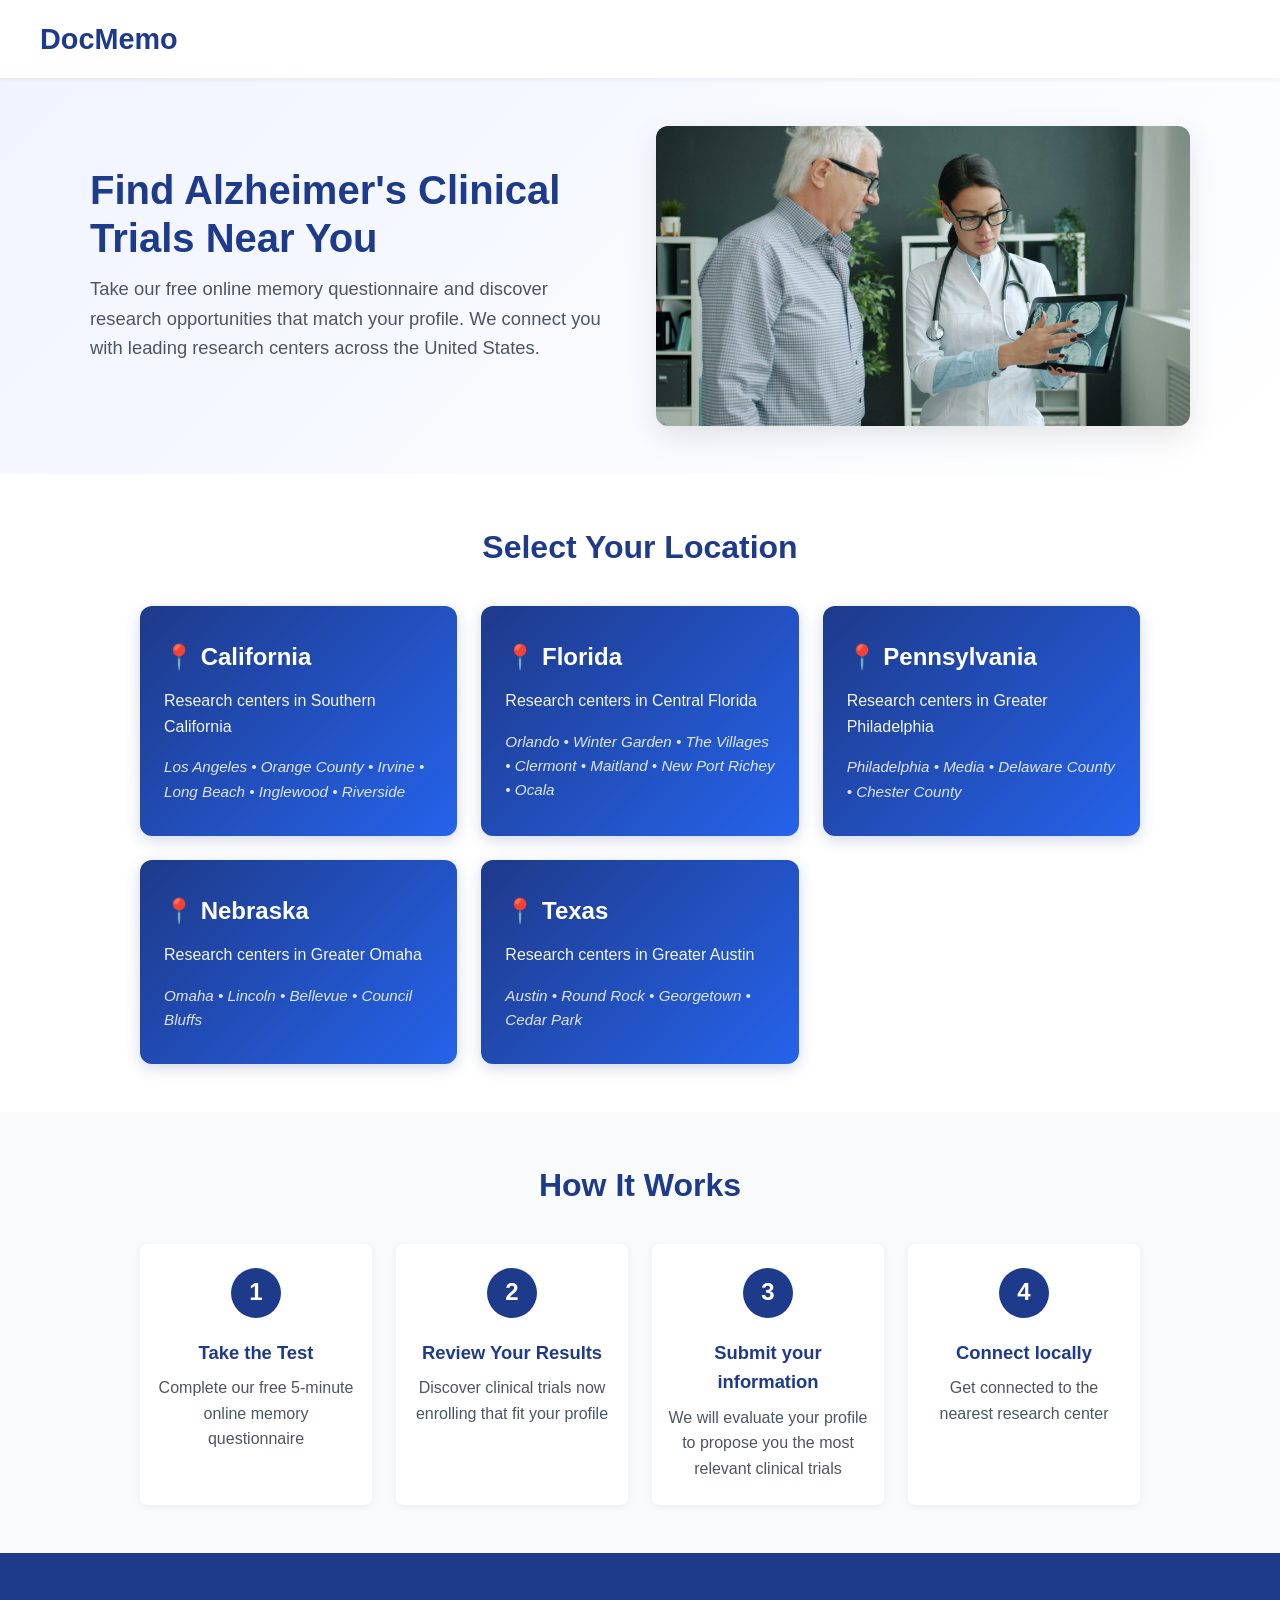
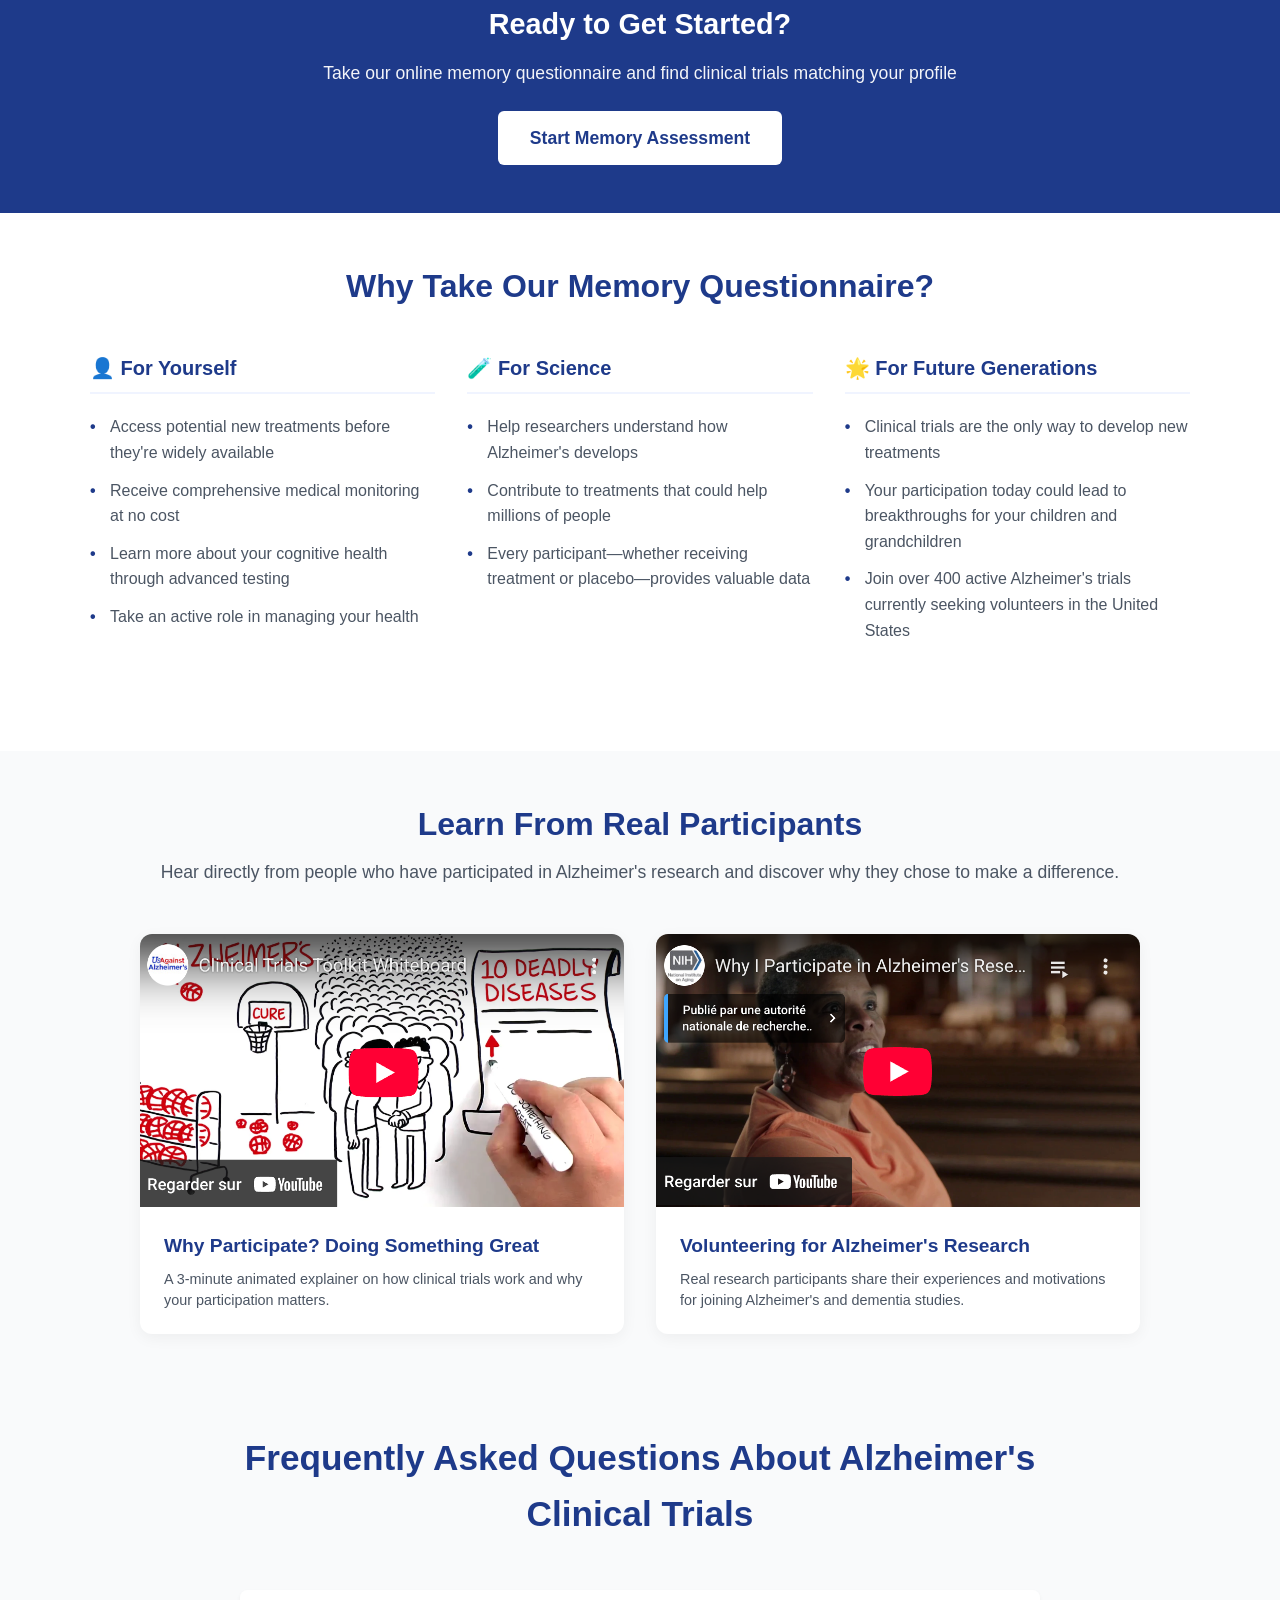
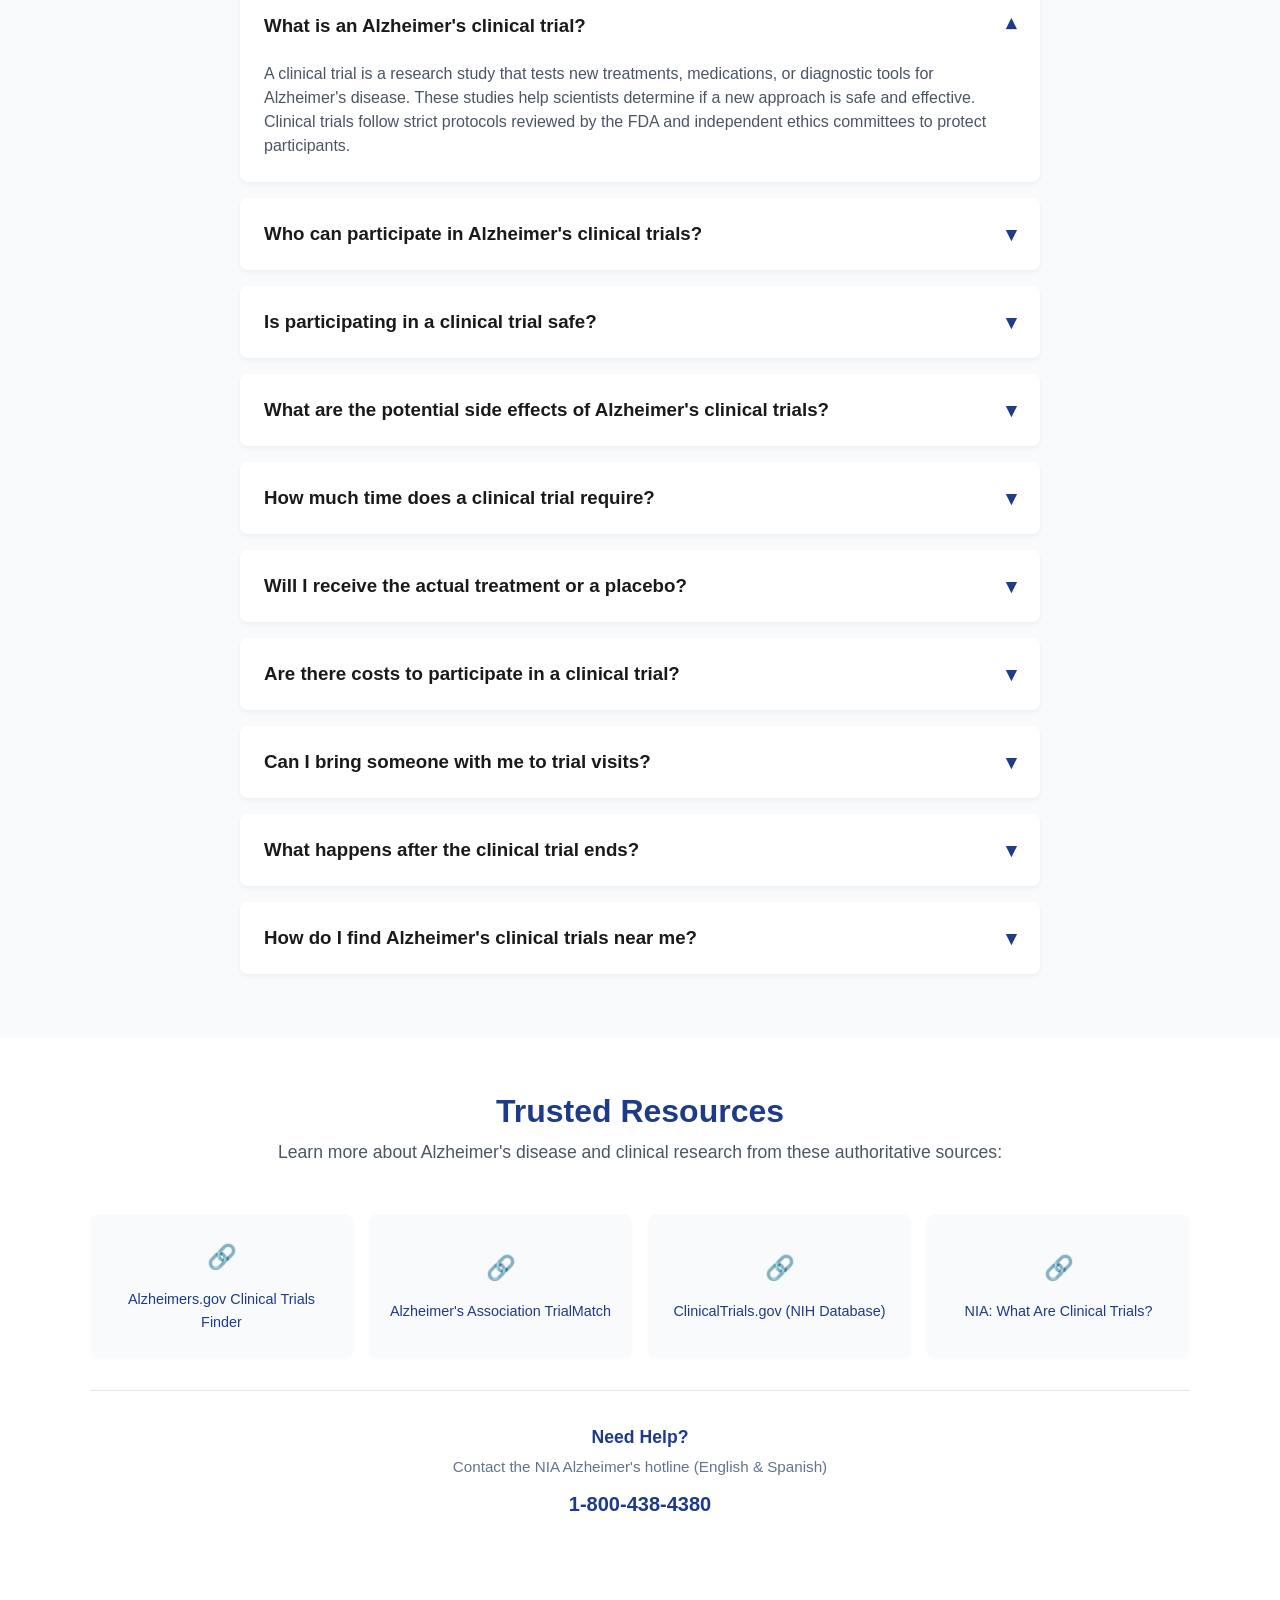
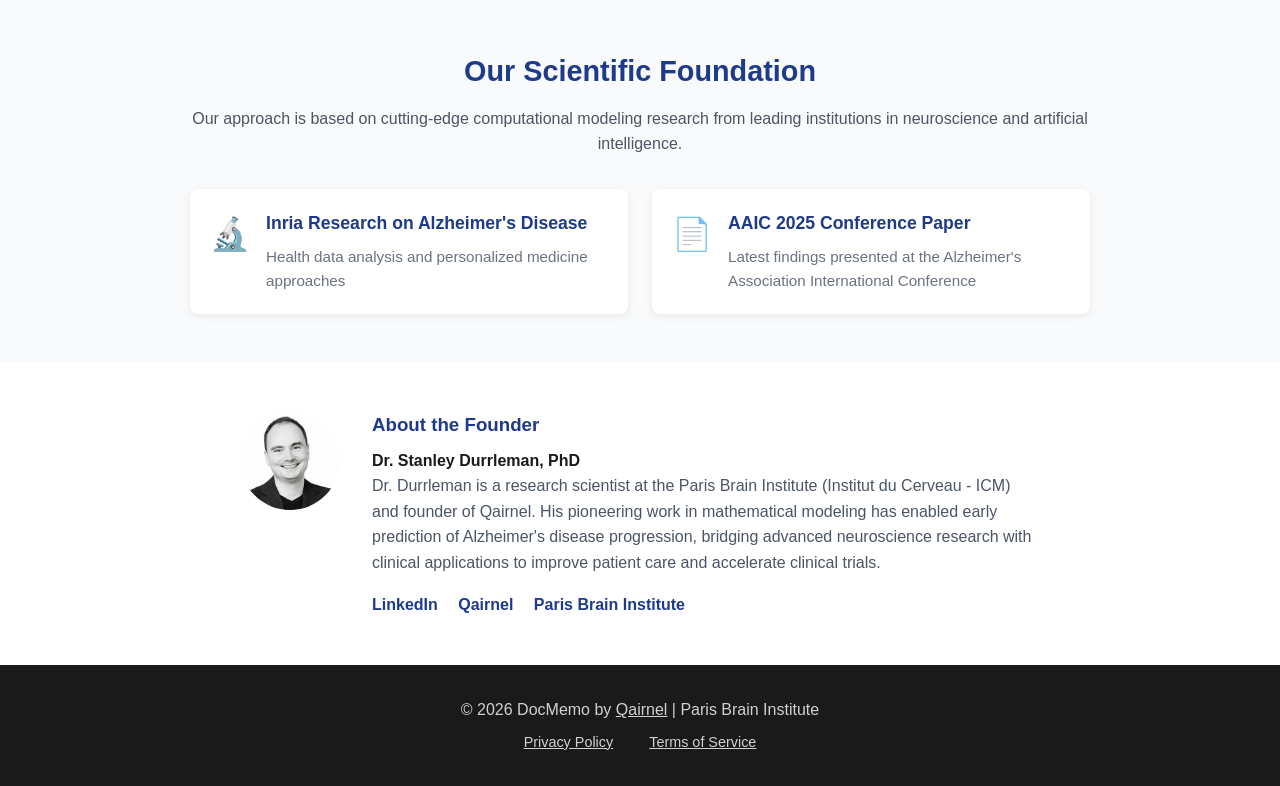
<file: index.html>
<!DOCTYPE html>
<html lang="en">

<head>
    <meta charset="UTF-8">
    <meta name="viewport" content="width=device-width, initial-scale=1.0">
    <meta name="description"
        content="Take a free 5-minute memory assessment. We match your medical profile with Alzheimer's clinical trials currently enrolling near you in California, Florida & Pennsylvania.">
    <meta name="keywords"
        content="alzheimer clinical trials, memory test for seniors, dementia test, cognitive test online, clinical research studies">
    <meta name="author" content="Dr. Stanley Durrleman, PhD - Paris Brain Institute">
    <meta property="og:title" content="Alzheimer's Clinical Trials Near You | Free Memory Screening | DocMemo">
    <meta property="og:description"
        content="Take a free 5-minute memory assessment. We match your medical profile with Alzheimer's clinical trials currently enrolling near you in California, Florida & Pennsylvania.">
    <meta property="og:image"
        content="https://alzheimer-research.docmemo.com/pictures/Alzheimer-clinical-trial-screening.jpg">
    <meta property="og:url" content="https://alzheimer-research.docmemo.com/">
    <meta property="og:type" content="website">

    <!-- Twitter Card data -->
    <meta name="twitter:card" content="summary_large_image">
    <meta name="twitter:title" content="Alzheimer's Clinical Trials Near You | Free Memory Screening | DocMemo">
    <meta name="twitter:description"
        content="Take a free 5-minute memory assessment. We match your medical profile with Alzheimer's clinical trials currently enrolling near you in California, Florida & Pennsylvania.">
    <meta name="twitter:image"
        content="https://alzheimer-research.docmemo.com/pictures/Alzheimer-clinical-trial-screening.jpg">

    <title>Alzheimer's Clinical Trials Near You | Free Memory Screening | DocMemo</title>
    <link rel="canonical" href="https://alzheimer-research.docmemo.com/">
    <link rel="icon" href="/pictures/brain.ico" type="image/x-icon">

    <script type="application/ld+json">
    {
      "@context": "https://schema.org",
      "@type": "FAQPage",
      "mainEntity": [
        {
          "@type": "Question",
          "name": "What is an Alzheimer's clinical trial?",
          "acceptedAnswer": {
            "@type": "Answer",
            "text": "A clinical trial is a research study that tests new treatments, medications, or diagnostic tools for Alzheimer's disease. These studies help scientists determine if a new approach is safe and effective. Clinical trials follow strict protocols reviewed by the FDA and independent ethics committees to protect participants."
          }
        },
        {
          "@type": "Question",
          "name": "Who can participate in Alzheimer's clinical trials?",
          "acceptedAnswer": {
            "@type": "Answer",
            "text": "Eligibility varies by study, but trials typically look for: Adults aged 50-85 with mild cognitive impairment or early-stage Alzheimer's; Healthy volunteers for prevention studies; Caregivers or 'study partners' who can attend visits with the participant. Each study has specific inclusion and exclusion criteria. Our free memory assessment helps determine which trials may be a good match for your profile."
          }
        },
        {
          "@type": "Question",
          "name": "Is participating in a clinical trial safe?",
          "acceptedAnswer": {
            "@type": "Answer",
            "text": "Patient safety is the top priority in every clinical trial. Multiple layers of protection exist: Institutional Review Boards (IRBs) review every study before it begins; Data Safety Monitoring Committees continuously monitor participant health; Informed consent ensures you understand all risks before joining; You can withdraw at any time without giving a reason."
          }
        },
        {
          "@type": "Question",
          "name": "What are the potential side effects of Alzheimer's clinical trials?",
          "acceptedAnswer": {
            "@type": "Answer",
            "text": "Side effects depend on the specific treatment being tested. Common experiences include: Infusion-related reactions (fever, headache, nausea) for IV medications; Discomfort from medical procedures (blood draws, MRI scans); For newer anti-amyloid therapies: some participants experience brain swelling or microbleeds (called ARIA), which are closely monitored through regular MRI scans. All known risks are explained before you decide to participate."
          }
        },
        {
          "@type": "Question",
          "name": "How much time does a clinical trial require?",
          "acceptedAnswer": {
            "@type": "Answer",
            "text": "Time commitment varies by study: Screening visit: 2-4 hours; Treatment visits: typically every 2-4 weeks, lasting 1-3 hours; Study duration: most Alzheimer's trials last 12-18 months. Some studies offer flexible scheduling and may cover transportation costs."
          }
        },
        {
          "@type": "Question",
          "name": "Will I receive the actual treatment or a placebo?",
          "acceptedAnswer": {
            "@type": "Answer",
            "text": "Many clinical trials use placebos (inactive treatments) to measure how well a new drug works. You may be randomly assigned to receive either the experimental treatment or the placebo. In most studies, neither you nor the research team will know which one you're receiving—this is called a 'double-blind' design. Even if you receive a placebo, you still contribute valuable data to Alzheimer's research. And all participants receive the same high-quality medical monitoring."
          }
        },
        {
          "@type": "Question",
          "name": "Are there costs to participate in a clinical trial?",
          "acceptedAnswer": {
            "@type": "Answer",
            "text": "Most Alzheimer's clinical trials cover: All study-related medical exams and tests; The experimental treatment; Some studies offer compensation for your time; Many reimburse travel expenses. You should never have to pay to participate in a clinical trial."
          }
        },
        {
          "@type": "Question",
          "name": "Can I bring someone with me to trial visits?",
          "acceptedAnswer": {
            "@type": "Answer",
            "text": "Yes. In fact, most Alzheimer's trials require a 'study partner'—a family member, friend, or caregiver who can: Attend study visits with you; Provide observations about your daily functioning; Help remember instructions from the research team. This is especially important for trials involving memory or cognitive assessments."
          }
        },
        {
          "@type": "Question",
          "name": "What happens after the clinical trial ends?",
          "acceptedAnswer": {
            "@type": "Answer",
            "text": "At the end of the study: You'll receive a final medical evaluation; The research team may share results with you; Some trials offer 'open-label extensions' where all participants can receive the experimental treatment; You'll return to your regular healthcare provider for ongoing care."
          }
        },
        {
          "@type": "Question",
          "name": "How do I find Alzheimer's clinical trials near me?",
          "acceptedAnswer": {
            "@type": "Answer",
            "text": "DocMemo makes it easy: 1. Take our free 5-minute memory assessment; 2. We match your profile with currently enrolling studies; 3. Get connected to research centers in your area. We partner with leading research institutions across California, Florida, and Pennsylvania."
          }
        }
      ]
    }
    </script>

    <style>
        * {
            margin: 0;
            padding: 0;
            box-sizing: border-box;
        }

        body {
            font-family: -apple-system, BlinkMacSystemFont, 'Segoe UI', 'Helvetica Neue', Arial, sans-serif;
            line-height: 1.6;
            color: #1a1a1a;
            background-color: #ffffff;
        }

        img {
            max-width: 100%;
            height: auto;
        }

        .header {
            background-color: #ffffff;
            padding: 1rem 2rem;
            box-shadow: 0 2px 4px rgba(0, 0, 0, 0.05);
            position: sticky;
            top: 0;
            z-index: 100;
        }

        .header-content {
            max-width: 1200px;
            margin: 0 auto;
            display: flex;
            justify-content: space-between;
            align-items: center;
        }

        .logo {
            font-size: 1.8rem;
            font-weight: 700;
            color: #1e3a8a;
        }

        .cta-button {
            background-color: #1e3a8a;
            color: white;
            padding: 0.75rem 1.5rem;
            border-radius: 6px;
            text-decoration: none;
            font-weight: 600;
            transition: background-color 0.3s;
        }

        .cta-button:hover {
            background-color: #1e40af;
        }

        .hero {
            background: linear-gradient(135deg, #f0f4ff 0%, #ffffff 100%);
            padding: 3rem 2rem;
        }

        .hero-content {
            max-width: 1100px;
            margin: 0 auto;
            display: grid;
            grid-template-columns: 1fr 1fr;
            gap: 2rem;
            align-items: center;
        }

        .hero-text h1 {
            font-size: 2.5rem;
            color: #1e3a8a;
            margin-bottom: 0.75rem;
            line-height: 1.2;
        }

        .hero-text p {
            font-size: 1.15rem;
            color: #4b5563;
            margin-bottom: 1.5rem;
        }

        .hero-image {
            text-align: right;
        }

        .hero-image img {
            max-width: 100%;
            height: auto;
            border-radius: 12px;
            box-shadow: 0 10px 30px rgba(0, 0, 0, 0.1);
            vertical-align: middle;
        }

        .locations-section {
            padding: 3rem 2rem;
            background-color: #ffffff;
        }

        .locations-content {
            max-width: 1000px;
            margin: 0 auto;
        }

        .locations-content h2 {
            text-align: center;
            font-size: 2rem;
            color: #1e3a8a;
            margin-bottom: 2rem;
        }

        .locations-grid {
            display: grid;
            grid-template-columns: repeat(auto-fit, minmax(300px, 1fr));
            gap: 1.5rem;
        }

        .location-card {
            background: linear-gradient(135deg, #1e3a8a 0%, #2563eb 100%);
            color: white;
            padding: 2rem 1.5rem;
            border-radius: 12px;
            text-decoration: none;
            transition: transform 0.3s, box-shadow 0.3s;
            box-shadow: 0 4px 15px rgba(30, 58, 138, 0.2);
            min-height: 160px;
        }

        .location-card:hover {
            transform: translateY(-5px);
            box-shadow: 0 8px 25px rgba(30, 58, 138, 0.3);
        }

        .location-card h3 {
            font-size: 1.5rem;
            margin-bottom: 0.75rem;
        }

        .location-card p {
            font-size: 1rem;
            opacity: 0.95;
            margin-bottom: 1rem;
        }

        .location-card .cities {
            font-size: 0.95rem;
            opacity: 0.85;
            font-style: italic;
        }

        .how-it-works {
            padding: 3rem 2rem;
            background-color: #f9fafb;
        }

        .how-it-works-content {
            max-width: 1000px;
            margin: 0 auto;
        }

        .how-it-works h2 {
            text-align: center;
            font-size: 2rem;
            color: #1e3a8a;
            margin-bottom: 2rem;
        }

        .steps {
            display: grid;
            grid-template-columns: repeat(4, 1fr);
            gap: 1.5rem;
        }

        .step {
            text-align: center;
            padding: 1.5rem 1rem;
            background-color: white;
            border-radius: 8px;
            box-shadow: 0 2px 8px rgba(0, 0, 0, 0.05);
        }

        .step-number {
            background-color: #1e3a8a;
            color: white;
            width: 50px;
            height: 50px;
            border-radius: 50%;
            display: flex;
            align-items: center;
            justify-content: center;
            margin: 0 auto 1.25rem;
            font-size: 1.5rem;
            font-weight: 700;
        }

        .step h3 {
            color: #1e3a8a;
            margin-bottom: 0.5rem;
            font-size: 1.15rem;
        }

        .step p {
            color: #4b5563;
        }

        .cta-section {
            background-color: #1e3a8a;
            color: white;
            padding: 3rem 2rem;
            text-align: center;
        }

        .cta-section h2 {
            font-size: 1.8rem;
            margin-bottom: 0.75rem;
        }

        .cta-section p {
            font-size: 1.1rem;
            margin-bottom: 1.5rem;
            opacity: 0.95;
        }

        .cta-button-large {
            background-color: white;
            color: #1e3a8a;
            padding: 0.8rem 2rem;
            border-radius: 6px;
            text-decoration: none;
            font-weight: 700;
            font-size: 1.1rem;
            display: inline-block;
            transition: transform 0.3s;
        }

        .cta-button-large:hover {
            transform: translateY(-2px);
        }

        .why-participate {
            padding: 3rem 2rem;
            background-color: #ffffff;
        }

        .why-participate-content {
            max-width: 1100px;
            margin: 0 auto;
        }

        .why-participate h2 {
            text-align: center;
            font-size: 2rem;
            color: #1e3a8a;
            margin-bottom: 2.5rem;
        }

        .benefits-grid {
            display: grid;
            grid-template-columns: repeat(3, 1fr);
            gap: 2rem;
            margin-bottom: 3rem;
        }

        .benefit-card h3 {
            color: #1e3a8a;
            font-size: 1.25rem;
            margin-bottom: 1.25rem;
            padding-bottom: 0.5rem;
            border-bottom: 2px solid #f0f4ff;
        }

        .benefit-card ul {
            list-style: none;
        }

        .benefit-card li {
            position: relative;
            padding-left: 1.25rem;
            margin-bottom: 0.75rem;
            color: #4b5563;
            font-size: 1rem;
        }

        .benefit-card li::before {
            content: "•";
            color: #1e3a8a;
            font-weight: bold;
            position: absolute;
            left: 0;
        }

        .videos-section {
            padding: 3rem 2rem;
            background-color: #f9fafb;
        }

        .videos-content {
            max-width: 1000px;
            margin: 0 auto;
        }

        .videos-section h2 {
            text-align: center;
            font-size: 2rem;
            color: #1e3a8a;
            margin-bottom: 2.5rem;
        }

        .video-grid {
            display: grid;
            grid-template-columns: repeat(auto-fit, minmax(350px, 1fr));
            gap: 2rem;
        }

        .video-card {
            background: white;
            border-radius: 12px;
            overflow: hidden;
            box-shadow: 0 4px 15px rgba(0, 0, 0, 0.05);
            transition: transform 0.3s;
        }

        .video-card:hover {
            transform: translateY(-5px);
        }

        .video-wrapper {
            position: relative;
            padding-bottom: 56.25%;
            height: 0;
        }

        .video-wrapper iframe,
        .video-wrapper a {
            position: absolute;
            top: 0;
            left: 0;
            width: 100%;
            height: 100%;
            border: 0;
        }

        .video-wrapper a {
            display: block;
        }

        .video-wrapper img {
            position: absolute;
            top: 0;
            left: 0;
            width: 100%;
            height: 100%;
            object-fit: cover;
            border: 0;
        }

        .video-info {
            padding: 1.5rem;
        }

        .video-info h3 {
            color: #1e3a8a;
            margin-bottom: 0.5rem;
            font-size: 1.2rem;
        }

        .video-info p {
            color: #4b5563;
            font-size: 0.9rem;
            line-height: 1.4;
        }

        .accordion-section {
            padding: 3rem 2rem;
            background-color: #f9fafb;
        }

        .accordion-container {
            max-width: 800px;
            margin: 0 auto;
        }

        .accordion-item {
            background-color: white;
            border-radius: 8px;
            margin-bottom: 1rem;
            box-shadow: 0 2px 4px rgba(0, 0, 0, 0.05);
            overflow: hidden;
        }

        .accordion-header {
            padding: 1.25rem 1.5rem;
            cursor: pointer;
            display: flex;
            justify-content: space-between;
            align-items: center;
            background-color: white;
            transition: background-color 0.3s;
            user-select: none;
        }

        .accordion-header:hover {
            background-color: #f0f4ff;
        }

        .accordion-header h2 {
            font-size: 1.1rem;
            color: #1e3a8a;
            margin: 0;
            font-weight: 600;
            text-align: left;
        }

        .accordion-icon {
            color: #1e3a8a;
            font-weight: bold;
            font-size: 1.25rem;
            transition: transform 0.3s;
            margin-left: 1rem;
        }

        .accordion-item.active .accordion-icon {
            transform: rotate(180deg);
        }

        .accordion-content {
            max-height: 0;
            overflow: hidden;
            transition: max-height 0.3s ease-out;
            padding: 0 1.5rem;
        }

        .accordion-item.active .accordion-content {
            padding-bottom: 1.5rem;
        }

        .accordion-content ul {
            margin: 1rem 0 1rem 1.25rem;
            color: #4b5563;
        }

        .accordion-content p {
            color: #4b5563;
            line-height: 1.5;
        }

        .accordion-content li {
            margin-bottom: 0.5rem;
            font-size: 1rem;
        }

        .resources-section {
            padding: 3rem 2rem;
            background-color: #ffffff;
        }

        .resources-content {
            max-width: 1100px;
            margin: 0 auto;
        }

        .resources-section h2 {
            text-align: center;
            font-size: 2rem;
            color: #1e3a8a;
            margin-bottom: 2rem;
        }

        .resource-list {
            display: grid;
            grid-template-columns: repeat(4, 1fr);
            gap: 1rem;
            margin-bottom: 2rem;
        }

        .resource-item {
            display: flex;
            flex-direction: column;
            align-items: center;
            justify-content: center;
            text-align: center;
            padding: 1.5rem 1rem;
            background: #f8fafc;
            border-radius: 8px;
            text-decoration: none;
            color: #1e3a8a;
            font-weight: 500;
            font-size: 0.9rem;
            transition: background 0.2s, transform 0.2s;
            box-shadow: 0 2px 4px rgba(0, 0, 0, 0.02);
        }

        .resource-item:hover {
            background: #f0f4ff;
            transform: translateY(-2px);
        }

        .resource-icon-top {
            font-size: 1.5rem;
            margin-bottom: 0.75rem;
        }

        .hotline-banner {
            border-top: 1px solid #e2e8f0;
            padding: 2rem 0;
            text-align: center;
            margin-top: 2rem;
        }

        .hotline-banner h3 {
            font-size: 1.1rem;
            color: #1e3a8a;
            margin-bottom: 0.25rem;
        }

        .hotline-banner p {
            color: #64748b;
            font-size: 0.95rem;
            margin-bottom: 0.5rem;
        }

        .hotline-number {
            font-size: 1.25rem;
            font-weight: 700;
            color: #1e3a8a;
            display: block;
        }

        .author-bio {
            padding: 3rem 2rem;
            background-color: #ffffff;
        }

        .author-content {
            max-width: 800px;
            margin: 0 auto;
            display: flex;
            gap: 2rem;
            align-items: flex-start;
        }

        .author-image {
            flex-shrink: 0;
        }

        .author-image img {
            width: 100px;
            height: 100px;
            border-radius: 50%;
            object-fit: cover;
        }

        .author-text h3 {
            color: #1e3a8a;
            margin-bottom: 0.5rem;
        }

        .author-text p {
            color: #4b5563;
            margin-bottom: 1rem;
        }

        .author-links a {
            color: #1e3a8a;
            text-decoration: none;
            margin-right: 1rem;
            font-weight: 600;
        }

        .research-section {
            padding: 3rem 2rem;
            background-color: #f9fafb;
        }

        .research-content {
            max-width: 900px;
            margin: 0 auto;
            text-align: center;
        }

        .research-content h2 {
            color: #1e3a8a;
            font-size: 1.8rem;
            margin-bottom: 0.75rem;
        }

        .research-content p {
            color: #4b5563;
            font-size: 1rem;
            margin-bottom: 2rem;
        }

        .research-links {
            display: grid;
            grid-template-columns: repeat(auto-fit, minmax(280px, 1fr));
            gap: 1.5rem;
            text-align: left;
        }

        .research-link {
            display: flex;
            gap: 1rem;
            padding: 1.25rem;
            background-color: white;
            border-radius: 8px;
            text-decoration: none;
            color: #1a1a1a;
            transition: transform 0.3s, box-shadow 0.3s;
            box-shadow: 0 2px 8px rgba(0, 0, 0, 0.08);
        }

        .research-link:hover {
            transform: translateY(-3px);
            box-shadow: 0 4px 15px rgba(30, 58, 138, 0.15);
        }

        .research-icon {
            font-size: 2rem;
            flex-shrink: 0;
        }

        .research-link strong {
            color: #1e3a8a;
            display: block;
            margin-bottom: 0.5rem;
            font-size: 1.1rem;
        }

        .research-link p {
            color: #6b7280;
            font-size: 0.95rem;
            margin: 0;
        }

        footer {
            background-color: #1a1a1a;
            color: white;
            padding: 2rem;
            text-align: center;
        }

        footer p {
            opacity: 0.8;
        }

        @media (max-width: 768px) {
            .hero-content {
                grid-template-columns: 1fr;
            }

            .hero-text h1 {
                font-size: 2rem;
            }

            .hero-text p {
                font-size: 1.1rem;
            }

            .hero-image {
                text-align: center;
                margin-top: 2rem;
            }

            .steps,
            .resource-list,
            .benefits-grid {
                grid-template-columns: 1fr;
            }

            .locations-grid {
                grid-template-columns: 1fr;
            }

            .author-content {
                flex-direction: column;
                text-align: center;
            }

            .research-links {
                grid-template-columns: 1fr;
            }
        }

        @media (max-width: 480px) {
            .video-grid {
                grid-template-columns: 1fr;
            }

            .hotline-number {
                font-size: 1.5rem;
            }
        }
    </style>
    <script type="application/ld+json">
    {
        "@context": "https://schema.org",
        "@type": "Organization",
        "name": "Qairnel",
        "location": {
            "@type": "Place",
            "address": {
                "@type": "PostalAddress",
                "streetAddress": "60 Broad Street",
                "addressLocality": "New York",
                "addressRegion": "NY",
                "postalCode": "10004",
                "addressCountry": "US"
            }
        }
    }
    </script>
</head>

<body>
    <header class="header">
        <div class="header-content">
            <a href="/" class="logo" style="text-decoration: none;">DocMemo</a>
        </div>
    </header>

    <main>
        <section class="hero">
            <div class="hero-content">
                <div class="hero-text">
                    <h1>Find Alzheimer's Clinical Trials Near You</h1>
                    <p>Take our free online memory questionnaire and discover research opportunities that match your
                        profile. We connect you with leading research centers across the United States.</p>
                </div>
                <div class="hero-image">
                    <img src="pictures/Alzheimer-clinical-trial-screening.webp" alt="Alzheimer clinical trial screening"
                        width="3840" height="2160" fetchpriority="high">
                </div>
            </div>
        </section>

        <section class="locations-section">
            <div class="locations-content">
                <h2>Select Your Location</h2>
                <div class="locations-grid">
                    <a href="/southern-california/" class="location-card">
                        <h3>📍 California</h3>
                        <p>Research centers in Southern California</p>
                        <div class="cities">Los Angeles • Orange County • Irvine • Long Beach • Inglewood • Riverside
                        </div>
                    </a>

                    <a href="/central-florida/" class="location-card">
                        <h3>📍 Florida</h3>
                        <p>Research centers in Central Florida</p>
                        <div class="cities">Orlando • Winter Garden • The Villages • Clermont • Maitland • New Port
                            Richey • Ocala</div>
                    </a>

                    <a href="/greater-philadelphia/" class="location-card">
                        <h3>📍 Pennsylvania</h3>
                        <p>Research centers in Greater Philadelphia</p>
                        <div class="cities">Philadelphia • Media • Delaware County • Chester County</div>
                    </a>

                    <a href="/greater-omaha/" class="location-card">
                        <h3>📍 Nebraska</h3>
                        <p>Research centers in Greater Omaha</p>
                        <div class="cities">Omaha • Lincoln • Bellevue • Council Bluffs</div>
                    </a>

                    <a href="/greater-austin/" class="location-card">
                        <h3>📍 Texas</h3>
                        <p>Research centers in Greater Austin</p>
                        <div class="cities">Austin • Round Rock • Georgetown • Cedar Park</div>
                    </a>
                </div>
            </div>
        </section>

        <section class="how-it-works">
            <div class="how-it-works-content">
                <h2>How It Works</h2>
                <div class="steps">
                    <div class="step">
                        <div class="step-number">1</div>
                        <h3>Take the Test</h3>
                        <p>Complete our free 5-minute online memory questionnaire</p>
                    </div>
                    <div class="step">
                        <div class="step-number">2</div>
                        <h3>Review Your Results</h3>
                        <p>Discover clinical trials now enrolling that fit your profile</p>
                    </div>
                    <div class="step">
                        <div class="step-number">3</div>
                        <h3>Submit your information</h3>
                        <p>We will evaluate your profile to propose you the most relevant clinical trials</p>
                    </div>
                    <div class="step">
                        <div class="step-number">4</div>
                        <h3>Connect locally</h3>
                        <p>Get connected to the nearest research center</p>
                    </div>
                </div>
            </div>
        </section>

        <section class="cta-section">
            <h2>Ready to Get Started?</h2>
            <p>Take our online memory questionnaire and find clinical trials matching your profile</p>
            <a href="https://docmemo.com/trial-finder" class="cta-button-large">Start Memory Assessment</a>
        </section>

        <section class="why-participate">
            <div class="why-participate-content">
                <h2>Why Take Our Memory Questionnaire?</h2>
                <div class="benefits-grid">
                    <div class="benefit-card">
                        <h3>👤 For Yourself</h3>
                        <ul>
                            <li>Access potential new treatments before they're widely available</li>
                            <li>Receive comprehensive medical monitoring at no cost</li>
                            <li>Learn more about your cognitive health through advanced testing</li>
                            <li>Take an active role in managing your health</li>
                        </ul>
                    </div>
                    <div class="benefit-card">
                        <h3>🧪 For Science</h3>
                        <ul>
                            <li>Help researchers understand how Alzheimer's develops</li>
                            <li>Contribute to treatments that could help millions of people</li>
                            <li>Every participant—whether receiving treatment or placebo—provides valuable data</li>
                        </ul>
                    </div>
                    <div class="benefit-card">
                        <h3>🌟 For Future Generations</h3>
                        <ul>
                            <li>Clinical trials are the only way to develop new treatments</li>
                            <li>Your participation today could lead to breakthroughs for your children and grandchildren
                            </li>
                            <li>Join over 400 active Alzheimer's trials currently seeking volunteers in the United
                                States</li>
                        </ul>
                    </div>
                </div>
            </div>
        </section>

        <section class="videos-section">
            <div class="videos-content">
                <h2>Learn From Real Participants</h2>
                <p
                    style="text-align: center; color: #4b5563; margin-top: -2rem; margin-bottom: 3rem; font-size: 1.1rem;">
                    Hear directly from people who have participated in Alzheimer's research and discover why they chose
                    to make a difference.</p>
                <div class="video-grid">
                    <div class="video-card">
                        <div class="video-wrapper">
                            <a href="https://www.youtube.com/watch?v=j2LLZ_nmtLg" target="_blank" rel="noopener noreferrer"
                                title="Watch: Why Participate? Doing Something Great (opens YouTube)">
                                <img src="pictures/UsAgainstAlzheimer_youtube.png"
                                    alt="Why Participate? Doing Something Great - Watch on YouTube"
                                    width="560" height="315" loading="lazy">
                            </a>
                        </div>
                        <div class="video-info">
                            <h3>Why Participate? Doing Something Great</h3>
                            <p>A 3-minute animated explainer on how clinical trials work and why your participation
                                matters.</p>
                        </div>
                    </div>
                    <div class="video-card">
                        <div class="video-wrapper">
                            <a href="https://www.youtube.com/playlist?list=PLmk21KJuZUM4STlwf65oF_V0vHfETSfEi" target="_blank" rel="noopener noreferrer"
                                title="Watch: Volunteering for Alzheimer's Research (opens YouTube)">
                                <img src="pictures/National_Institute_on_Aging_youtube.png"
                                    alt="Volunteering for Alzheimer's Research - Watch on YouTube"
                                    width="560" height="315" loading="lazy">
                            </a>
                        </div>
                        <div class="video-info">
                            <h3>Volunteering for Alzheimer's Research</h3>
                            <p>Real research participants share their experiences and motivations for joining
                                Alzheimer's and dementia studies.</p>
                        </div>
                    </div>
                </div>
            </div>
        </section>

        <section class="accordion-section">
            <div class="accordion-container">
                <h2 style="text-align: center; font-size: 2.2rem; color: #1e3a8a; margin-bottom: 3rem;">Frequently Asked
                    Questions About Alzheimer's Clinical Trials</h2>

                <div class="accordion-item active">
                    <div class="accordion-header">
                        <h3>What is an Alzheimer's clinical trial?</h3>
                        <span class="accordion-icon">▾</span>
                    </div>
                    <div class="accordion-content">
                        <p>A clinical trial is a research study that tests new treatments, medications, or diagnostic
                            tools for Alzheimer's disease. These studies help scientists determine if a new approach is
                            safe and effective. Clinical trials follow strict protocols reviewed by the FDA and
                            independent ethics committees to protect participants.</p>
                    </div>
                </div>

                <div class="accordion-item">
                    <div class="accordion-header">
                        <h3>Who can participate in Alzheimer's clinical trials?</h3>
                        <span class="accordion-icon">▾</span>
                    </div>
                    <div class="accordion-content">
                        <p>Eligibility varies by study, but trials typically look for:</p>
                        <ul>
                            <li>Adults aged 50-85 with mild cognitive impairment or early-stage Alzheimer's</li>
                            <li>Healthy volunteers for prevention studies</li>
                            <li>Caregivers or "study partners" who can attend visits with the participant</li>
                        </ul>
                        <p>Each study has specific inclusion and exclusion criteria. Our free memory assessment helps
                            determine which trials may be a good match for your profile.</p>
                    </div>
                </div>

                <div class="accordion-item">
                    <div class="accordion-header">
                        <h3>Is participating in a clinical trial safe?</h3>
                        <span class="accordion-icon">▾</span>
                    </div>
                    <div class="accordion-content">
                        <p>Patient safety is the top priority in every clinical trial. Multiple layers of protection
                            exist:</p>
                        <ul>
                            <li><strong>Institutional Review Boards (IRBs)</strong> review every study before it begins
                            </li>
                            <li><strong>Data Safety Monitoring Committees</strong> continuously monitor participant
                                health</li>
                            <li><strong>Informed consent</strong> ensures you understand all risks before joining</li>
                            <li><strong>You can withdraw at any time</strong> without giving a reason</li>
                        </ul>
                    </div>
                </div>

                <div class="accordion-item">
                    <div class="accordion-header">
                        <h3>What are the potential side effects of Alzheimer's clinical trials?</h3>
                        <span class="accordion-icon">▾</span>
                    </div>
                    <div class="accordion-content">
                        <p>Side effects depend on the specific treatment being tested. Common experiences include:</p>
                        <ul>
                            <li>Infusion-related reactions (fever, headache, nausea) for IV medications</li>
                            <li>Discomfort from medical procedures (blood draws, MRI scans)</li>
                            <li>For newer anti-amyloid therapies: some participants experience brain swelling or
                                microbleeds (called ARIA), which are closely monitored through regular MRI scans</li>
                        </ul>
                        <p>All known risks are explained before you decide to participate. The research team monitors
                            your health throughout the study.</p>
                    </div>
                </div>

                <div class="accordion-item">
                    <div class="accordion-header">
                        <h3>How much time does a clinical trial require?</h3>
                        <span class="accordion-icon">▾</span>
                    </div>
                    <div class="accordion-content">
                        <p>Time commitment varies by study:</p>
                        <ul>
                            <li><strong>Screening visit</strong>: 2-4 hours (medical exam, cognitive tests, informed
                                consent)</li>
                            <li><strong>Treatment visits</strong>: typically every 2-4 weeks, lasting 1-3 hours</li>
                            <li><strong>Study duration</strong>: most Alzheimer's trials last 12-18 months</li>
                        </ul>
                        <p>Some studies offer flexible scheduling and may cover transportation costs.</p>
                    </div>
                </div>

                <div class="accordion-item">
                    <div class="accordion-header">
                        <h3>Will I receive the actual treatment or a placebo?</h3>
                        <span class="accordion-icon">▾</span>
                    </div>
                    <div class="accordion-content">
                        <p>Many clinical trials use placebos (inactive treatments) to measure how well a new drug works.
                            You may be randomly assigned to receive either the experimental treatment or the placebo. In
                            most studies, neither you nor the research team will know which one you're receiving—this is
                            called a "double-blind" design.</p>
                        <p style="margin-top: 1rem;"><strong>Important:</strong> Even if you receive a placebo, you
                            still contribute valuable data to Alzheimer's research. And all participants receive the
                            same high-quality medical monitoring.</p>
                    </div>
                </div>

                <div class="accordion-item">
                    <div class="accordion-header">
                        <h3>Are there costs to participate in a clinical trial?</h3>
                        <span class="accordion-icon">▾</span>
                    </div>
                    <div class="accordion-content">
                        <p>Most Alzheimer's clinical trials cover:</p>
                        <ul>
                            <li>All study-related medical exams and tests</li>
                            <li>The experimental treatment</li>
                            <li>Some studies offer compensation for your time</li>
                            <li>Many reimburse travel expenses</li>
                        </ul>
                        <p>You should never have to pay to participate in a clinical trial. Ask the research team about
                            specific coverage before enrolling.</p>
                    </div>
                </div>

                <div class="accordion-item">
                    <div class="accordion-header">
                        <h3>Can I bring someone with me to trial visits?</h3>
                        <span class="accordion-icon">▾</span>
                    </div>
                    <div class="accordion-content">
                        <p>Yes. In fact, most Alzheimer's trials require a "study partner"—a family member, friend, or
                            caregiver who can:</p>
                        <ul>
                            <li>Attend study visits with you</li>
                            <li>Provide observations about your daily functioning</li>
                            <li>Help remember instructions from the research team</li>
                        </ul>
                        <p>This is especially important for trials involving memory or cognitive assessments.</p>
                    </div>
                </div>

                <div class="accordion-item">
                    <div class="accordion-header">
                        <h3>What happens after the clinical trial ends?</h3>
                        <span class="accordion-icon">▾</span>
                    </div>
                    <div class="accordion-content">
                        <p>At the end of the study:</p>
                        <ul>
                            <li>You'll receive a final medical evaluation</li>
                            <li>The research team may share results with you (though this can take months or years)</li>
                            <li>Some trials offer "open-label extensions" where all participants can receive the
                                experimental treatment</li>
                            <li>You'll return to your regular healthcare provider for ongoing care</li>
                        </ul>
                    </div>
                </div>

                <div class="accordion-item">
                    <div class="accordion-header">
                        <h3>How do I find Alzheimer's clinical trials near me?</h3>
                        <span class="accordion-icon">▾</span>
                    </div>
                    <div class="accordion-content">
                        <p>DocMemo makes it easy:</p>
                        <ol style="margin-top: 1rem; color: #4b5563;">
                            <li>Take our free 5-minute memory assessment</li>
                            <li>We match your profile with currently enrolling studies</li>
                            <li>Get connected to research centers in your area</li>
                        </ol>
                        <p style="margin-top: 1rem;">We partner with leading research institutions across California,
                            Florida, and Pennsylvania.</p>
                        <div style="margin-top: 2rem; text-align: center;">
                            <a href="https://docmemo.com/trial-finder" class="cta-button"
                                style="display: inline-block;">Start Memory Assessment →</a>
                        </div>
                    </div>
                </div>
            </div>
        </section>

        <section class="resources-section">
            <div class="resources-content">
                <h2>Trusted Resources</h2>
                <p
                    style="text-align: center; color: #4b5563; margin-top: -2rem; margin-bottom: 3rem; font-size: 1.1rem;">
                    Learn more about Alzheimer's disease and clinical research from these authoritative sources:</p>

                <div class="resource-list">
                    <a href="https://www.alzheimers.gov/clinical-trials" target="_blank" rel="noopener"
                        class="resource-item">
                        <span class="resource-icon-top">🔗</span> Alzheimers.gov Clinical Trials Finder
                    </a>
                    <a href="https://www.alz.org/trialmatch" target="_blank" rel="noopener" class="resource-item">
                        <span class="resource-icon-top">🔗</span> Alzheimer's Association TrialMatch
                    </a>
                    <a href="https://clinicaltrials.gov" target="_blank" rel="noopener" class="resource-item">
                        <span class="resource-icon-top">🔗</span> ClinicalTrials.gov (NIH Database)
                    </a>
                    <a href="https://www.nia.nih.gov/health/clinical-trials-and-studies" target="_blank" rel="noopener"
                        class="resource-item">
                        <span class="resource-icon-top">🔗</span> NIA: What Are Clinical Trials?
                    </a>
                </div>

                <div class="hotline-banner">
                    <h3>Need Help?</h3>
                    <p>Contact the NIA Alzheimer's hotline (English & Spanish)</p>
                    <span class="hotline-number">1-800-438-4380</span>
                </div>
            </div>
        </section>

        <section class="research-section">
            <div class="research-content">
                <h2>Our Scientific Foundation</h2>
                <p>Our approach is based on cutting-edge computational modeling research from leading institutions in
                    neuroscience and artificial intelligence.</p>
                <div class="research-links">
                    <a href="https://www.inria.fr/en/alzheimers-disease-health-data-analysis-personalized-medicine"
                        target="_blank" rel="noopener" class="research-link">
                        <span class="research-icon">🔬</span>
                        <div>
                            <strong>Inria Research on Alzheimer's Disease</strong>
                            <p>Health data analysis and personalized medicine approaches</p>
                        </div>
                    </a>
                    <a href="https://alz.confex.com/alz/2025/meetingapp.cgi/Paper/106802" target="_blank" rel="noopener"
                        class="research-link">
                        <span class="research-icon">📄</span>
                        <div>
                            <strong>AAIC 2025 Conference Paper</strong>
                            <p>Latest findings presented at the Alzheimer's Association International Conference</p>
                        </div>
                    </a>
                </div>
            </div>
        </section>

        <section class="author-bio">
            <div class="author-content">
                <div class="author-image">
                    <img src="pictures/Stanley-Durrleman.webp" alt="Dr. Stanley Durrleman" width="100" height="100">
                </div>
                <div class="author-text">
                    <h3>About the Founder</h3>
                    <h4>Dr. Stanley Durrleman, PhD</h4>
                    <p>Dr. Durrleman is a research scientist at the Paris Brain Institute (Institut du Cerveau - ICM)
                        and
                        founder of Qairnel. His pioneering work in mathematical modeling has enabled early prediction of
                        Alzheimer's disease progression, bridging advanced neuroscience research with clinical
                        applications
                        to improve patient care and accelerate clinical trials.</p>
                    <div class="author-links">
                        <a href="https://www.linkedin.com/in/stanley-durrleman/" target="_blank"
                            rel="noopener">LinkedIn</a>
                        <a href="https://qairnel.com" target="_blank" rel="noopener">Qairnel</a>
                        <a href="https://www.institutducerveau-icm.org/en/" target="_blank" rel="noopener">Paris Brain
                            Institute</a>
                    </div>
                </div>
            </div>
        </section>
    </main>

    <footer>
        <p>&copy; 2026 DocMemo by <a href="https://qairnel.com/" target="_blank" rel="noopener"
                style="color: white; text-decoration: underline;">Qairnel</a> | Paris Brain Institute
        </p>
        <p style="margin-top: 0.5rem; font-size: 0.9rem;">
            <a href="https://docmemo.com/privacy-policy" style="color: white; margin: 0 1rem;">Privacy Policy</a>
            <a href="https://docmemo.com/terms-conditions" style="color: white; margin: 0 1rem;">Terms of Service</a>
        </p>
    </footer>

    <script>
        document.addEventListener('DOMContentLoaded', function () {
            const headers = document.querySelectorAll('.accordion-header');

            function openItem(item) {
                const content = item.querySelector('.accordion-content');
                item.classList.add('active');
                // Read height
                const height = content.scrollHeight;
                // Write height in next frame
                requestAnimationFrame(() => {
                    content.style.maxHeight = height + "px";
                });
            }

            function closeItem(item) {
                const content = item.querySelector('.accordion-content');
                item.classList.remove('active');
                content.style.maxHeight = null;
            }

            // Initialize active items without layout thrashing
            const activeItems = document.querySelectorAll('.accordion-item.active');
            const initData = Array.from(activeItems).map(item => {
                const content = item.querySelector('.accordion-content');
                return { content, height: content.scrollHeight }; // Read phase
            });
            
            requestAnimationFrame(() => {
                initData.forEach(data => {
                    data.content.style.maxHeight = data.height + "px"; // Write phase
                });
            });

            headers.forEach(header => {
                header.addEventListener('click', function () {
                    const item = this.parentElement;
                    const isActive = item.classList.contains('active');

                    // Close all items
                    document.querySelectorAll('.accordion-item').forEach(otherItem => {
                        if (otherItem !== item) {
                            closeItem(otherItem);
                        }
                    });

                    // Toggle clicked item
                    if (isActive) {
                        closeItem(item);
                    } else {
                        openItem(item);
                    }
                });
            });
        });
    </script>
    <script type="application/ld+json">
    {
        "@context": "https://schema.org",
        "@type": "MedicalWebPage",
        "name": "Alzheimer's Clinical Trials Directory",
        "description": "Find Alzheimer's clinical trials and take free memory assessments across the United States",
        "serviceType": ["Memory Assessment", "Cognitive Testing", "Alzheimer Screening", "Dementia Testing", "Neuropsychological Evaluation"],
        "medicalSpecialty": ["Neurology", "Geriatrics", "Psychiatry", "Cognitive Neurology", "Memory Disorders"],
        "about": {
            "@type": "MedicalCondition",
            "name": "Alzheimer's Disease"
        },
        "areaServed": {
          "@type": "Country",
          "name": "United States"
        },
        "audience": {
            "@type": "Audience",
            "audienceType": "Patients with memory concerns, Family members, Healthcare professionals, Clinical trial participants, Retired person"
        },
        "founder": [{
            "@type": "Person",
            "name": "Dr. Stanley Durrleman",
            "jobTitle": "CEO / Co-founder",
            "description": "Researcher, PhD in applied mathematics, co-director of the Paris Brain Institute laboratory, Inria Académie des Sciences prize",
            "affiliation": {
                "@type": "Organization",
                "name": "Paris Brain Institute",
                "url": "https://www.institutducerveau-icm.org"
            }},
            {
            "@type": "Person",
            "name": "Igor Koval",
            "jobTitle": "CTO / Co-founder",
            "description": "Researcher, PhD in mathematics applied to neuroscience, Deep Learning lecturer"
            }
        ],
        "publisher": {
            "@type": "Organization",
            "name": "Qairnel",
            "url": "https://qairnel.com"
        },
        "hasOfferCatalog": {
            "@type": "OfferCatalog",
            "name": "Memory Assessment Services",
            "itemListElement": [
                {
                    "@type": "Offer",
                    "itemOffered": {
                        "@type": "MedicalService",
                        "name": "Free Memory Test Online",
                        "description": "Free cognitive assessment to detect memory disorders and early signs of dementia"
                    }
                },
                {
                    "@type": "Offer",
                    "itemOffered": {
                        "@type": "MedicalService",
                        "name": "Memory Clinical Trials",
                        "description": "Access to the latest clinical trials for memory disorders and Alzheimer's"
                    }
                }
            ]
        }
    }
</script>
    <script type="application/ld+json">
    {
        "@context": "https://schema.org",
        "@type": "Organization",
        "name": "DocMemo",
        "@id": "https://alzheimer-research.docmemo.com/",
        "url": "https://alzheimer-research.docmemo.com/",
        "description": "Online memory screening and Alzheimer's clinical trial matching for US residents.",
        "areaServed": {
            "@type": "Country",
            "name": "United States"
        },
        "availableLanguage": ["en"],
        "provider": {
            "@type": "Organization",
            "name": "Qairnel",
            "url": "https://qairnel.com"
        }
    }
</script>

</body>

</html>
</file>
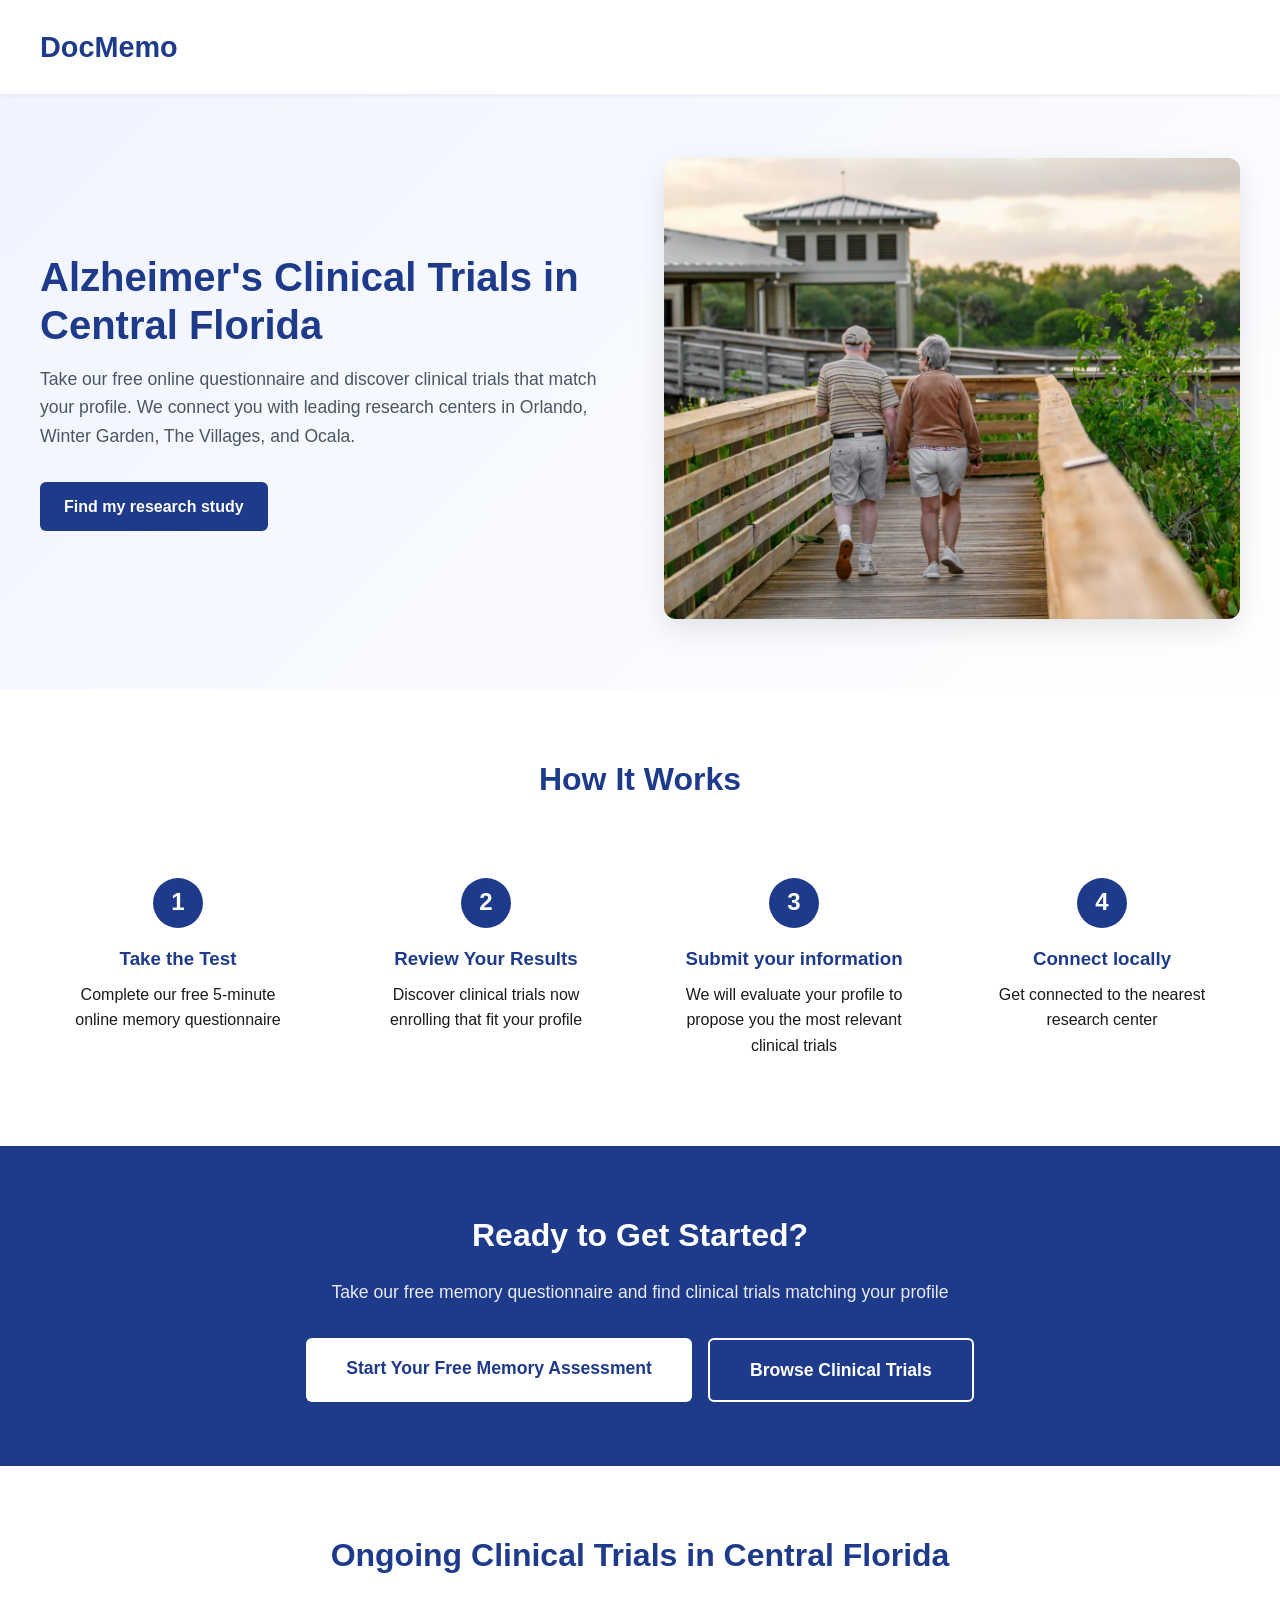
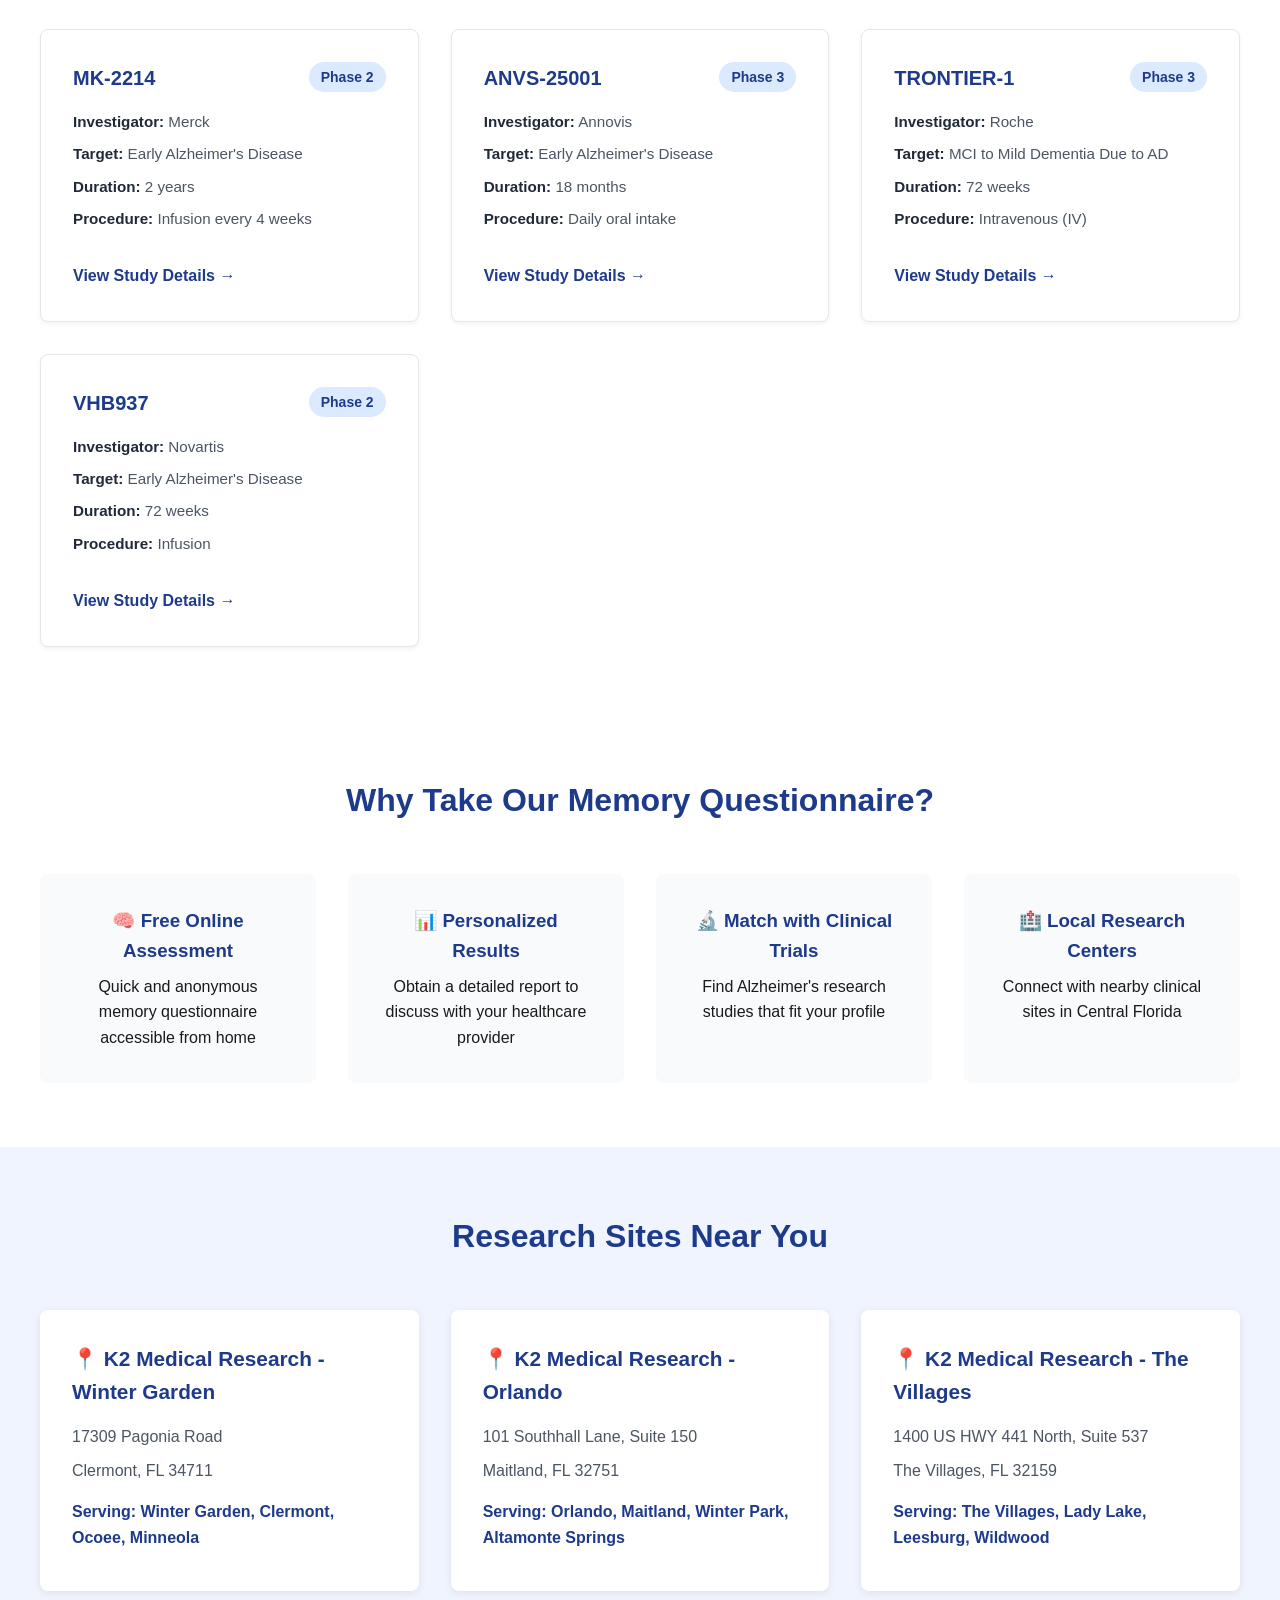
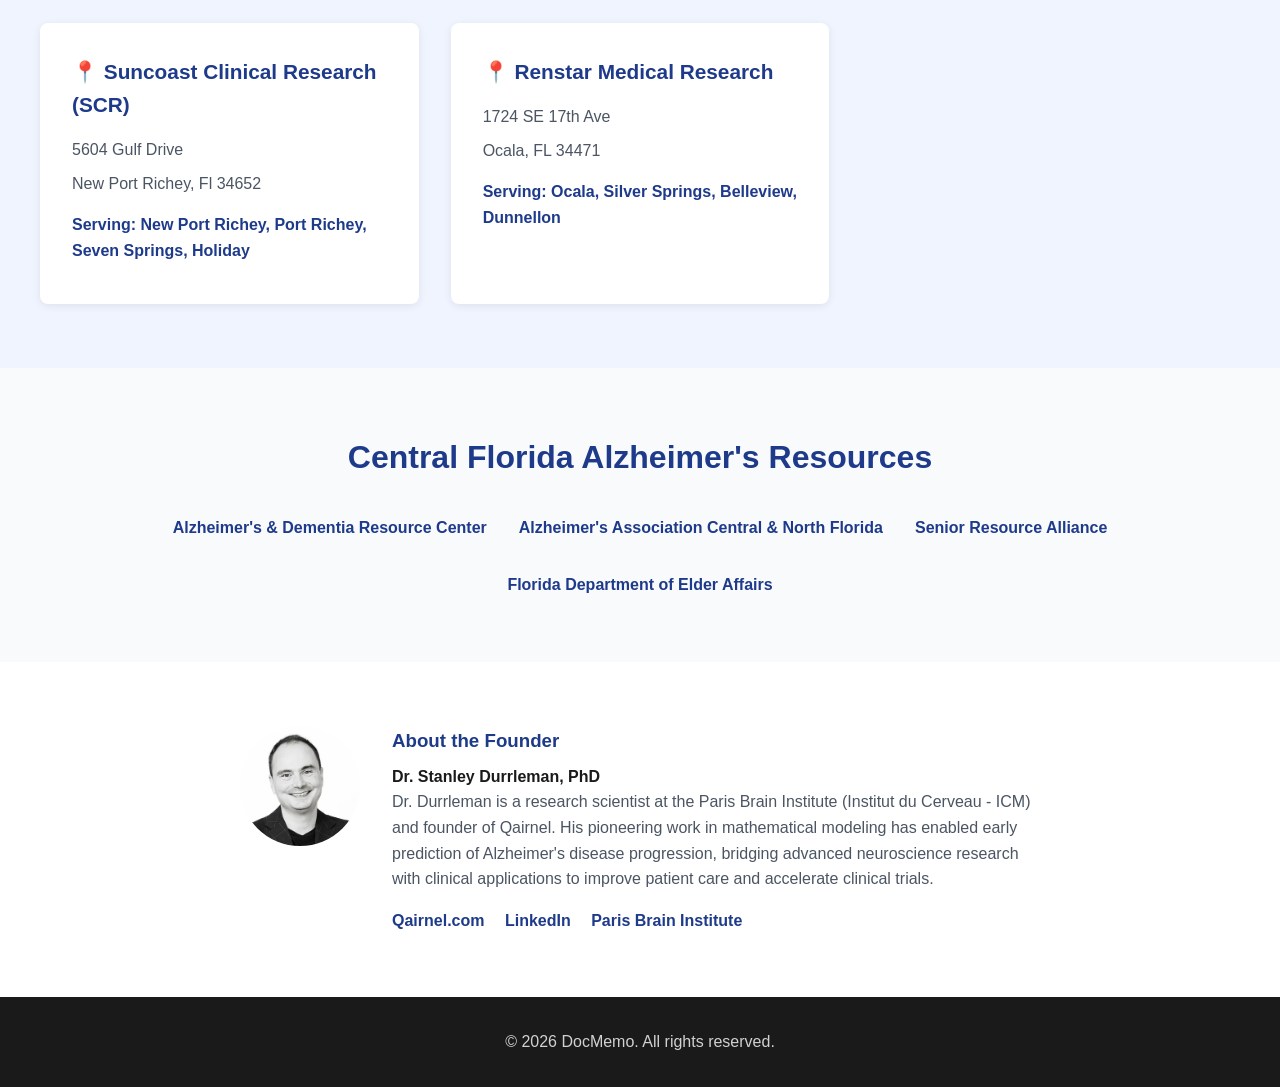
<file: central-florida/index.html>
<!DOCTYPE html>
<html lang="en">

<head>
    <meta charset="UTF-8">
    <meta name="viewport" content="width=device-width, initial-scale=1.0">
    <meta name="description"
        content="Free online memory questionnaire for Alzheimer's research. Find clinical trials in Orlando, Winter Garden, Clermont, The Villages, Ocala, and Central Florida.">
    <meta name="keywords"
        content="alzheimer clinical trial, memory test for seniors, dementia test, cognitive test online, Orlando clinical research, Ocala clinical research, Central Florida alzheimer studies, The Villages alzheimer research">
    <meta name="author" content="Dr. Stanley Durrleman, PhD - Paris Brain Institute">
    <meta property="og:title" content="Alzheimer's Clinical Trials in Central Florida | DocMemo">
    <meta property="og:description"
        content="Take our free memory questionnaire and connect with Alzheimer's research studies in Central Florida.">
    <meta property="og:image" content="https://alzheimer-research.docmemo.com/pictures/Senior-Florida.jpg">
    <meta property="og:url" content="https://alzheimer-research.docmemo.com/central-florida/">
    <meta property="og:type" content="website">

    <!-- Twitter Card data -->
    <meta name="twitter:card" content="summary_large_image">
    <meta name="twitter:title" content="Alzheimer's Clinical Trials in Central Florida | DocMemo">
    <meta name="twitter:description"
        content="Find Alzheimer's research studies in Orlando, Winter Garden, The Villages, and Ocala.">
    <meta name="twitter:image" content="https://alzheimer-research.docmemo.com/pictures/Senior-Florida.jpg">

    <title>Alzheimer's Clinical Trials in Central Florida | DocMemo</title>
    <link rel="canonical" href="https://alzheimer-research.docmemo.com/central-florida/">
    <link rel="icon" href="../../pictures/brain.ico" type="image/x-icon">

    <style>
        * {
            margin: 0;
            padding: 0;
            box-sizing: border-box;
        }

        body {
            font-family: -apple-system, BlinkMacSystemFont, 'Segoe UI', 'Helvetica Neue', Arial, sans-serif;
            line-height: 1.6;
            color: #1a1a1a;
            background-color: #ffffff;
        }

        img {
            max-width: 100%;
            height: auto;
        }

        .header {
            background-color: #ffffff;
            padding: 1.5rem 2rem;
            box-shadow: 0 2px 4px rgba(0, 0, 0, 0.05);
            position: sticky;
            top: 0;
            z-index: 100;
        }

        .header-content {
            max-width: 1200px;
            margin: 0 auto;
            display: flex;
            justify-content: space-between;
            align-items: center;
        }

        .logo {
            font-size: 1.8rem;
            font-weight: 700;
            color: #1e3a8a;
        }

        .cta-button {
            background-color: #1e3a8a;
            color: white;
            padding: 0.75rem 1.5rem;
            border-radius: 6px;
            text-decoration: none;
            font-weight: 600;
            transition: background-color 0.3s;
        }

        .cta-button:hover {
            background-color: #1e40af;
        }

        .cta-button-secondary {
            background-color: transparent;
            color: #1e3a8a;
            padding: 0.75rem 1.5rem;
            border: 2px solid #1e3a8a;
            border-radius: 6px;
            text-decoration: none;
            font-weight: 600;
            transition: all 0.3s;
        }

        .cta-button-secondary:hover {
            background-color: #1e3a8a;
            color: white;
        }

        .hero {
            background: linear-gradient(135deg, #f0f4ff 0%, #ffffff 100%);
            padding: 4rem 2rem;
        }

        .hero-content {
            max-width: 1200px;
            margin: 0 auto;
            display: grid;
            grid-template-columns: 1fr 1fr;
            gap: 3rem;
            align-items: center;
        }

        .hero-text h1 {
            font-size: 2.5rem;
            color: #1e3a8a;
            margin-bottom: 1rem;
            line-height: 1.2;
        }

        .hero-text p {
            font-size: 1.1rem;
            color: #4b5563;
            margin-bottom: 2rem;
        }

        .hero-image {
            text-align: right;
        }

        .hero-image img {
            max-width: 100%;
            height: auto;
            border-radius: 12px;
            box-shadow: 0 10px 30px rgba(0, 0, 0, 0.1);
        }

        .benefits {
            padding: 4rem 2rem;
            background-color: #ffffff;
        }

        .benefits-content {
            max-width: 1200px;
            margin: 0 auto;
        }

        .benefits h2 {
            text-align: center;
            font-size: 2rem;
            color: #1e3a8a;
            margin-bottom: 3rem;
        }

        .benefits-grid {
            display: grid;
            grid-template-columns: repeat(auto-fit, minmax(250px, 1fr));
            gap: 2rem;
        }

        .benefit-card {
            padding: 2rem;
            background-color: #f9fafb;
            border-radius: 8px;
            text-align: center;
        }

        .benefit-card h3 {
            color: #1e3a8a;
            margin-bottom: 0.5rem;
        }

        .locations {
            padding: 4rem 2rem;
            background-color: #f0f4ff;
        }

        .locations-content {
            max-width: 1200px;
            margin: 0 auto;
        }

        .locations h2 {
            text-align: center;
            font-size: 2rem;
            color: #1e3a8a;
            margin-bottom: 3rem;
        }

        .locations-grid {
            display: grid;
            grid-template-columns: repeat(auto-fit, minmax(280px, 1fr));
            gap: 2rem;
        }

        .location-card {
            background-color: white;
            padding: 2rem;
            border-radius: 8px;
            box-shadow: 0 2px 8px rgba(0, 0, 0, 0.08);
        }

        .location-card h3 {
            color: #1e3a8a;
            margin-bottom: 1rem;
            font-size: 1.3rem;
        }

        .location-card p {
            color: #4b5563;
            margin-bottom: 0.5rem;
        }

        .process {
            padding: 4rem 2rem;
            background-color: #ffffff;
        }

        .process-content {
            max-width: 1200px;
            margin: 0 auto;
        }

        .process h2 {
            text-align: center;
            font-size: 2rem;
            color: #1e3a8a;
            margin-bottom: 3rem;
        }

        .process-steps {
            display: grid;
            grid-template-columns: repeat(auto-fit, minmax(250px, 1fr));
            gap: 2rem;
        }

        .step {
            text-align: center;
            padding: 1.5rem;
        }

        .step-number {
            background-color: #1e3a8a;
            color: white;
            width: 50px;
            height: 50px;
            border-radius: 50%;
            display: flex;
            align-items: center;
            justify-content: center;
            margin: 0 auto 1rem;
            font-size: 1.5rem;
            font-weight: 700;
        }

        .step h3 {
            color: #1e3a8a;
            margin-bottom: 0.5rem;
        }

        .cta-section {
            background-color: #1e3a8a;
            color: white;
            padding: 4rem 2rem;
            text-align: center;
        }

        .cta-section h2 {
            font-size: 2rem;
            margin-bottom: 1rem;
        }

        .cta-section p {
            font-size: 1.1rem;
            margin-bottom: 2rem;
            opacity: 0.9;
        }

        .cta-button-large {
            background-color: white;
            color: #1e3a8a;
            padding: 1rem 2.5rem;
            border-radius: 6px;
            text-decoration: none;
            font-weight: 700;
            font-size: 1.1rem;
            display: inline-block;
            transition: transform 0.3s;
        }

        .cta-button-large:hover {
            transform: translateY(-2px);
        }

        .cta-button-large-secondary {
            background-color: transparent;
            color: white;
            padding: 1rem 2.5rem;
            border: 2px solid white;
            border-radius: 6px;
            text-decoration: none;
            font-weight: 700;
            font-size: 1.1rem;
            display: inline-block;
            transition: all 0.3s;
        }

        .cta-button-large-secondary:hover {
            background-color: white;
            color: #1e3a8a;
        }

        .resources {
            padding: 4rem 2rem;
            background-color: #f9fafb;
        }

        .resources-content {
            max-width: 1200px;
            margin: 0 auto;
        }

        .resources h2 {
            text-align: center;
            font-size: 2rem;
            color: #1e3a8a;
            margin-bottom: 2rem;
        }

        .resources-links {
            display: flex;
            flex-wrap: wrap;
            justify-content: center;
            gap: 2rem;
        }

        .resources-links a {
            color: #1e3a8a;
            text-decoration: none;
            font-weight: 600;
        }

        .resources-links a:hover {
            text-decoration: underline;
        }

        .author-bio {
            padding: 4rem 2rem;
            background-color: #ffffff;
        }

        .author-content {
            max-width: 800px;
            margin: 0 auto;
            display: flex;
            gap: 2rem;
            align-items: flex-start;
        }

        .author-image {
            flex-shrink: 0;
        }

        .author-image img {
            width: 120px;
            height: 120px;
            border-radius: 50%;
            object-fit: cover;
        }

        .author-text h3 {
            color: #1e3a8a;
            margin-bottom: 0.5rem;
        }

        .author-text p {
            color: #4b5563;
            margin-bottom: 1rem;
        }

        .author-links a {
            color: #1e3a8a;
            text-decoration: none;
            margin-right: 1rem;
            font-weight: 600;
        }

        footer {
            background-color: #1a1a1a;
            color: white;
            padding: 2rem;
            text-align: center;
        }

        footer p {
            opacity: 0.8;
        }

        @media (max-width: 768px) {
            .hero-content {
                grid-template-columns: 1fr;
            }

            .hero-text h1 {
                font-size: 2rem;
            }

            .hero-image {
                text-align: center;
            }

            .author-content {
                flex-direction: column;
                text-align: center;
            }
        }

        .content-section {
            padding: 4rem 2rem;
        }

        .content-container {
            max-width: 800px;
            margin: 0 auto;
        }

        .content-container h2 {
            font-size: 2rem;
            color: #1e3a8a;
            margin-bottom: 2rem;
            text-align: center;
        }

        .content-container h3 {
            font-size: 1.5rem;
            color: #1e3a8a;
            margin-top: 2.5rem;
            margin-bottom: 1rem;
        }

        .content-container p {
            margin-bottom: 1.5rem;
            color: #4b5563;
            font-size: 1.1rem;
            line-height: 1.8;
        }

        .content-container ul {
            margin-bottom: 1.5rem;
            padding-left: 1.5rem;
            color: #4b5563;
        }

        .content-container li {
            margin-bottom: 0.75rem;
            font-size: 1.1rem;
        }

        .bg-gray {
            background-color: #f9fafb;
        }

        .bg-white {
            background-color: #ffffff;
        }

        .bg-blue-light {
            background-color: #f0f4ff;
        }



        /* Utility to hide elements if needed, though not strictly necessary if we restructure HTML */

        .trials {
            padding: 4rem 2rem;
            background-color: #ffffff;
        }

        .trials-content {
            max-width: 1200px;
            margin: 0 auto;
        }

        .trials h2 {
            text-align: center;
            font-size: 2rem;
            color: #1e3a8a;
            margin-bottom: 3rem;
        }

        .trials-grid {
            display: grid;
            grid-template-columns: repeat(auto-fit, minmax(300px, 1fr));
            gap: 2rem;
        }

        .trial-card {
            background-color: white;
            padding: 2rem;
            border-radius: 8px;
            border: 1px solid #e5e7eb;
            box-shadow: 0 2px 4px rgba(0, 0, 0, 0.05);
            display: flex;
            flex-direction: column;
            transition: transform 0.3s, box-shadow 0.3s;
        }

        .trial-card:hover {
            transform: translateY(-2px);
            box-shadow: 0 10px 15px rgba(0, 0, 0, 0.1);
            border-color: #1e3a8a;
        }

        .trial-header {
            display: flex;
            justify-content: space-between;
            align-items: flex-start;
            margin-bottom: 1rem;
        }

        .trial-header h3 {
            color: #1e3a8a;
            font-size: 1.25rem;
            margin: 0;
        }

        .trial-badge {
            background-color: #dbeafe;
            color: #1e3a8a;
            padding: 0.25rem 0.75rem;
            border-radius: 9999px;
            font-size: 0.875rem;
            font-weight: 600;
            white-space: nowrap;
        }

        .trial-details {
            flex-grow: 1;
            margin-bottom: 1.5rem;
        }

        .trial-details p {
            margin-bottom: 0.5rem;
            color: #4b5563;
            font-size: 0.95rem;
        }

        .trial-details strong {
            color: #1f2937;
        }

        .trial-link {
            color: #1e3a8a;
            text-decoration: none;
            font-weight: 600;
            display: inline-flex;
            align-items: center;
            transition: color 0.3s;
        }

        .trial-link:hover {
            color: #1e40af;
            text-decoration: underline;
        }
    </style>
    <script type="application/ld+json">
    {
        "@context": "https://schema.org",
        "@type": "Organization",
        "name": "Qairnel",
        "location": {
            "@type": "Place",
            "address": {
                "@type": "PostalAddress",
                "streetAddress": "60 Broad Street",
                "addressLocality": "New York",
                "addressRegion": "NY",
                "postalCode": "10004",
                "addressCountry": "US"
            }
        }
    }
    </script>
</head>

<body>
    <header class="header">
        <div class="header-content">
            <a href="/" class="logo" style="text-decoration: none;">DocMemo</a>
        </div>
    </header>

    <main>
        <section class="hero">
            <div class="hero-content">
                <div class="hero-text">
                    <h1>Alzheimer's Clinical Trials in Central Florida</h1>
                    <p>Take our free online questionnaire and discover clinical trials that match your profile.
                        We connect you with leading research centers in Orlando, Winter Garden, The Villages, and Ocala.</p>
                    <div style="display: flex; gap: 1rem; flex-wrap: wrap;">
                        <a href="https://docmemo.com/trial-finder" class="cta-button">Find my research study</a>
                    </div>
                </div>
                <div class="hero-image">
                    <img src="../../pictures/Senior-Florida.webp" alt="Senior couple in Central Florida participating in Alzheimer's clinical trial" width="1200" height="960" fetchpriority="high">
                </div>
            </div>
        </section>



        <section class="process">
            <div class="process-content">
                <h2>How It Works</h2>
                <div class="process-steps">
                    <div class="step">
                        <div class="step-number">1</div>
                        <h3>Take the Test</h3>
                        <p>Complete our free 5-minute online memory questionnaire</p>
                    </div>
                    <div class="step">
                        <div class="step-number">2</div>
                        <h3>Review Your Results</h3>
                        <p>Discover clinical trials now enrolling that fit your profile</p>
                    </div>
                    <div class="step">
                        <div class="step-number">3</div>
                        <h3>Submit your information</h3>
                        <p>We will evaluate your profile to propose you the most relevant clinical trials</p>
                    </div>
                    <div class="step">
                        <div class="step-number">4</div>
                        <h3>Connect locally</h3>
                        <p>Get connected to the nearest research center</p>
                    </div>
                </div>
            </div>
        </section>

        <section class="cta-section">
            <h2>Ready to Get Started?</h2>
            <p>Take our free memory questionnaire and find clinical trials matching your profile</p>
            <div style="display: flex; gap: 1rem; justify-content: center; flex-wrap: wrap;">
                <a href="https://docmemo.com/trial-finder" class="cta-button-large">Start Your Free Memory
                    Assessment</a>
                <a href="https://docmemo.com/clinical-trials" class="cta-button-large-secondary">Browse Clinical
                    Trials</a>
            </div>
        </section>

        <section class="trials">
            <div class="trials-content">
                <h2>Ongoing Clinical Trials in Central Florida</h2>
                <div class="trials-grid">
                    <!-- MK2214 -->
                    <div class="trial-card">
                        <div class="trial-header">
                            <h3>MK-2214</h3>
                            <span class="trial-badge">Phase 2</span>
                        </div>
                        <div class="trial-details">
                            <p><strong>Investigator:</strong> Merck</p>
                            <p><strong>Target:</strong> Early Alzheimer's Disease</p>
                            <p><strong>Duration:</strong> 2 years</p>
                            <p><strong>Procedure:</strong> Infusion every 4 weeks</p>
                        </div>
                        <a href="https://clinicaltrials.gov/study/NCT07033494" target="_blank" rel="noopener"
                            class="trial-link">View Study Details →</a>
                    </div>

                    <!-- ANVS_25001 -->
                    <div class="trial-card">
                        <div class="trial-header">
                            <h3>ANVS-25001</h3>
                            <span class="trial-badge">Phase 3</span>
                        </div>
                        <div class="trial-details">
                            <p><strong>Investigator:</strong> Annovis</p>
                            <p><strong>Target:</strong> Early Alzheimer's Disease</p>
                            <p><strong>Duration:</strong> 18 months</p>
                            <p><strong>Procedure:</strong> Daily oral intake</p>
                        </div>
                        <a href="https://clinicaltrials.gov/study/NCT06709014" target="_blank" rel="noopener"
                            class="trial-link">View Study Details →</a>
                    </div>

                    <!-- TRONTIER_1 -->
                    <div class="trial-card">
                        <div class="trial-header">
                            <h3>TRONTIER-1</h3>
                            <span class="trial-badge">Phase 3</span>
                        </div>
                        <div class="trial-details">
                            <p><strong>Investigator:</strong> Roche</p>
                            <p><strong>Target:</strong> MCI to Mild Dementia Due to AD</p>
                            <p><strong>Duration:</strong> 72 weeks</p>
                            <p><strong>Procedure:</strong> Intravenous (IV)</p>
                        </div>
                        <a href="https://clinicaltrials.gov/study/NCT07169578?id=NCT07169578" target="_blank"
                            rel="noopener" class="trial-link">View Study Details →</a>
                    </div>

                    <!-- VHB937 -->
                    <div class="trial-card">
                        <div class="trial-header">
                            <h3>VHB937</h3>
                            <span class="trial-badge">Phase 2</span>
                        </div>
                        <div class="trial-details">
                            <p><strong>Investigator:</strong> Novartis</p>
                            <p><strong>Target:</strong> Early Alzheimer's Disease</p>
                            <p><strong>Duration:</strong> 72 weeks</p>
                            <p><strong>Procedure:</strong> Infusion</p>
                        </div>
                        <a href="https://clinicaltrials.gov/study/NCT07094516" target="_blank" rel="noopener"
                            class="trial-link">View Study Details →</a>
                    </div>
                </div>
            </div>
        </section>

        <section class="benefits">
            <div class="benefits-content">
                <h2>Why Take Our Memory Questionnaire?</h2>
                <div class="benefits-grid">
                    <div class="benefit-card">
                        <h3>🧠 Free Online Assessment</h3>
                        <p>Quick and anonymous memory questionnaire accessible from home</p>
                    </div>
                    <div class="benefit-card">
                        <h3>📊 Personalized Results</h3>
                        <p>Obtain a detailed report to discuss with your healthcare provider</p>
                    </div>
                    <div class="benefit-card">
                        <h3>🔬 Match with Clinical Trials</h3>
                        <p>Find Alzheimer's research studies that fit your profile</p>
                    </div>
                    <div class="benefit-card">
                        <h3>🏥 Local Research Centers</h3>
                        <p>Connect with nearby clinical sites in Central Florida</p>
                    </div>
                </div>
            </div>
        </section>

        <section class="locations">
            <div class="locations-content">
                <h2>Research Sites Near You</h2>
                <div class="locations-grid">
                    <div class="location-card">
                        <h3>📍 K2 Medical Research - Winter Garden</h3>
                        <p>17309 Pagonia Road</p>
                        <p>Clermont, FL 34711</p>
                        <p style="margin-top: 1rem; color: #1e3a8a; font-weight: 600;">Serving: Winter Garden, Clermont,
                            Ocoee, Minneola</p>
                    </div>
                    <div class="location-card">
                        <h3>📍 K2 Medical Research - Orlando</h3>
                        <p>101 Southhall Lane, Suite 150</p>
                        <p>Maitland, FL 32751</p>
                        <p style="margin-top: 1rem; color: #1e3a8a; font-weight: 600;">Serving: Orlando, Maitland,
                            Winter Park, Altamonte Springs</p>
                    </div>
                    <div class="location-card">
                        <h3>📍 K2 Medical Research - The Villages</h3>
                        <p>1400 US HWY 441 North, Suite 537</p>
                        <p>The Villages, FL 32159</p>
                        <p style="margin-top: 1rem; color: #1e3a8a; font-weight: 600;">Serving: The Villages, Lady Lake,
                            Leesburg, Wildwood</p>
                    </div>
                    <div class="location-card">
                        <h3>📍 Suncoast Clinical Research (SCR)</h3>
                        <p>5604 Gulf Drive</p>
                        <p>New Port Richey, Fl 34652</p>
                        <p style="margin-top: 1rem; color: #1e3a8a; font-weight: 600;">Serving: New Port Richey, Port
                            Richey, Seven Springs, Holiday</p>
                    </div>
                    <div class="location-card">
                        <h3>📍 Renstar Medical Research</h3>
                        <p>1724 SE 17th Ave</p>
                        <p>Ocala, FL 34471</p>
                        <p style="margin-top: 1rem; color: #1e3a8a; font-weight: 600;">Serving: Ocala, Silver Springs, Belleview, Dunnellon</p>
                    </div>
                </div>
            </div>
        </section>

        <section class="resources">
            <div class="resources-content">
                <h2>Central Florida Alzheimer's Resources</h2>
                <div class="resources-links">
                    <a href="https://www.adrccares.org/" target="_blank" rel="noopener">Alzheimer's & Dementia Resource
                        Center</a>
                    <a href="https://www.alz.org/cnfl" target="_blank" rel="noopener">Alzheimer's Association Central &
                        North Florida</a>
                    <a href="https://www.seniorresourcealliance.org/" target="_blank" rel="noopener">Senior Resource
                        Alliance</a>
                    <a href="https://elderaffairs.org/" target="_blank" rel="noopener">Florida Department of Elder
                        Affairs</a>
                </div>
            </div>
        </section>

        <section class="author-bio">
            <div class="author-content">
                <div class="author-image">
                    <img src="../../pictures/Stanley-Durrleman.webp" alt="Dr. Stanley Durrleman" width="120" height="120">
                </div>
                <div class="author-text">
                    <h3>About the Founder</h3>
                    <h4>Dr. Stanley Durrleman, PhD</h4>
                    <p>Dr. Durrleman is a research scientist at the Paris Brain Institute (Institut du Cerveau - ICM)
                        and
                        founder of Qairnel. His pioneering work in mathematical modeling has enabled early prediction of
                        Alzheimer's disease progression, bridging advanced neuroscience research with clinical
                        applications
                        to improve patient care and accelerate clinical trials.</p>
                    <div class="author-links">
                        <a href="https://qairnel.com/" target="_blank" rel="noopener">Qairnel.com</a>
                        <a href="https://www.linkedin.com/in/stanley-durrleman-1725336/" target="_blank"
                            rel="noopener">LinkedIn</a>
                        <a href="https://www.institutducerveau-icm.org/en/" target="_blank" rel="noopener">Paris Brain
                            Institute</a>
                    </div>
                </div>
            </div>
        </section>
    </main>

    <footer>
        <p>&copy; 2026 DocMemo. All rights reserved.</p>
    </footer>


    <script type="application/ld+json">
    {
        "@context": "https://schema.org",
        "@type": "MedicalWebPage",
        "name": "Alzheimer's Clinical Trials in Central Florida",
        "description": "Find Alzheimer's clinical trials and take free memory assessments in Orlando, Winter Garden, The Villages, and Ocala, Florida.",
        "serviceType": ["Memory Assessment", "Cognitive Testing", "Alzheimer Screening", "Dementia Testing"],
        "medicalSpecialty": "Neurology",
        "about": {
            "@type": "MedicalCondition",
            "name": "Alzheimer's Disease"
        },
        "areaServed": {
            "@type": "State",
            "name": "Florida"
        }
    }
    </script>
    <script type="application/ld+json">
    {
        "@context": "https://schema.org",
        "@type": "Organization",
        "name": "DocMemo",
        "@id": "https://alzheimer-research.docmemo.com/",
        "url": "https://alzheimer-research.docmemo.com/",
        "description": "Online memory screening and Alzheimer's clinical trial matching for US residents.",
        "areaServed": {
            "@type": "Country",
            "name": "United States"
        },
        "availableLanguage": ["en"],
        "provider": {
            "@type": "Organization",
            "name": "Qairnel",
            "url": "https://qairnel.com"
        }
    }
    </script>
    <script type="application/ld+json">
    {
        "@context": "https://schema.org",
        "@type": "BreadcrumbList",
        "itemListElement": [{
            "@type": "ListItem",
            "position": 1,
            "name": "Home",
            "item": "https://alzheimer-research.docmemo.com/"
        }, {
            "@type": "ListItem",
            "position": 2,
            "name": "Central Florida",
            "item": "https://alzheimer-research.docmemo.com/central-florida/"
        }]
    }
    </script>
</body>

</html>
</file>
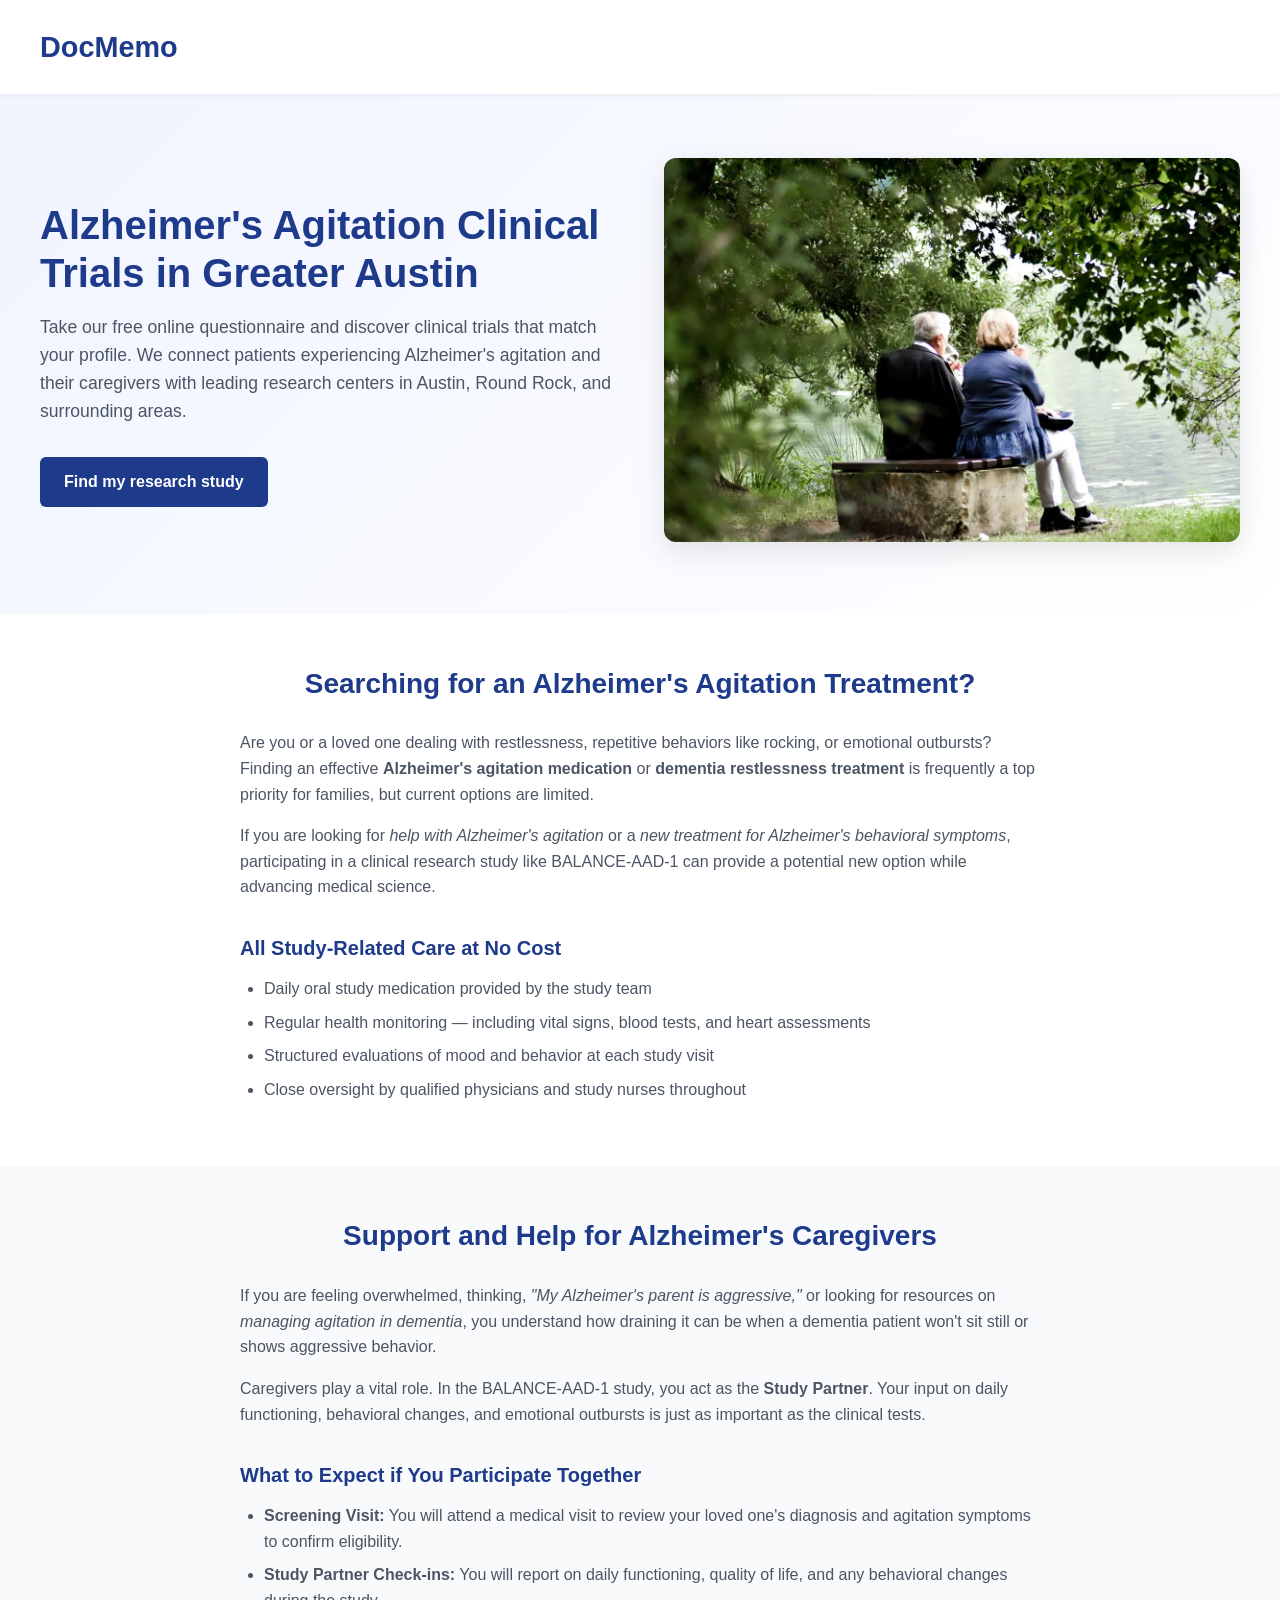
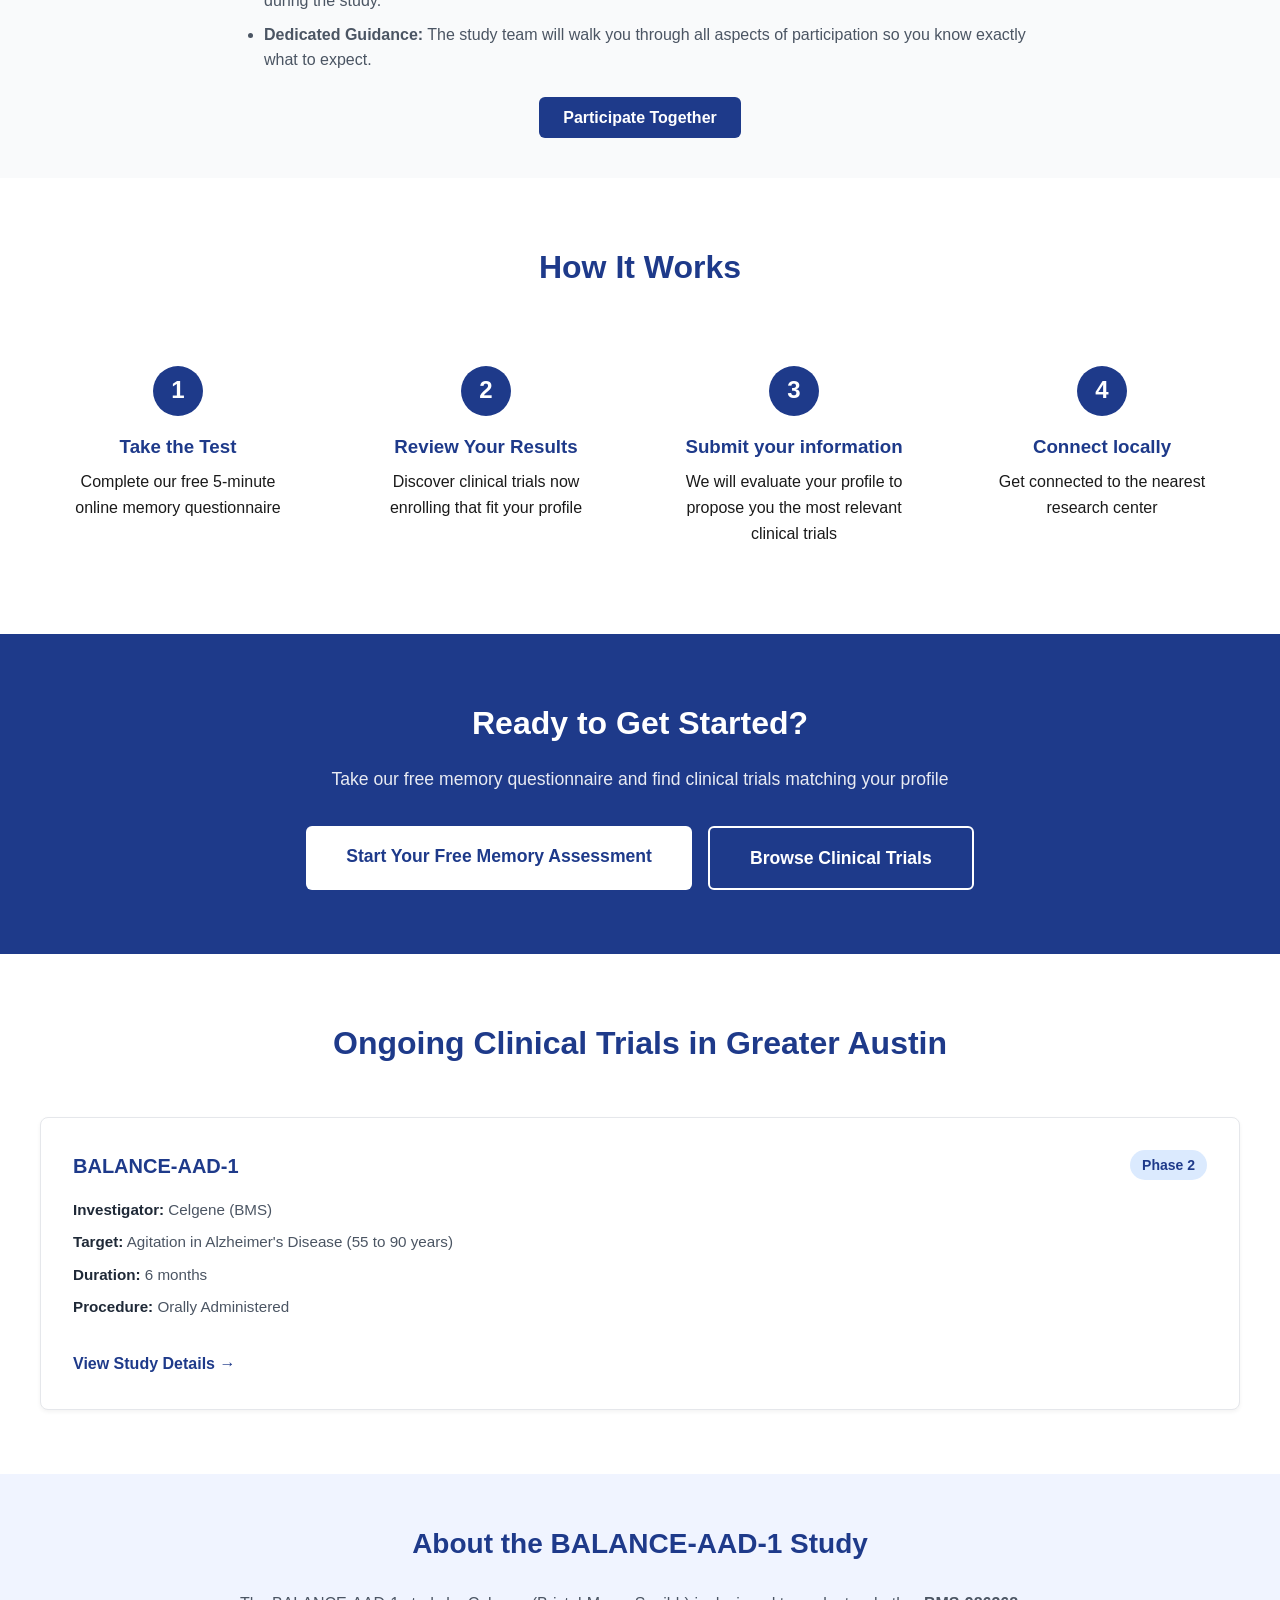
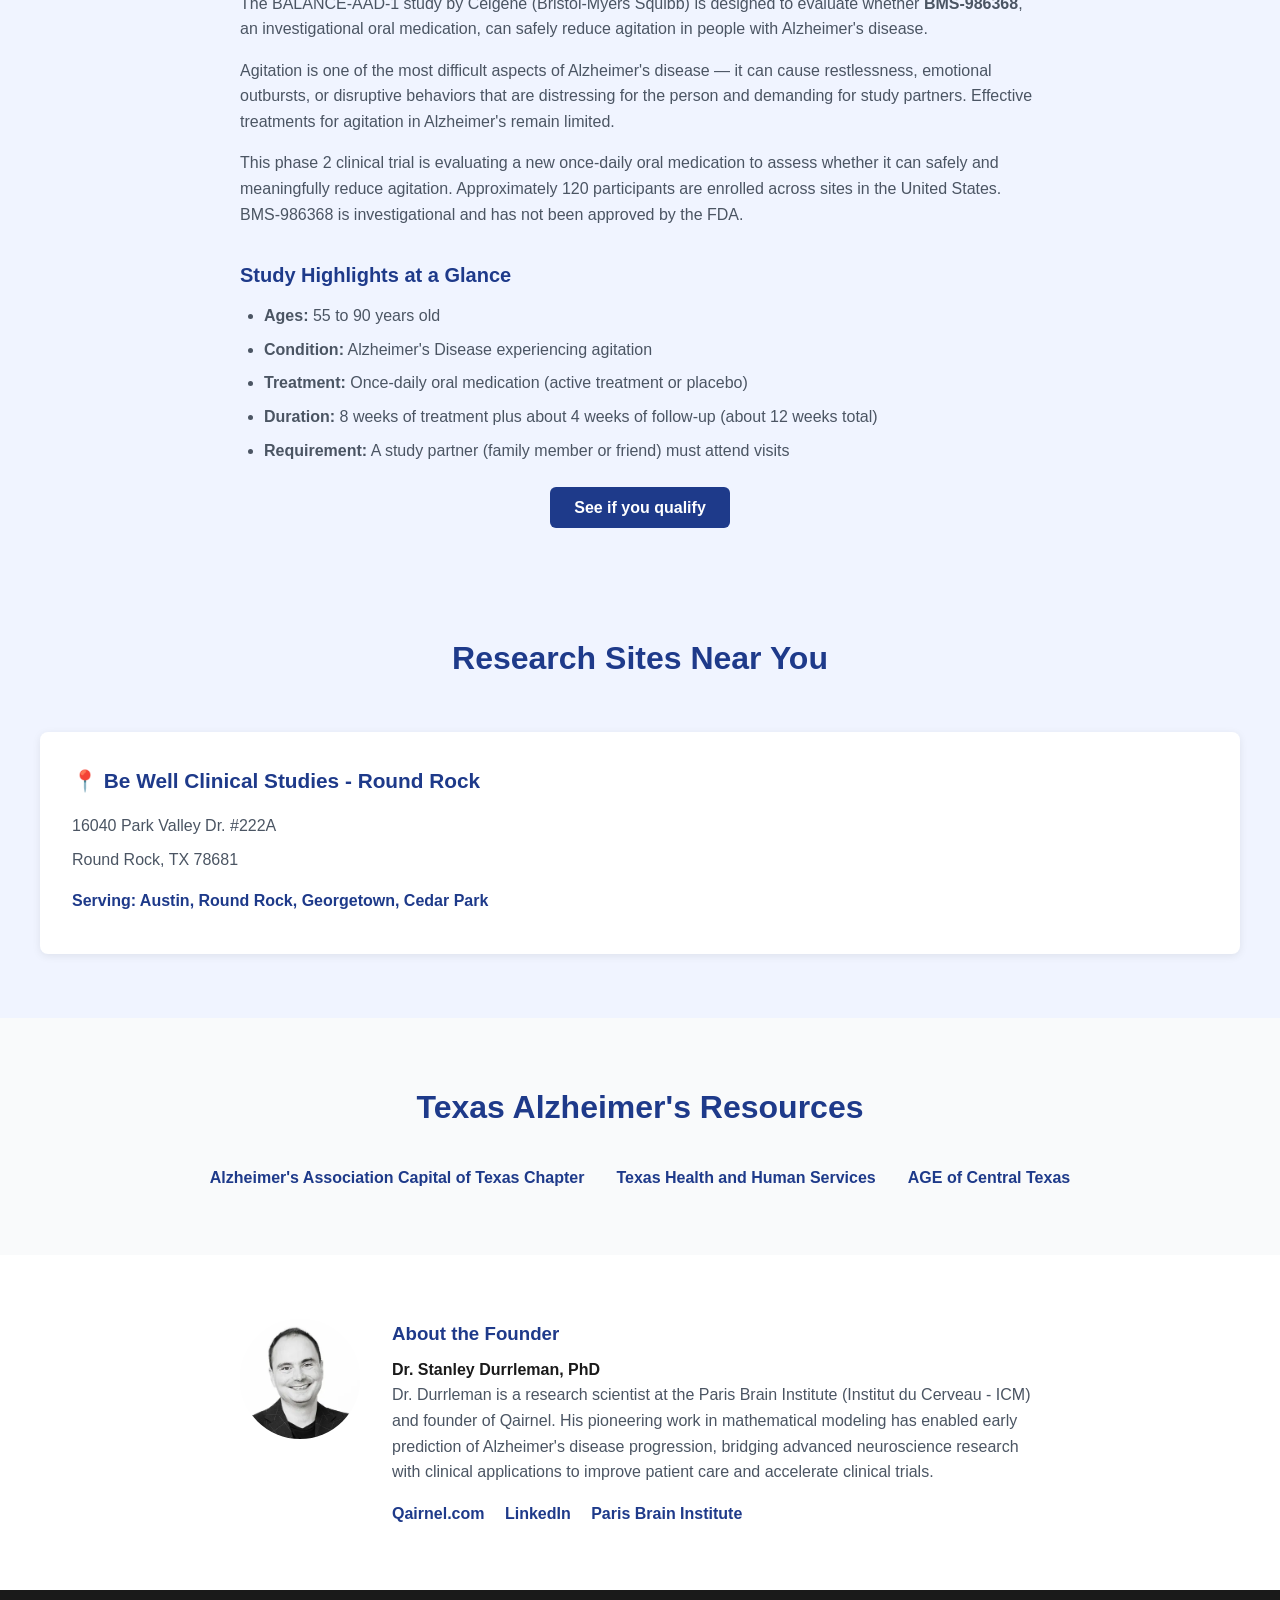
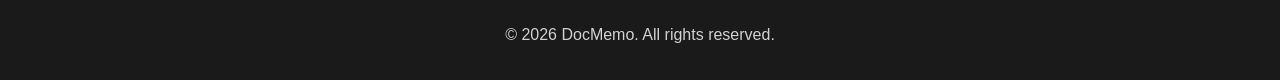
<file: greater-austin/index.html>
<!DOCTYPE html>
<html lang="en">

<head>
    <meta charset="UTF-8">
    <meta name="viewport" content="width=device-width, initial-scale=1.0">
    <meta name="description"
        content="Searching for an Alzheimer's agitation treatment? Find a new clinical study for Alzheimer's agitation medication, dementia restlessness treatment, and caregiver help in Greater Austin.">
    <meta name="keywords"
        content="alzheimer's agitation treatment, alzheimer's agitation medication, alzheimer's agitation drug, dementia agitation treatment, alzheimer's restlessness treatment, alzheimer's aggression treatment, alzheimer's agitation help, how to treat agitation in alzheimer, alzheimer's behavioral symptoms treatment, dementia aggression medication, alzheimer's patient aggressive behavior, dementia restlessness medication, alzheimer's anger outbursts treatment, alzheimer agitation new treatment, dementia behavioral problems solution, help with alzheimer's agitation, alzheimer's caregiver agitation, dementia aggressive behavior help, alzheimer's wandering treatment, managing agitation in dementia, my alzheimer's parent is aggressive, alzheimer's caregiver resources, dealing with alzheimer's aggression, dementia patient won't sit still, alzheimer's repetitive behavior treatment, how to calm alzheimer's patient, alzheimer's emotional outbursts help, alzheimer caregiver agitation support, dementia family member aggressive options">
    <meta name="author" content="Dr. Stanley Durrleman, PhD - Paris Brain Institute">
    <meta property="og:title" content="Alzheimer's Agitation Treatment & Caregiver Help | Greater Austin">
    <meta property="og:description"
        content="Need help with an Alzheimer's patient's aggressive behavior? Discover a new oral medication being tested for Alzheimer's agitation in Greater Austin.">
    <meta property="og:image" content="https://alzheimer-research.docmemo.com/pictures/Seniors_Texas.jpg">
    <meta property="og:url" content="https://alzheimer-research.docmemo.com/greater-austin/">
    <meta property="og:type" content="website">

    <!-- Twitter Card data -->
    <meta name="twitter:card" content="summary_large_image">
    <meta name="twitter:title" content="Alzheimer's Agitation Medication Study | Greater Austin">
    <meta name="twitter:description"
        content="Find options for Alzheimer's restlessness treatment and emotional outbursts help. Clinical study now enrolling in Austin, TX.">
    <meta name="twitter:image" content="https://alzheimer-research.docmemo.com/pictures/Seniors_Texas.jpg">

    <title>Alzheimer's Agitation Treatment & Medication Study in Greater Austin</title>
    <link rel="canonical" href="https://alzheimer-research.docmemo.com/greater-austin/">
    <link rel="icon" href="../../pictures/brain.ico" type="image/x-icon">

    <style>
        * {
            margin: 0;
            padding: 0;
            box-sizing: border-box;
        }

        body {
            font-family: -apple-system, BlinkMacSystemFont, 'Segoe UI', 'Helvetica Neue', Arial, sans-serif;
            line-height: 1.6;
            color: #1a1a1a;
            background-color: #ffffff;
        }

        img {
            max-width: 100%;
            height: auto;
        }

        .header {
            background-color: #ffffff;
            padding: 1.5rem 2rem;
            box-shadow: 0 2px 4px rgba(0, 0, 0, 0.05);
            position: sticky;
            top: 0;
            z-index: 100;
        }

        .header-content {
            max-width: 1200px;
            margin: 0 auto;
            display: flex;
            justify-content: space-between;
            align-items: center;
        }

        .logo {
            font-size: 1.8rem;
            font-weight: 700;
            color: #1e3a8a;
        }

        .cta-button {
            background-color: #1e3a8a;
            color: white;
            padding: 0.75rem 1.5rem;
            border-radius: 6px;
            text-decoration: none;
            font-weight: 600;
            transition: background-color 0.3s;
        }

        .cta-button:hover {
            background-color: #1e40af;
        }

        .cta-button-secondary {
            background-color: transparent;
            color: #1e3a8a;
            padding: 0.75rem 1.5rem;
            border: 2px solid #1e3a8a;
            border-radius: 6px;
            text-decoration: none;
            font-weight: 600;
            transition: all 0.3s;
        }

        .cta-button-secondary:hover {
            background-color: #1e3a8a;
            color: white;
        }

        .hero {
            background: linear-gradient(135deg, #f0f4ff 0%, #ffffff 100%);
            padding: 4rem 2rem;
        }

        .hero-content {
            max-width: 1200px;
            margin: 0 auto;
            display: grid;
            grid-template-columns: 1fr 1fr;
            gap: 3rem;
            align-items: center;
        }

        .hero-text h1 {
            font-size: 2.5rem;
            color: #1e3a8a;
            margin-bottom: 1rem;
            line-height: 1.2;
        }

        .hero-text p {
            font-size: 1.1rem;
            color: #4b5563;
            margin-bottom: 2rem;
        }

        .hero-image {
            text-align: right;
        }

        .hero-image img {
            max-width: 100%;
            height: auto;
            border-radius: 12px;
            box-shadow: 0 10px 30px rgba(0, 0, 0, 0.1);
        }

        .benefits {
            padding: 4rem 2rem;
            background-color: #ffffff;
        }

        .benefits-content {
            max-width: 1200px;
            margin: 0 auto;
        }

        .benefits h2 {
            text-align: center;
            font-size: 2rem;
            color: #1e3a8a;
            margin-bottom: 3rem;
        }

        .benefits-grid {
            display: grid;
            grid-template-columns: repeat(auto-fit, minmax(250px, 1fr));
            gap: 2rem;
        }

        .benefit-card {
            padding: 2rem;
            background-color: #f9fafb;
            border-radius: 8px;
            text-align: center;
        }

        .benefit-card h3 {
            color: #1e3a8a;
            margin-bottom: 0.5rem;
        }

        .locations {
            padding: 4rem 2rem;
            background-color: #f0f4ff;
        }

        .locations-content {
            max-width: 1200px;
            margin: 0 auto;
        }

        .locations h2 {
            text-align: center;
            font-size: 2rem;
            color: #1e3a8a;
            margin-bottom: 3rem;
        }

        .locations-grid {
            display: grid;
            grid-template-columns: repeat(auto-fit, minmax(280px, 1fr));
            gap: 2rem;
        }

        .location-card {
            background-color: white;
            padding: 2rem;
            border-radius: 8px;
            box-shadow: 0 2px 8px rgba(0, 0, 0, 0.08);
        }

        .location-card h3 {
            color: #1e3a8a;
            margin-bottom: 1rem;
            font-size: 1.3rem;
        }

        .location-card p {
            color: #4b5563;
            margin-bottom: 0.5rem;
        }

        .process {
            padding: 4rem 2rem;
            background-color: #ffffff;
        }

        .process-content {
            max-width: 1200px;
            margin: 0 auto;
        }

        .process h2 {
            text-align: center;
            font-size: 2rem;
            color: #1e3a8a;
            margin-bottom: 3rem;
        }

        .process-steps {
            display: grid;
            grid-template-columns: repeat(auto-fit, minmax(250px, 1fr));
            gap: 2rem;
        }

        .step {
            text-align: center;
            padding: 1.5rem;
        }

        .step-number {
            background-color: #1e3a8a;
            color: white;
            width: 50px;
            height: 50px;
            border-radius: 50%;
            display: flex;
            align-items: center;
            justify-content: center;
            margin: 0 auto 1rem;
            font-size: 1.5rem;
            font-weight: 700;
        }

        .step h3 {
            color: #1e3a8a;
            margin-bottom: 0.5rem;
        }

        .cta-section {
            background-color: #1e3a8a;
            color: white;
            padding: 4rem 2rem;
            text-align: center;
        }

        .cta-section h2 {
            font-size: 2rem;
            margin-bottom: 1rem;
        }

        .cta-section p {
            font-size: 1.1rem;
            margin-bottom: 2rem;
            opacity: 0.9;
        }

        .cta-button-large {
            background-color: white;
            color: #1e3a8a;
            padding: 1rem 2.5rem;
            border-radius: 6px;
            text-decoration: none;
            font-weight: 700;
            font-size: 1.1rem;
            display: inline-block;
            transition: transform 0.3s;
        }

        .cta-button-large:hover {
            transform: translateY(-2px);
        }

        .cta-button-large-secondary {
            background-color: transparent;
            color: white;
            padding: 1rem 2.5rem;
            border: 2px solid white;
            border-radius: 6px;
            text-decoration: none;
            font-weight: 700;
            font-size: 1.1rem;
            display: inline-block;
            transition: all 0.3s;
        }

        .cta-button-large-secondary:hover {
            background-color: white;
            color: #1e3a8a;
        }

        .resources {
            padding: 4rem 2rem;
            background-color: #f9fafb;
        }

        .resources-content {
            max-width: 1200px;
            margin: 0 auto;
        }

        .resources h2 {
            text-align: center;
            font-size: 2rem;
            color: #1e3a8a;
            margin-bottom: 2rem;
        }

        .resources-links {
            display: flex;
            flex-wrap: wrap;
            justify-content: center;
            gap: 2rem;
        }

        .resources-links a {
            color: #1e3a8a;
            text-decoration: none;
            font-weight: 600;
        }

        .resources-links a:hover {
            text-decoration: underline;
        }

        .author-bio {
            padding: 4rem 2rem;
            background-color: #ffffff;
        }

        .author-content {
            max-width: 800px;
            margin: 0 auto;
            display: flex;
            gap: 2rem;
            align-items: flex-start;
        }

        .author-image {
            flex-shrink: 0;
        }

        .author-image img {
            width: 120px;
            height: 120px;
            border-radius: 50%;
            object-fit: cover;
        }

        .author-text h3 {
            color: #1e3a8a;
            margin-bottom: 0.5rem;
        }

        .author-text p {
            color: #4b5563;
            margin-bottom: 1rem;
        }

        .author-links a {
            color: #1e3a8a;
            text-decoration: none;
            margin-right: 1rem;
            font-weight: 600;
        }

        footer {
            background-color: #1a1a1a;
            color: white;
            padding: 2rem;
            text-align: center;
        }

        footer p {
            opacity: 0.8;
        }

        @media (max-width: 768px) {
            .hero-content {
                grid-template-columns: 1fr;
            }

            .hero-text h1 {
                font-size: 2rem;
            }

            .hero-image {
                text-align: center;
            }

            .author-content {
                flex-direction: column;
                text-align: center;
            }
        }

        .content-section {
            padding: 3rem 2rem;
        }

        .content-container {
            max-width: 800px;
            margin: 0 auto;
        }

        .content-container h2 {
            font-size: 1.75rem;
            color: #1e3a8a;
            margin-bottom: 1.5rem;
            text-align: center;
        }

        .content-container h3 {
            font-size: 1.25rem;
            color: #1e3a8a;
            margin-top: 2rem;
            margin-bottom: 0.75rem;
        }

        .content-container p {
            margin-bottom: 1rem;
            color: #4b5563;
            font-size: 1rem;
            line-height: 1.6;
        }

        .content-container ul {
            margin-bottom: 1rem;
            padding-left: 1.5rem;
            color: #4b5563;
        }

        .content-container li {
            margin-bottom: 0.5rem;
            font-size: 1rem;
        }

        .bg-gray {
            background-color: #f9fafb;
        }

        .bg-white {
            background-color: #ffffff;
        }

        .bg-blue-light {
            background-color: #f0f4ff;
        }



        /* Utility to hide elements if needed, though not strictly necessary if we restructure HTML */

        .trials {
            padding: 4rem 2rem;
            background-color: #ffffff;
        }

        .trials-content {
            max-width: 1200px;
            margin: 0 auto;
        }

        .trials h2 {
            text-align: center;
            font-size: 2rem;
            color: #1e3a8a;
            margin-bottom: 3rem;
        }

        .trials-grid {
            display: grid;
            grid-template-columns: repeat(auto-fit, minmax(300px, 1fr));
            gap: 2rem;
        }

        .trial-card {
            background-color: white;
            padding: 2rem;
            border-radius: 8px;
            border: 1px solid #e5e7eb;
            box-shadow: 0 2px 4px rgba(0, 0, 0, 0.05);
            display: flex;
            flex-direction: column;
            transition: transform 0.3s, box-shadow 0.3s;
        }

        .trial-card:hover {
            transform: translateY(-2px);
            box-shadow: 0 10px 15px rgba(0, 0, 0, 0.1);
            border-color: #1e3a8a;
        }

        .trial-header {
            display: flex;
            justify-content: space-between;
            align-items: flex-start;
            margin-bottom: 1rem;
        }

        .trial-header h3 {
            color: #1e3a8a;
            font-size: 1.25rem;
            margin: 0;
        }

        .trial-badge {
            background-color: #dbeafe;
            color: #1e3a8a;
            padding: 0.25rem 0.75rem;
            border-radius: 9999px;
            font-size: 0.875rem;
            font-weight: 600;
            white-space: nowrap;
        }

        .trial-details {
            flex-grow: 1;
            margin-bottom: 1.5rem;
        }

        .trial-details p {
            margin-bottom: 0.5rem;
            color: #4b5563;
            font-size: 0.95rem;
        }

        .trial-details strong {
            color: #1f2937;
        }

        .trial-link {
            color: #1e3a8a;
            text-decoration: none;
            font-weight: 600;
            display: inline-flex;
            align-items: center;
            transition: color 0.3s;
        }

        .trial-link:hover {
            color: #1e40af;
            text-decoration: underline;
        }
    </style>
    <script type="application/ld+json">
    {
        "@context": "https://schema.org",
        "@type": "Organization",
        "name": "Qairnel",
        "location": {
            "@type": "Place",
            "address": {
                "@type": "PostalAddress",
                "streetAddress": "60 Broad Street",
                "addressLocality": "New York",
                "addressRegion": "NY",
                "postalCode": "10004",
                "addressCountry": "US"
            }
        }
    }
    </script>
</head>

<body>
    <header class="header">
        <div class="header-content">
            <a href="/" class="logo" style="text-decoration: none;">DocMemo</a>
        </div>
    </header>

    <main>
        <section class="hero">
            <div class="hero-content">
                <div class="hero-text">
                    <h1>Alzheimer's Agitation Clinical Trials in Greater Austin</h1>
                    <p>Take our free online questionnaire and discover clinical trials that match your profile.
                        We connect patients experiencing Alzheimer's agitation and their caregivers with leading research centers in Austin, Round Rock, and surrounding areas.</p>
                    <div style="display: flex; gap: 1rem; flex-wrap: wrap;">
                        <a href="https://docmemo.com/trial-finder" class="cta-button">Find my research study</a>
                    </div>
                </div>
                <div class="hero-image">
                    <img src="../../pictures/Seniors_Texas.webp" alt="Senior couple in Greater Austin participating in Alzheimer's agitation clinical trial" width="1200" height="800" fetchpriority="high">
                </div>
            </div>
        </section>

        <section class="content-section bg-white">
            <div class="content-container">
                <h2>Searching for an Alzheimer's Agitation Treatment?</h2>
                <p>Are you or a loved one dealing with restlessness, repetitive behaviors like rocking, or emotional outbursts? Finding an effective <strong>Alzheimer's agitation medication</strong> or <strong>dementia restlessness treatment</strong> is frequently a top priority for families, but current options are limited.</p>
                <p>If you are looking for <em>help with Alzheimer's agitation</em> or a <em>new treatment for Alzheimer's behavioral symptoms</em>, participating in a clinical research study like BALANCE-AAD-1 can provide a potential new option while advancing medical science.</p>
                <h3>All Study-Related Care at No Cost</h3>
                <ul>
                    <li>Daily oral study medication provided by the study team</li>
                    <li>Regular health monitoring — including vital signs, blood tests, and heart assessments</li>
                    <li>Structured evaluations of mood and behavior at each study visit</li>
                    <li>Close oversight by qualified physicians and study nurses throughout</li>
                </ul>
            </div>
        </section>

        <section class="content-section bg-gray">
            <div class="content-container">
                <h2>Support and Help for Alzheimer's Caregivers</h2>
                <p>If you are feeling overwhelmed, thinking, <em>"My Alzheimer's parent is aggressive,"</em> or looking for resources on <em>managing agitation in dementia</em>, you understand how draining it can be when a dementia patient won't sit still or shows aggressive behavior.</p>
                <p>Caregivers play a vital role. In the BALANCE-AAD-1 study, you act as the <strong>Study Partner</strong>. Your input on daily functioning, behavioral changes, and emotional outbursts is just as important as the clinical tests.</p>
                <h3>What to Expect if You Participate Together</h3>
                <ul>
                    <li><strong>Screening Visit:</strong> You will attend a medical visit to review your loved one's diagnosis and agitation symptoms to confirm eligibility.</li>
                    <li><strong>Study Partner Check-ins:</strong> You will report on daily functioning, quality of life, and any behavioral changes during the study.</li>
                    <li><strong>Dedicated Guidance:</strong> The study team will walk you through all aspects of participation so you know exactly what to expect.</li>
                </ul>
                <div style="text-align: center; margin-top: 2rem;">
                    <a href="https://docmemo.com/trial-finder" class="cta-button">Participate Together</a>
                </div>
            </div>
        </section>

        <section class="process">
            <div class="process-content">
                <h2>How It Works</h2>
                <div class="process-steps">
                    <div class="step">
                        <div class="step-number">1</div>
                        <h3>Take the Test</h3>
                        <p>Complete our free 5-minute online memory questionnaire</p>
                    </div>
                    <div class="step">
                        <div class="step-number">2</div>
                        <h3>Review Your Results</h3>
                        <p>Discover clinical trials now enrolling that fit your profile</p>
                    </div>
                    <div class="step">
                        <div class="step-number">3</div>
                        <h3>Submit your information</h3>
                        <p>We will evaluate your profile to propose you the most relevant clinical trials</p>
                    </div>
                    <div class="step">
                        <div class="step-number">4</div>
                        <h3>Connect locally</h3>
                        <p>Get connected to the nearest research center</p>
                    </div>
                </div>
            </div>
        </section>

        <section class="cta-section">
            <h2>Ready to Get Started?</h2>
            <p>Take our free memory questionnaire and find clinical trials matching your profile</p>
            <div style="display: flex; gap: 1rem; justify-content: center; flex-wrap: wrap;">
                <a href="https://docmemo.com/trial-finder" class="cta-button-large">Start Your Free Memory
                    Assessment</a>
                <a href="https://docmemo.com/clinical-trials" class="cta-button-large-secondary">Browse Clinical
                    Trials</a>
            </div>
        </section>

        <section class="trials">
            <div class="trials-content">
                <h2>Ongoing Clinical Trials in Greater Austin</h2>
                <div class="trials-grid">

                    <!-- BALANCE-AAD-1 -->
                    <div class="trial-card">
                        <div class="trial-header">
                            <h3>BALANCE-AAD-1</h3>
                            <span class="trial-badge">Phase 2</span>
                        </div>
                        <div class="trial-details">
                            <p><strong>Investigator:</strong> Celgene (BMS)</p>
                            <p><strong>Target:</strong> Agitation in Alzheimer's Disease (55 to 90 years)</p>
                            <p><strong>Duration:</strong> 6 months</p>
                            <p><strong>Procedure:</strong> Orally Administered</p>
                        </div>
                        <a href="https://clinicaltrials.gov/study/NCT06808984" target="_blank" rel="noopener"
                            class="trial-link">View Study Details →</a>
                    </div>
                </div>
            </div>
        </section>

        <section class="content-section bg-blue-light">
            <div class="content-container">
                <h2>About the BALANCE-AAD-1 Study</h2>
                <p>The BALANCE-AAD-1 study by Celgene (Bristol-Myers Squibb) is designed to evaluate whether <strong>BMS-986368</strong>, an investigational oral medication, can safely reduce agitation in people with Alzheimer's disease.</p>
                <p>Agitation is one of the most difficult aspects of Alzheimer's disease — it can cause restlessness, emotional outbursts, or disruptive behaviors that are distressing for the person and demanding for study partners. Effective treatments for agitation in Alzheimer's remain limited.</p>
                <p>This phase 2 clinical trial is evaluating a new once-daily oral medication to assess whether it can safely and meaningfully reduce agitation. Approximately 120 participants are enrolled across sites in the United States. BMS-986368 is investigational and has not been approved by the FDA.</p>
                <h3>Study Highlights at a Glance</h3>
                <ul>
                    <li><strong>Ages:</strong> 55 to 90 years old</li>
                    <li><strong>Condition:</strong> Alzheimer's Disease experiencing agitation</li>
                    <li><strong>Treatment:</strong> Once-daily oral medication (active treatment or placebo)</li>
                    <li><strong>Duration:</strong> 8 weeks of treatment plus about 4 weeks of follow-up (about 12 weeks total)</li>
                    <li><strong>Requirement:</strong> A study partner (family member or friend) must attend visits</li>
                </ul>
                <div style="text-align: center; margin-top: 2rem;">
                    <a href="https://docmemo.com/trial-finder" class="cta-button">See if you qualify</a>
                </div>
            </div>
        </section>

        <section class="locations">
            <div class="locations-content">
                <h2>Research Sites Near You</h2>
                <div class="locations-grid">

                    <div class="location-card">
                        <h3>📍 Be Well Clinical Studies - Round Rock</h3>
                        <p>16040 Park Valley Dr. #222A</p>
                        <p>Round Rock, TX 78681</p>
                        <p style="margin-top: 1rem; color: #1e3a8a; font-weight: 600;">Serving: Austin, Round Rock, Georgetown, Cedar Park</p>
                    </div>
                </div>
            </div>
        </section>

        <section class="resources">
            <div class="resources-content">
                <h2>Texas Alzheimer's Resources</h2>
                <div class="resources-links">

                    <a href="https://www.alz.org/texascapital" target="_blank" rel="noopener">Alzheimer's Association Capital of Texas Chapter</a>
                    <a href="https://www.hhs.texas.gov/" target="_blank" rel="noopener">Texas Health and Human Services</a>
                    <a href="https://www.ageofcentraltx.org/" target="_blank" rel="noopener">AGE of Central Texas</a>

                </div>
            </div>
        </section>

        <section class="author-bio">
            <div class="author-content">
                <div class="author-image">
                    <img src="../../pictures/Stanley-Durrleman.webp" alt="Dr. Stanley Durrleman" width="120" height="120">
                </div>
                <div class="author-text">
                    <h3>About the Founder</h3>
                    <h4>Dr. Stanley Durrleman, PhD</h4>
                    <p>Dr. Durrleman is a research scientist at the Paris Brain Institute (Institut du Cerveau - ICM)
                        and
                        founder of Qairnel. His pioneering work in mathematical modeling has enabled early prediction of
                        Alzheimer's disease progression, bridging advanced neuroscience research with clinical
                        applications
                        to improve patient care and accelerate clinical trials.</p>
                    <div class="author-links">
                        <a href="https://qairnel.com/" target="_blank" rel="noopener">Qairnel.com</a>
                        <a href="https://www.linkedin.com/in/stanley-durrleman-1725336/" target="_blank"
                            rel="noopener">LinkedIn</a>
                        <a href="https://www.institutducerveau-icm.org/en/" target="_blank" rel="noopener">Paris Brain
                            Institute</a>
                    </div>
                </div>
            </div>
        </section>
    </main>

    <footer>
        <p>&copy; 2026 DocMemo. All rights reserved.</p>
    </footer>


    <script type="application/ld+json">
    {
        "@context": "https://schema.org",
        "@type": "MedicalWebPage",
        "name": "Alzheimer's Agitation Clinical Trials in Greater Austin",
        "description": "Find Alzheimer's agitation clinical trials and take free assessments in Austin, Round Rock, and surrounding areas, Texas.",
        "serviceType": ["Memory Assessment", "Agitation Treatment Research", "Alzheimer Screening", "Dementia Studies"],
        "medicalSpecialty": "Neurology",
        "about": {
            "@type": "MedicalCondition",
            "name": "Alzheimer's Disease"
        },
        "areaServed": {
            "@type": "State",
            "name": "Texas"
        }
    }
    </script>
    <script type="application/ld+json">
    {
        "@context": "https://schema.org",
        "@type": "Organization",
        "name": "DocMemo",
        "@id": "https://alzheimer-research.docmemo.com/",
        "url": "https://alzheimer-research.docmemo.com/",
        "description": "Online memory screening and Alzheimer's clinical trial matching for US residents.",
        "areaServed": {
            "@type": "Country",
            "name": "United States"
        },
        "availableLanguage": ["en"],
        "provider": {
            "@type": "Organization",
            "name": "Qairnel",
            "url": "https://qairnel.com"
        }
    }
    </script>
    <script type="application/ld+json">
    {
        "@context": "https://schema.org",
        "@type": "BreadcrumbList",
        "itemListElement": [{
            "@type": "ListItem",
            "position": 1,
            "name": "Home",
            "item": "https://alzheimer-research.docmemo.com/"
        }, {
            "@type": "ListItem",
            "position": 2,
            "name": "Greater Austin",
            "item": "https://alzheimer-research.docmemo.com/greater-austin/"
        }]
    }
    </script>
</body>

</html>
</file>
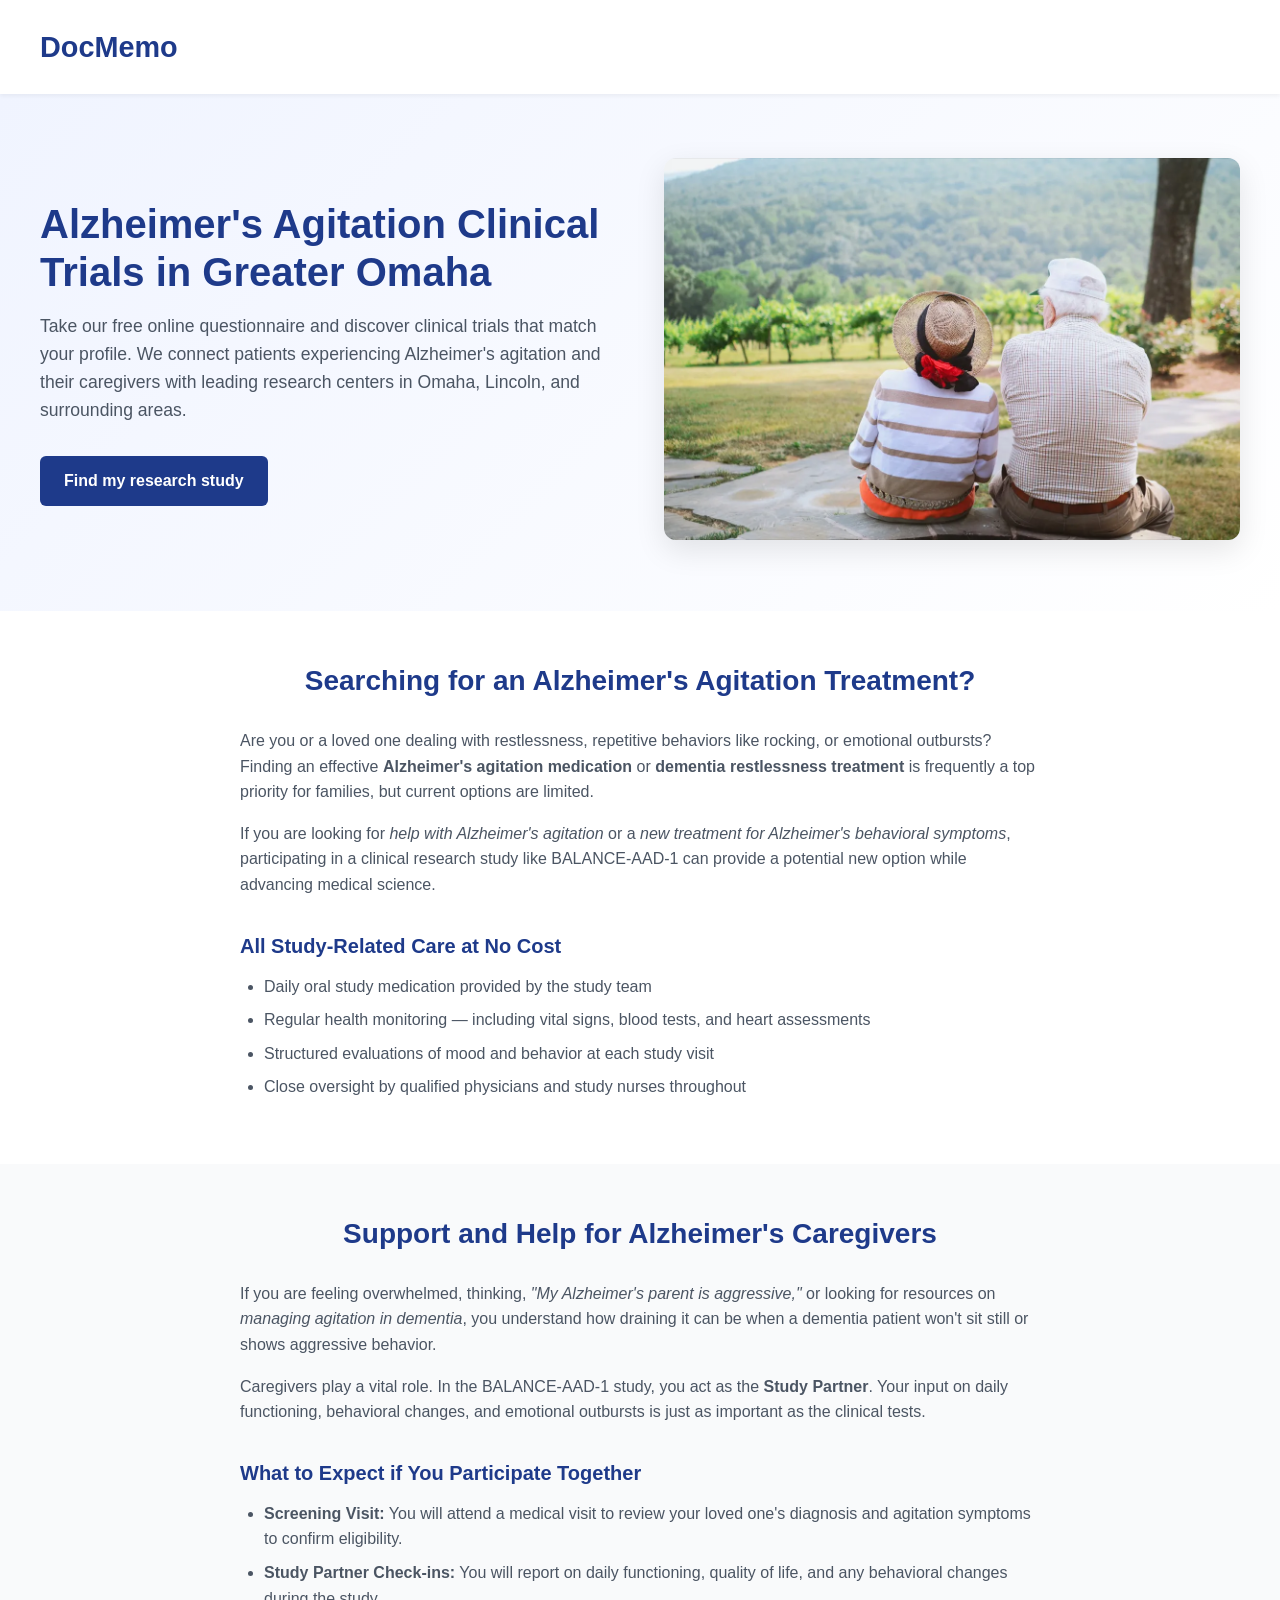
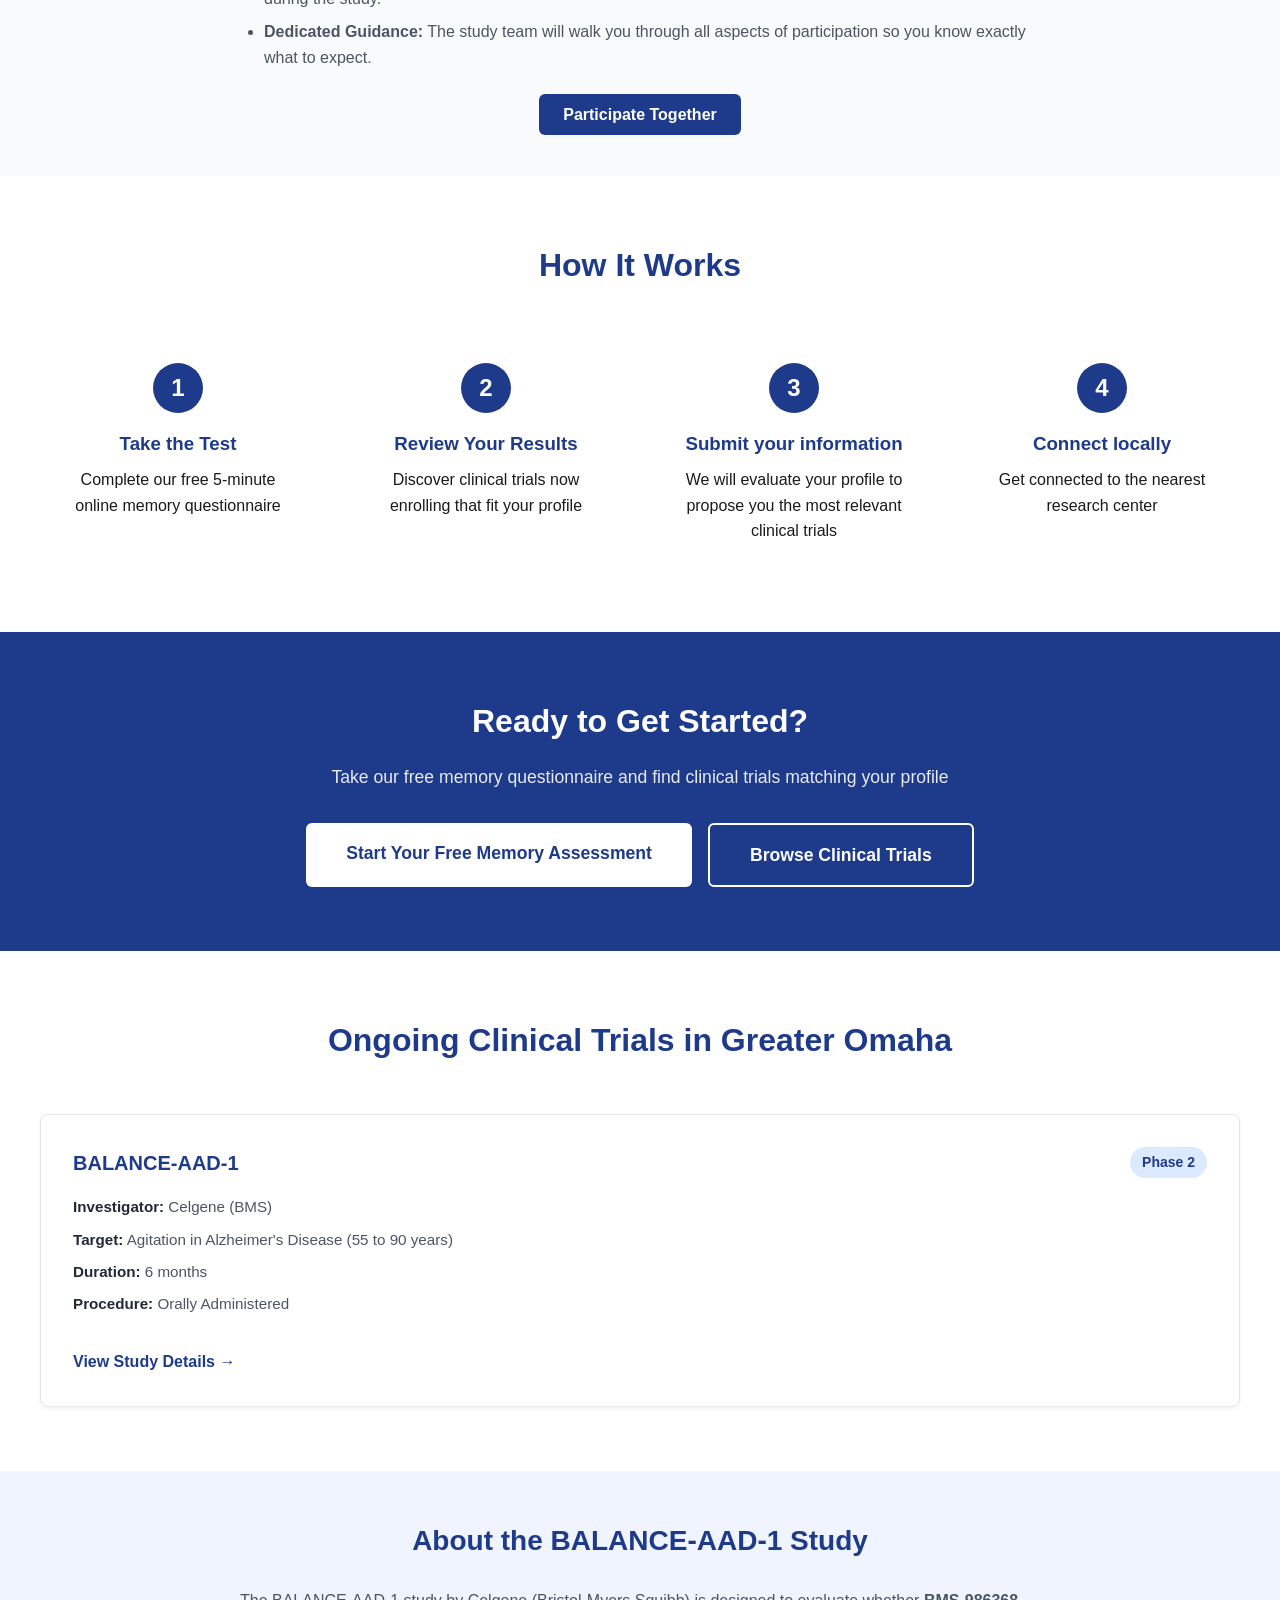
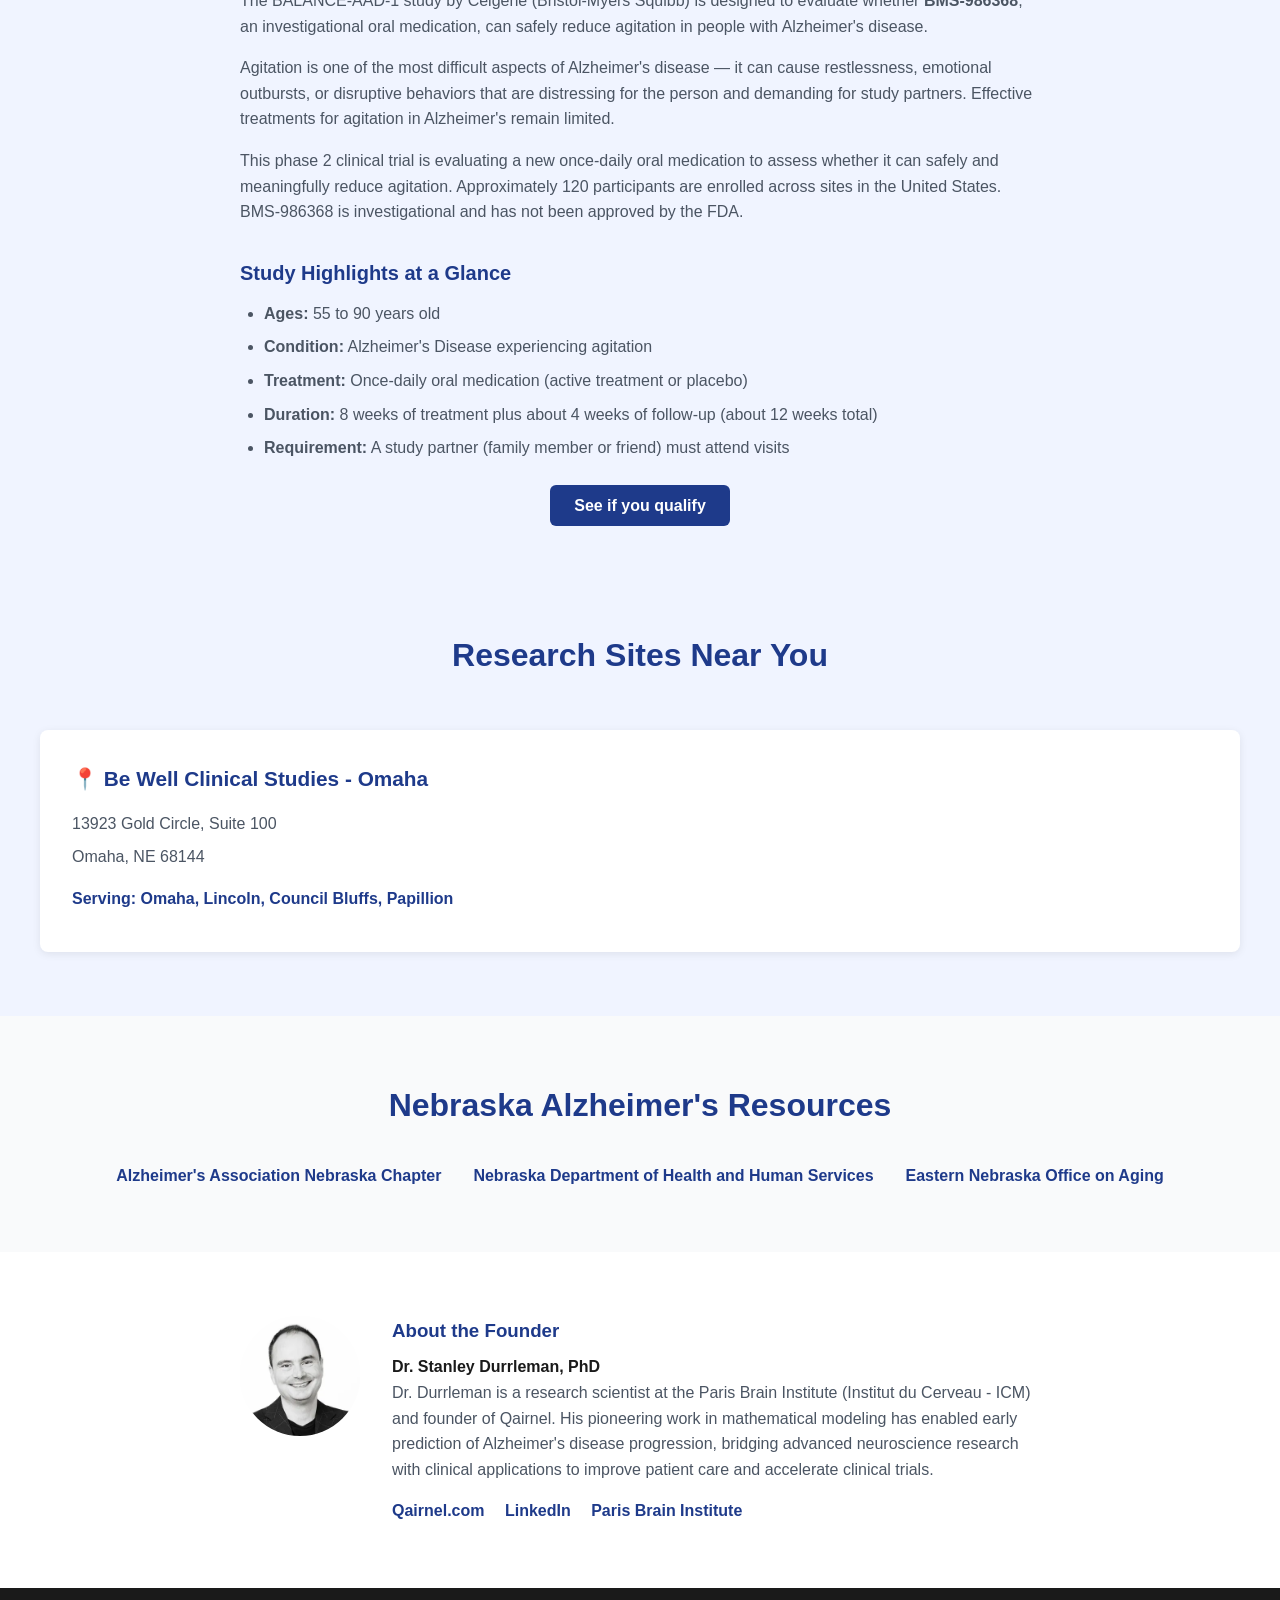
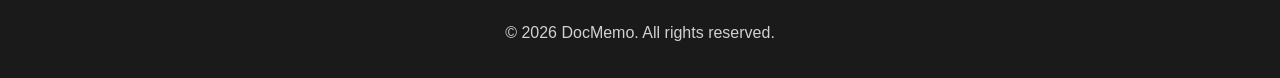
<file: greater-omaha/index.html>
<!DOCTYPE html>
<html lang="en">

<head>
    <meta charset="UTF-8">
    <meta name="viewport" content="width=device-width, initial-scale=1.0">
    <meta name="description"
        content="Searching for an Alzheimer's agitation treatment? Find a new clinical study for Alzheimer's agitation medication, dementia restlessness treatment, and caregiver help in Greater Omaha.">
    <meta name="keywords"
        content="alzheimer's agitation treatment, alzheimer's agitation medication, alzheimer's agitation drug, dementia agitation treatment, alzheimer's restlessness treatment, alzheimer's aggression treatment, alzheimer's agitation help, how to treat agitation in alzheimer, alzheimer's behavioral symptoms treatment, dementia aggression medication, alzheimer's patient aggressive behavior, dementia restlessness medication, alzheimer's anger outbursts treatment, alzheimer agitation new treatment, dementia behavioral problems solution, help with alzheimer's agitation, alzheimer's caregiver agitation, dementia aggressive behavior help, alzheimer's wandering treatment, managing agitation in dementia, my alzheimer's parent is aggressive, alzheimer's caregiver resources, dealing with alzheimer's aggression, dementia patient won't sit still, alzheimer's repetitive behavior treatment, how to calm alzheimer's patient, alzheimer's emotional outbursts help, alzheimer caregiver agitation support, dementia family member aggressive options">
    <meta name="author" content="Dr. Stanley Durrleman, PhD - Paris Brain Institute">
    <meta property="og:title" content="Alzheimer's Agitation Treatment & Caregiver Help | Greater Omaha">
    <meta property="og:description"
        content="Need help with an Alzheimer's patient's aggressive behavior? Discover a new oral medication being tested for Alzheimer's agitation in Greater Omaha.">
    <meta property="og:image" content="https://alzheimer-research.docmemo.com/pictures/Seniors_Nebraska.jpg">
    <meta property="og:url" content="https://alzheimer-research.docmemo.com/greater-omaha/">
    <meta property="og:type" content="website">

    <!-- Twitter Card data -->
    <meta name="twitter:card" content="summary_large_image">
    <meta name="twitter:title" content="Alzheimer's Agitation Medication Study | Greater Omaha">
    <meta name="twitter:description"
        content="Find options for Alzheimer's restlessness treatment and emotional outbursts help. Clinical study now enrolling in Omaha, NE.">
    <meta name="twitter:image" content="https://alzheimer-research.docmemo.com/pictures/Seniors_Nebraska.jpg">

    <title>Alzheimer's Agitation Treatment & Medication Study in Greater Omaha</title>
    <link rel="canonical" href="https://alzheimer-research.docmemo.com/greater-omaha/">
    <link rel="icon" href="../../pictures/brain.ico" type="image/x-icon">

    <style>
        * {
            margin: 0;
            padding: 0;
            box-sizing: border-box;
        }

        body {
            font-family: -apple-system, BlinkMacSystemFont, 'Segoe UI', 'Helvetica Neue', Arial, sans-serif;
            line-height: 1.6;
            color: #1a1a1a;
            background-color: #ffffff;
        }

        img {
            max-width: 100%;
            height: auto;
        }

        .header {
            background-color: #ffffff;
            padding: 1.5rem 2rem;
            box-shadow: 0 2px 4px rgba(0, 0, 0, 0.05);
            position: sticky;
            top: 0;
            z-index: 100;
        }

        .header-content {
            max-width: 1200px;
            margin: 0 auto;
            display: flex;
            justify-content: space-between;
            align-items: center;
        }

        .logo {
            font-size: 1.8rem;
            font-weight: 700;
            color: #1e3a8a;
        }

        .cta-button {
            background-color: #1e3a8a;
            color: white;
            padding: 0.75rem 1.5rem;
            border-radius: 6px;
            text-decoration: none;
            font-weight: 600;
            transition: background-color 0.3s;
        }

        .cta-button:hover {
            background-color: #1e40af;
        }

        .cta-button-secondary {
            background-color: transparent;
            color: #1e3a8a;
            padding: 0.75rem 1.5rem;
            border: 2px solid #1e3a8a;
            border-radius: 6px;
            text-decoration: none;
            font-weight: 600;
            transition: all 0.3s;
        }

        .cta-button-secondary:hover {
            background-color: #1e3a8a;
            color: white;
        }

        .hero {
            background: linear-gradient(135deg, #f0f4ff 0%, #ffffff 100%);
            padding: 4rem 2rem;
        }

        .hero-content {
            max-width: 1200px;
            margin: 0 auto;
            display: grid;
            grid-template-columns: 1fr 1fr;
            gap: 3rem;
            align-items: center;
        }

        .hero-text h1 {
            font-size: 2.5rem;
            color: #1e3a8a;
            margin-bottom: 1rem;
            line-height: 1.2;
        }

        .hero-text p {
            font-size: 1.1rem;
            color: #4b5563;
            margin-bottom: 2rem;
        }

        .hero-image {
            text-align: right;
        }

        .hero-image img {
            max-width: 100%;
            height: auto;
            border-radius: 12px;
            box-shadow: 0 10px 30px rgba(0, 0, 0, 0.1);
        }

        .benefits {
            padding: 4rem 2rem;
            background-color: #ffffff;
        }

        .benefits-content {
            max-width: 1200px;
            margin: 0 auto;
        }

        .benefits h2 {
            text-align: center;
            font-size: 2rem;
            color: #1e3a8a;
            margin-bottom: 3rem;
        }

        .benefits-grid {
            display: grid;
            grid-template-columns: repeat(auto-fit, minmax(250px, 1fr));
            gap: 2rem;
        }

        .benefit-card {
            padding: 2rem;
            background-color: #f9fafb;
            border-radius: 8px;
            text-align: center;
        }

        .benefit-card h3 {
            color: #1e3a8a;
            margin-bottom: 0.5rem;
        }

        .locations {
            padding: 4rem 2rem;
            background-color: #f0f4ff;
        }

        .locations-content {
            max-width: 1200px;
            margin: 0 auto;
        }

        .locations h2 {
            text-align: center;
            font-size: 2rem;
            color: #1e3a8a;
            margin-bottom: 3rem;
        }

        .locations-grid {
            display: grid;
            grid-template-columns: repeat(auto-fit, minmax(280px, 1fr));
            gap: 2rem;
        }

        .location-card {
            background-color: white;
            padding: 2rem;
            border-radius: 8px;
            box-shadow: 0 2px 8px rgba(0, 0, 0, 0.08);
        }

        .location-card h3 {
            color: #1e3a8a;
            margin-bottom: 1rem;
            font-size: 1.3rem;
        }

        .location-card p {
            color: #4b5563;
            margin-bottom: 0.5rem;
        }

        .process {
            padding: 4rem 2rem;
            background-color: #ffffff;
        }

        .process-content {
            max-width: 1200px;
            margin: 0 auto;
        }

        .process h2 {
            text-align: center;
            font-size: 2rem;
            color: #1e3a8a;
            margin-bottom: 3rem;
        }

        .process-steps {
            display: grid;
            grid-template-columns: repeat(auto-fit, minmax(250px, 1fr));
            gap: 2rem;
        }

        .step {
            text-align: center;
            padding: 1.5rem;
        }

        .step-number {
            background-color: #1e3a8a;
            color: white;
            width: 50px;
            height: 50px;
            border-radius: 50%;
            display: flex;
            align-items: center;
            justify-content: center;
            margin: 0 auto 1rem;
            font-size: 1.5rem;
            font-weight: 700;
        }

        .step h3 {
            color: #1e3a8a;
            margin-bottom: 0.5rem;
        }

        .cta-section {
            background-color: #1e3a8a;
            color: white;
            padding: 4rem 2rem;
            text-align: center;
        }

        .cta-section h2 {
            font-size: 2rem;
            margin-bottom: 1rem;
        }

        .cta-section p {
            font-size: 1.1rem;
            margin-bottom: 2rem;
            opacity: 0.9;
        }

        .cta-button-large {
            background-color: white;
            color: #1e3a8a;
            padding: 1rem 2.5rem;
            border-radius: 6px;
            text-decoration: none;
            font-weight: 700;
            font-size: 1.1rem;
            display: inline-block;
            transition: transform 0.3s;
        }

        .cta-button-large:hover {
            transform: translateY(-2px);
        }

        .cta-button-large-secondary {
            background-color: transparent;
            color: white;
            padding: 1rem 2.5rem;
            border: 2px solid white;
            border-radius: 6px;
            text-decoration: none;
            font-weight: 700;
            font-size: 1.1rem;
            display: inline-block;
            transition: all 0.3s;
        }

        .cta-button-large-secondary:hover {
            background-color: white;
            color: #1e3a8a;
        }

        .resources {
            padding: 4rem 2rem;
            background-color: #f9fafb;
        }

        .resources-content {
            max-width: 1200px;
            margin: 0 auto;
        }

        .resources h2 {
            text-align: center;
            font-size: 2rem;
            color: #1e3a8a;
            margin-bottom: 2rem;
        }

        .resources-links {
            display: flex;
            flex-wrap: wrap;
            justify-content: center;
            gap: 2rem;
        }

        .resources-links a {
            color: #1e3a8a;
            text-decoration: none;
            font-weight: 600;
        }

        .resources-links a:hover {
            text-decoration: underline;
        }

        .author-bio {
            padding: 4rem 2rem;
            background-color: #ffffff;
        }

        .author-content {
            max-width: 800px;
            margin: 0 auto;
            display: flex;
            gap: 2rem;
            align-items: flex-start;
        }

        .author-image {
            flex-shrink: 0;
        }

        .author-image img {
            width: 120px;
            height: 120px;
            border-radius: 50%;
            object-fit: cover;
        }

        .author-text h3 {
            color: #1e3a8a;
            margin-bottom: 0.5rem;
        }

        .author-text p {
            color: #4b5563;
            margin-bottom: 1rem;
        }

        .author-links a {
            color: #1e3a8a;
            text-decoration: none;
            margin-right: 1rem;
            font-weight: 600;
        }

        footer {
            background-color: #1a1a1a;
            color: white;
            padding: 2rem;
            text-align: center;
        }

        footer p {
            opacity: 0.8;
        }

        @media (max-width: 768px) {
            .hero-content {
                grid-template-columns: 1fr;
            }

            .hero-text h1 {
                font-size: 2rem;
            }

            .hero-image {
                text-align: center;
            }

            .author-content {
                flex-direction: column;
                text-align: center;
            }
        }

        .content-section {
            padding: 3rem 2rem;
        }

        .content-container {
            max-width: 800px;
            margin: 0 auto;
        }

        .content-container h2 {
            font-size: 1.75rem;
            color: #1e3a8a;
            margin-bottom: 1.5rem;
            text-align: center;
        }

        .content-container h3 {
            font-size: 1.25rem;
            color: #1e3a8a;
            margin-top: 2rem;
            margin-bottom: 0.75rem;
        }

        .content-container p {
            margin-bottom: 1rem;
            color: #4b5563;
            font-size: 1rem;
            line-height: 1.6;
        }

        .content-container ul {
            margin-bottom: 1rem;
            padding-left: 1.5rem;
            color: #4b5563;
        }

        .content-container li {
            margin-bottom: 0.5rem;
            font-size: 1rem;
        }

        .bg-gray {
            background-color: #f9fafb;
        }

        .bg-white {
            background-color: #ffffff;
        }

        .bg-blue-light {
            background-color: #f0f4ff;
        }



        /* Utility to hide elements if needed, though not strictly necessary if we restructure HTML */

        .trials {
            padding: 4rem 2rem;
            background-color: #ffffff;
        }

        .trials-content {
            max-width: 1200px;
            margin: 0 auto;
        }

        .trials h2 {
            text-align: center;
            font-size: 2rem;
            color: #1e3a8a;
            margin-bottom: 3rem;
        }

        .trials-grid {
            display: grid;
            grid-template-columns: repeat(auto-fit, minmax(300px, 1fr));
            gap: 2rem;
        }

        .trial-card {
            background-color: white;
            padding: 2rem;
            border-radius: 8px;
            border: 1px solid #e5e7eb;
            box-shadow: 0 2px 4px rgba(0, 0, 0, 0.05);
            display: flex;
            flex-direction: column;
            transition: transform 0.3s, box-shadow 0.3s;
        }

        .trial-card:hover {
            transform: translateY(-2px);
            box-shadow: 0 10px 15px rgba(0, 0, 0, 0.1);
            border-color: #1e3a8a;
        }

        .trial-header {
            display: flex;
            justify-content: space-between;
            align-items: flex-start;
            margin-bottom: 1rem;
        }

        .trial-header h3 {
            color: #1e3a8a;
            font-size: 1.25rem;
            margin: 0;
        }

        .trial-badge {
            background-color: #dbeafe;
            color: #1e3a8a;
            padding: 0.25rem 0.75rem;
            border-radius: 9999px;
            font-size: 0.875rem;
            font-weight: 600;
            white-space: nowrap;
        }

        .trial-details {
            flex-grow: 1;
            margin-bottom: 1.5rem;
        }

        .trial-details p {
            margin-bottom: 0.5rem;
            color: #4b5563;
            font-size: 0.95rem;
        }

        .trial-details strong {
            color: #1f2937;
        }

        .trial-link {
            color: #1e3a8a;
            text-decoration: none;
            font-weight: 600;
            display: inline-flex;
            align-items: center;
            transition: color 0.3s;
        }

        .trial-link:hover {
            color: #1e40af;
            text-decoration: underline;
        }
    </style>
    <script type="application/ld+json">
    {
        "@context": "https://schema.org",
        "@type": "Organization",
        "name": "Qairnel",
        "location": {
            "@type": "Place",
            "address": {
                "@type": "PostalAddress",
                "streetAddress": "60 Broad Street",
                "addressLocality": "New York",
                "addressRegion": "NY",
                "postalCode": "10004",
                "addressCountry": "US"
            }
        }
    }
    </script>
</head>

<body>
    <header class="header">
        <div class="header-content">
            <a href="/" class="logo" style="text-decoration: none;">DocMemo</a>
        </div>
    </header>

    <main>
        <section class="hero">
            <div class="hero-content">
                <div class="hero-text">
                    <h1>Alzheimer's Agitation Clinical Trials in Greater Omaha</h1>
                    <p>Take our free online questionnaire and discover clinical trials that match your profile.
                        We connect patients experiencing Alzheimer's agitation and their caregivers with leading research centers in Omaha, Lincoln, and surrounding areas.</p>
                    <div style="display: flex; gap: 1rem; flex-wrap: wrap;">
                        <a href="https://docmemo.com/trial-finder" class="cta-button">Find my research study</a>
                    </div>
                </div>
                <div class="hero-image">
                    <img src="../../pictures/Seniors_Nebraska.webp" alt="Senior couple in Greater Omaha participating in Alzheimer's agitation clinical trial" width="1200" height="795" fetchpriority="high">
                </div>
            </div>
        </section>

        <section class="content-section bg-white">
            <div class="content-container">
                <h2>Searching for an Alzheimer's Agitation Treatment?</h2>
                <p>Are you or a loved one dealing with restlessness, repetitive behaviors like rocking, or emotional outbursts? Finding an effective <strong>Alzheimer's agitation medication</strong> or <strong>dementia restlessness treatment</strong> is frequently a top priority for families, but current options are limited.</p>
                <p>If you are looking for <em>help with Alzheimer's agitation</em> or a <em>new treatment for Alzheimer's behavioral symptoms</em>, participating in a clinical research study like BALANCE-AAD-1 can provide a potential new option while advancing medical science.</p>
                <h3>All Study-Related Care at No Cost</h3>
                <ul>
                    <li>Daily oral study medication provided by the study team</li>
                    <li>Regular health monitoring — including vital signs, blood tests, and heart assessments</li>
                    <li>Structured evaluations of mood and behavior at each study visit</li>
                    <li>Close oversight by qualified physicians and study nurses throughout</li>
                </ul>
            </div>
        </section>

        <section class="content-section bg-gray">
            <div class="content-container">
                <h2>Support and Help for Alzheimer's Caregivers</h2>
                <p>If you are feeling overwhelmed, thinking, <em>"My Alzheimer's parent is aggressive,"</em> or looking for resources on <em>managing agitation in dementia</em>, you understand how draining it can be when a dementia patient won't sit still or shows aggressive behavior.</p>
                <p>Caregivers play a vital role. In the BALANCE-AAD-1 study, you act as the <strong>Study Partner</strong>. Your input on daily functioning, behavioral changes, and emotional outbursts is just as important as the clinical tests.</p>
                <h3>What to Expect if You Participate Together</h3>
                <ul>
                    <li><strong>Screening Visit:</strong> You will attend a medical visit to review your loved one's diagnosis and agitation symptoms to confirm eligibility.</li>
                    <li><strong>Study Partner Check-ins:</strong> You will report on daily functioning, quality of life, and any behavioral changes during the study.</li>
                    <li><strong>Dedicated Guidance:</strong> The study team will walk you through all aspects of participation so you know exactly what to expect.</li>
                </ul>
                <div style="text-align: center; margin-top: 2rem;">
                    <a href="https://docmemo.com/trial-finder" class="cta-button">Participate Together</a>
                </div>
            </div>
        </section>

        <section class="process">
            <div class="process-content">
                <h2>How It Works</h2>
                <div class="process-steps">
                    <div class="step">
                        <div class="step-number">1</div>
                        <h3>Take the Test</h3>
                        <p>Complete our free 5-minute online memory questionnaire</p>
                    </div>
                    <div class="step">
                        <div class="step-number">2</div>
                        <h3>Review Your Results</h3>
                        <p>Discover clinical trials now enrolling that fit your profile</p>
                    </div>
                    <div class="step">
                        <div class="step-number">3</div>
                        <h3>Submit your information</h3>
                        <p>We will evaluate your profile to propose you the most relevant clinical trials</p>
                    </div>
                    <div class="step">
                        <div class="step-number">4</div>
                        <h3>Connect locally</h3>
                        <p>Get connected to the nearest research center</p>
                    </div>
                </div>
            </div>
        </section>

        <section class="cta-section">
            <h2>Ready to Get Started?</h2>
            <p>Take our free memory questionnaire and find clinical trials matching your profile</p>
            <div style="display: flex; gap: 1rem; justify-content: center; flex-wrap: wrap;">
                <a href="https://docmemo.com/trial-finder" class="cta-button-large">Start Your Free Memory
                    Assessment</a>
                <a href="https://docmemo.com/clinical-trials" class="cta-button-large-secondary">Browse Clinical
                    Trials</a>
            </div>
        </section>

        <section class="trials">
            <div class="trials-content">
                <h2>Ongoing Clinical Trials in Greater Omaha</h2>
                <div class="trials-grid">

                    <!-- BALANCE-AAD-1 -->
                    <div class="trial-card">
                        <div class="trial-header">
                            <h3>BALANCE-AAD-1</h3>
                            <span class="trial-badge">Phase 2</span>
                        </div>
                        <div class="trial-details">
                            <p><strong>Investigator:</strong> Celgene (BMS)</p>
                            <p><strong>Target:</strong> Agitation in Alzheimer's Disease (55 to 90 years)</p>
                            <p><strong>Duration:</strong> 6 months</p>
                            <p><strong>Procedure:</strong> Orally Administered</p>
                        </div>
                        <a href="https://clinicaltrials.gov/study/NCT06808984" target="_blank" rel="noopener"
                            class="trial-link">View Study Details →</a>
                    </div>
                </div>
            </div>
        </section>

        <section class="content-section bg-blue-light">
            <div class="content-container">
                <h2>About the BALANCE-AAD-1 Study</h2>
                <p>The BALANCE-AAD-1 study by Celgene (Bristol-Myers Squibb) is designed to evaluate whether <strong>BMS-986368</strong>, an investigational oral medication, can safely reduce agitation in people with Alzheimer's disease.</p>
                <p>Agitation is one of the most difficult aspects of Alzheimer's disease — it can cause restlessness, emotional outbursts, or disruptive behaviors that are distressing for the person and demanding for study partners. Effective treatments for agitation in Alzheimer's remain limited.</p>
                <p>This phase 2 clinical trial is evaluating a new once-daily oral medication to assess whether it can safely and meaningfully reduce agitation. Approximately 120 participants are enrolled across sites in the United States. BMS-986368 is investigational and has not been approved by the FDA.</p>
                <h3>Study Highlights at a Glance</h3>
                <ul>
                    <li><strong>Ages:</strong> 55 to 90 years old</li>
                    <li><strong>Condition:</strong> Alzheimer's Disease experiencing agitation</li>
                    <li><strong>Treatment:</strong> Once-daily oral medication (active treatment or placebo)</li>
                    <li><strong>Duration:</strong> 8 weeks of treatment plus about 4 weeks of follow-up (about 12 weeks total)</li>
                    <li><strong>Requirement:</strong> A study partner (family member or friend) must attend visits</li>
                </ul>
                <div style="text-align: center; margin-top: 2rem;">
                    <a href="https://docmemo.com/trial-finder" class="cta-button">See if you qualify</a>
                </div>
            </div>
        </section>

        <section class="locations">
            <div class="locations-content">
                <h2>Research Sites Near You</h2>
                <div class="locations-grid">

                    <div class="location-card">
                        <h3>📍 Be Well Clinical Studies - Omaha</h3>
                        <p>13923 Gold Circle, Suite 100</p>
                        <p>Omaha, NE 68144</p>
                        <p style="margin-top: 1rem; color: #1e3a8a; font-weight: 600;">Serving: Omaha, Lincoln, Council Bluffs, Papillion</p>
                    </div>
                </div>
            </div>
        </section>

        <section class="resources">
            <div class="resources-content">
                <h2>Nebraska Alzheimer's Resources</h2>
                <div class="resources-links">

                    <a href="https://www.alz.org/nebraska" target="_blank" rel="noopener">Alzheimer's Association Nebraska Chapter</a>
                    <a href="https://dhhs.ne.gov/" target="_blank" rel="noopener">Nebraska Department of Health and Human Services</a>
                    <a href="https://www.enoa.org/" target="_blank" rel="noopener">Eastern Nebraska Office on Aging</a>

                </div>
            </div>
        </section>

        <section class="author-bio">
            <div class="author-content">
                <div class="author-image">
                    <img src="../../pictures/Stanley-Durrleman.webp" alt="Dr. Stanley Durrleman" width="120" height="120">
                </div>
                <div class="author-text">
                    <h3>About the Founder</h3>
                    <h4>Dr. Stanley Durrleman, PhD</h4>
                    <p>Dr. Durrleman is a research scientist at the Paris Brain Institute (Institut du Cerveau - ICM)
                        and
                        founder of Qairnel. His pioneering work in mathematical modeling has enabled early prediction of
                        Alzheimer's disease progression, bridging advanced neuroscience research with clinical
                        applications
                        to improve patient care and accelerate clinical trials.</p>
                    <div class="author-links">
                        <a href="https://qairnel.com/" target="_blank" rel="noopener">Qairnel.com</a>
                        <a href="https://www.linkedin.com/in/stanley-durrleman-1725336/" target="_blank"
                            rel="noopener">LinkedIn</a>
                        <a href="https://www.institutducerveau-icm.org/en/" target="_blank" rel="noopener">Paris Brain
                            Institute</a>
                    </div>
                </div>
            </div>
        </section>
    </main>

    <footer>
        <p>&copy; 2026 DocMemo. All rights reserved.</p>
    </footer>


    <script type="application/ld+json">
    {
        "@context": "https://schema.org",
        "@type": "MedicalWebPage",
        "name": "Alzheimer's Agitation Clinical Trials in Greater Omaha",
        "description": "Find Alzheimer's agitation clinical trials and take free assessments in Omaha, Lincoln, and surrounding areas, Nebraska.",
        "serviceType": ["Memory Assessment", "Agitation Treatment Research", "Alzheimer Screening", "Dementia Studies"],
        "medicalSpecialty": "Neurology",
        "about": {
            "@type": "MedicalCondition",
            "name": "Alzheimer's Disease"
        },
        "areaServed": {
            "@type": "State",
            "name": "Nebraska"
        }
    }
    </script>
    <script type="application/ld+json">
    {
        "@context": "https://schema.org",
        "@type": "Organization",
        "name": "DocMemo",
        "@id": "https://alzheimer-research.docmemo.com/",
        "url": "https://alzheimer-research.docmemo.com/",
        "description": "Online memory screening and Alzheimer's clinical trial matching for US residents.",
        "areaServed": {
            "@type": "Country",
            "name": "United States"
        },
        "availableLanguage": ["en"],
        "provider": {
            "@type": "Organization",
            "name": "Qairnel",
            "url": "https://qairnel.com"
        }
    }
    </script>
    <script type="application/ld+json">
    {
        "@context": "https://schema.org",
        "@type": "BreadcrumbList",
        "itemListElement": [{
            "@type": "ListItem",
            "position": 1,
            "name": "Home",
            "item": "https://alzheimer-research.docmemo.com/"
        }, {
            "@type": "ListItem",
            "position": 2,
            "name": "Greater Omaha",
            "item": "https://alzheimer-research.docmemo.com/greater-omaha/"
        }]
    }
    </script>
</body>

</html>
</file>
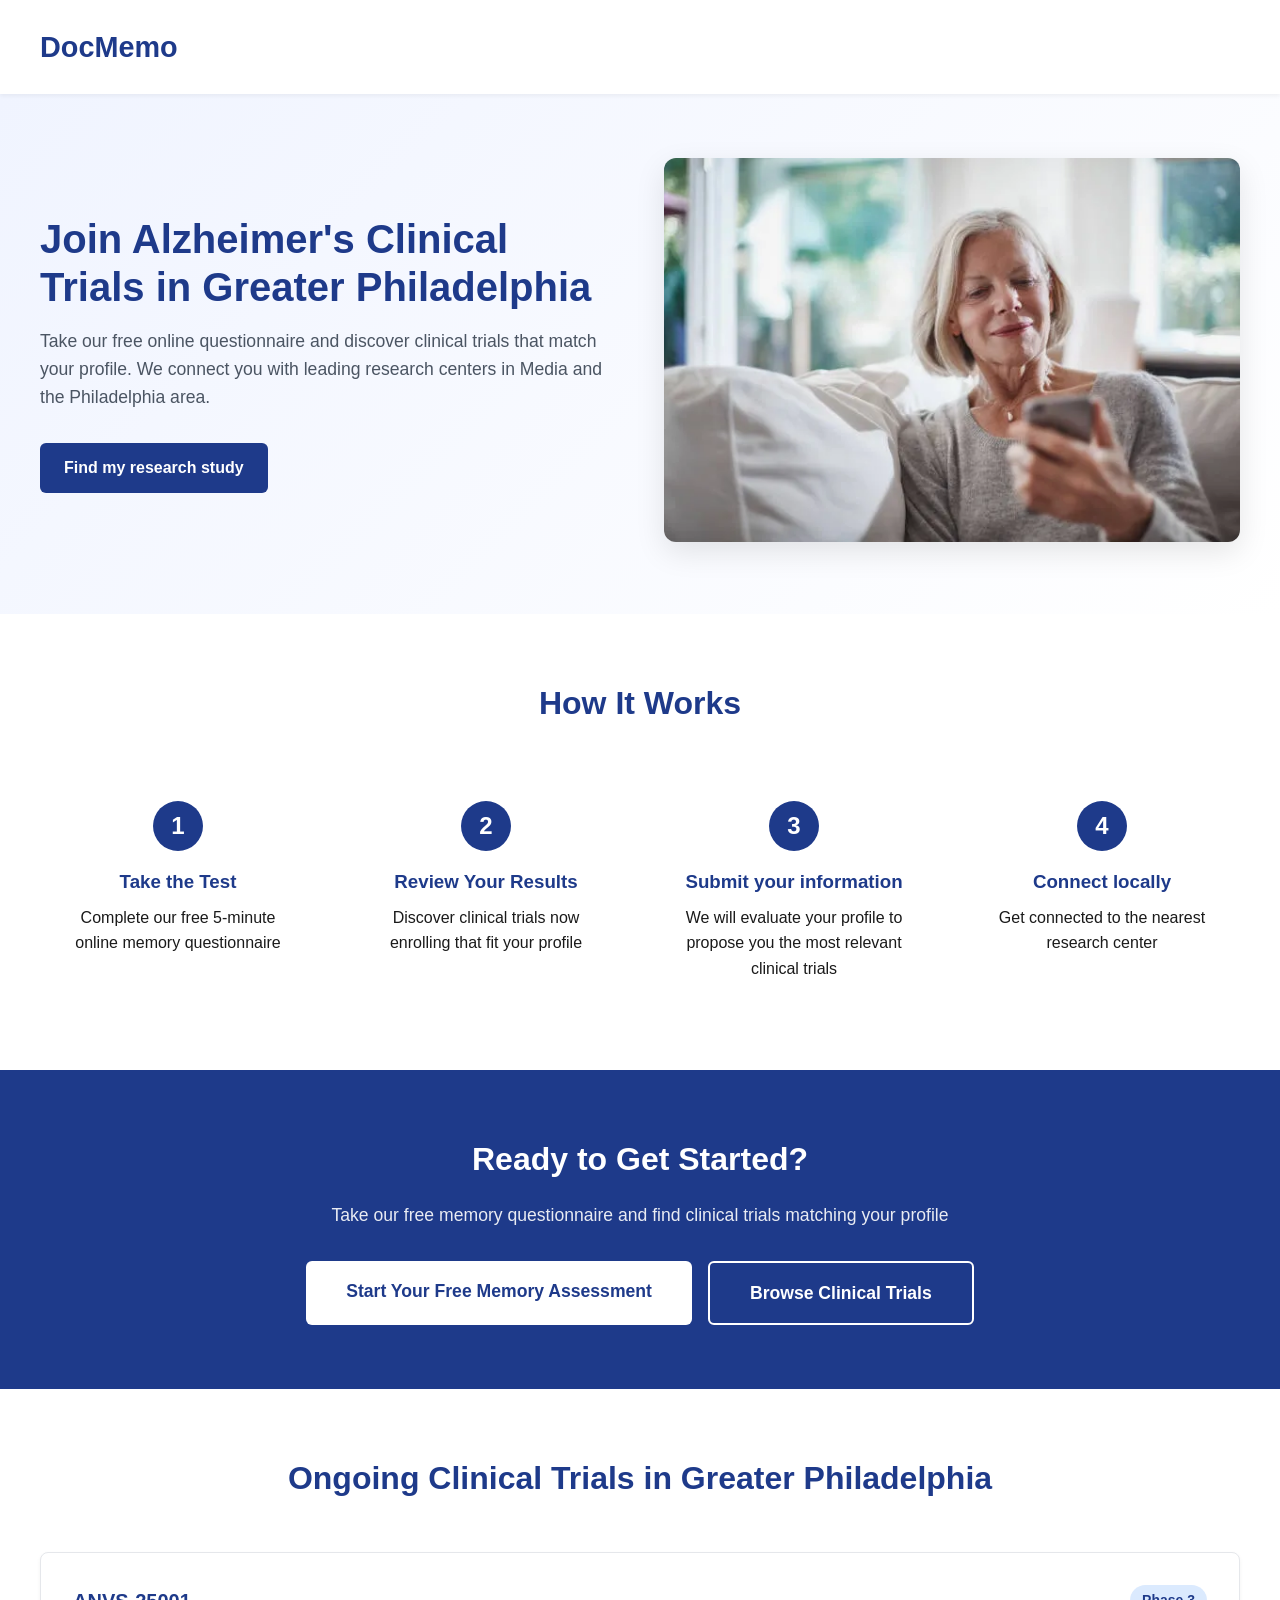
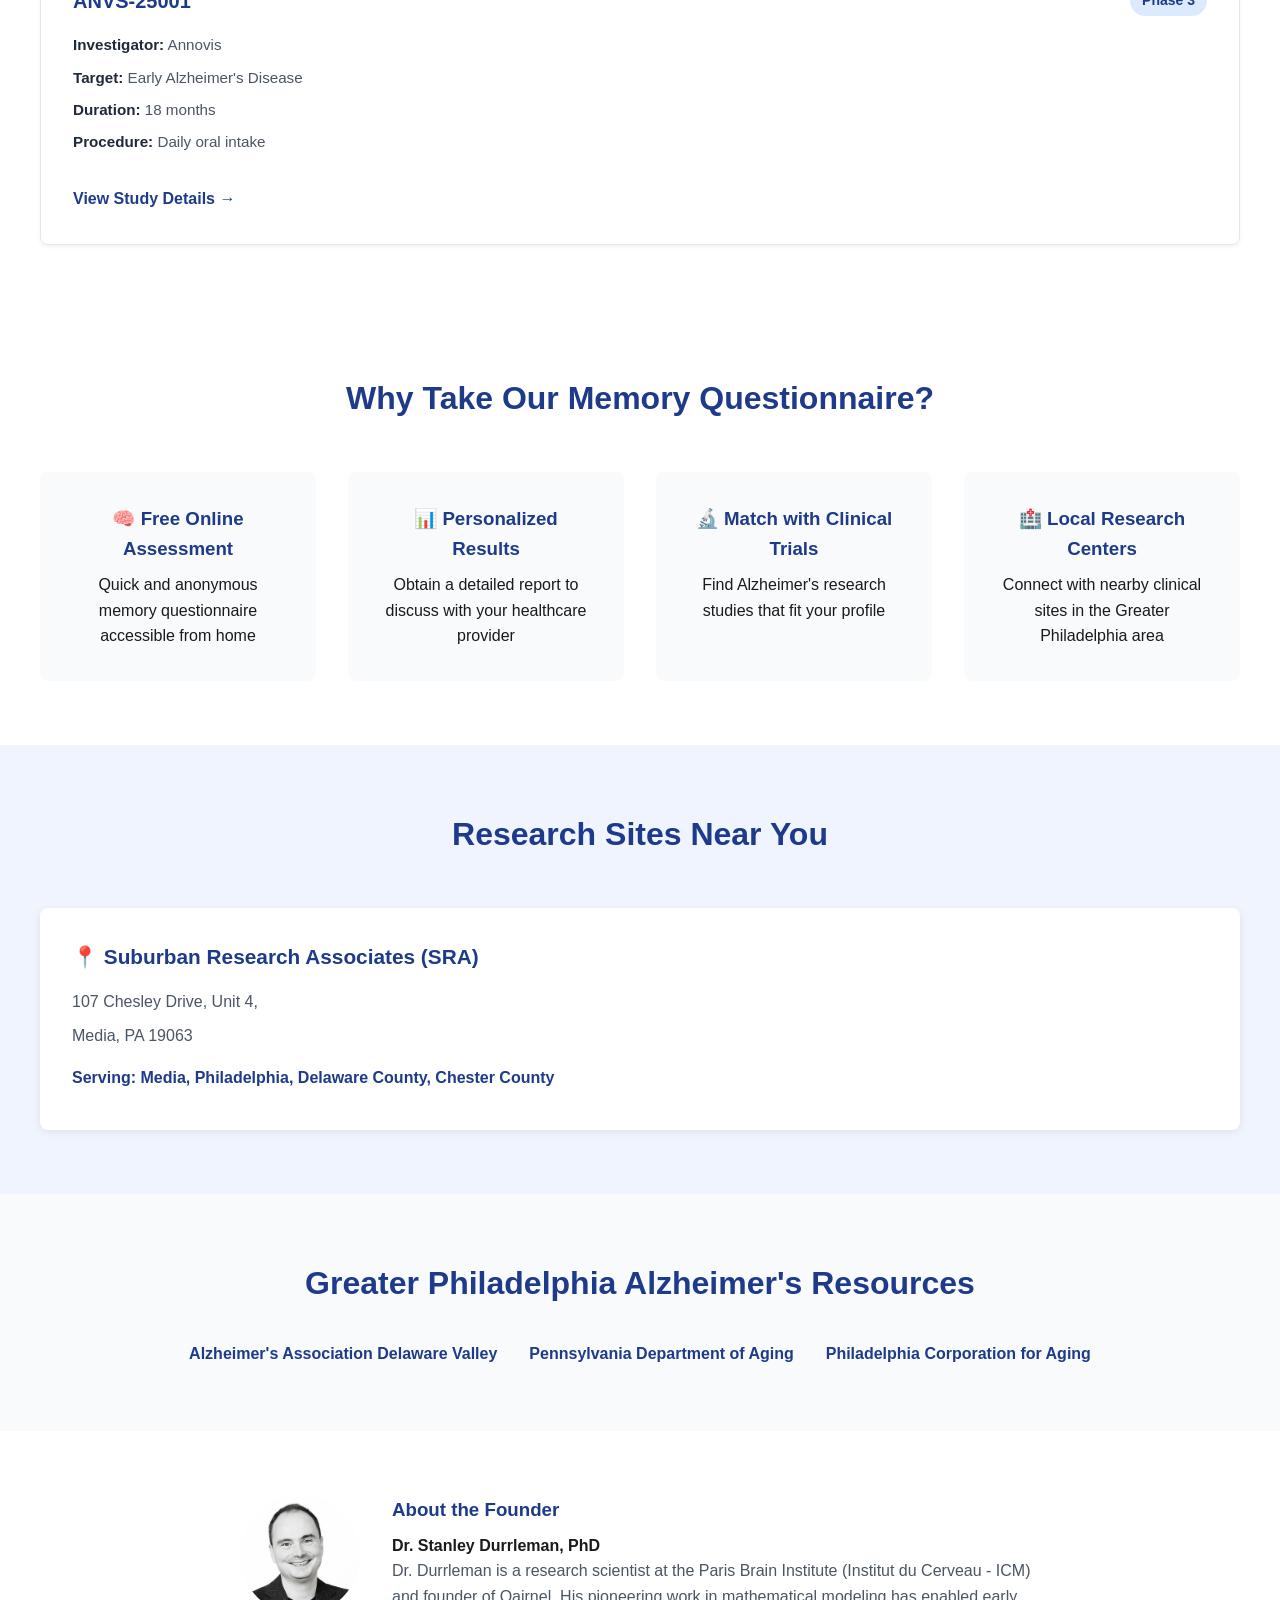
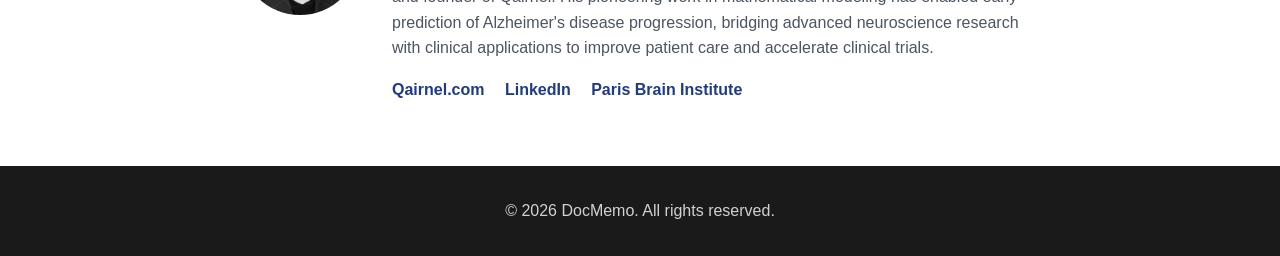
<file: greater-philadelphia/index.html>
<!DOCTYPE html>
<html lang="en">

<head>
    <meta charset="UTF-8">
    <meta name="viewport" content="width=device-width, initial-scale=1.0">
    <meta name="description"
        content="Free online memory questionnaire for Alzheimer's research. Find clinical trials in Media, Philadelphia, and Greater Philadelphia.">
    <meta name="keywords"
        content="alzheimer clinical trial, memory test for seniors, dementia test, cognitive test online, Philadelphia clinical research, Greater Philadelphia alzheimer studies">
    <meta name="author" content="Dr. Stanley Durrleman, PhD - Paris Brain Institute">
    <meta property="og:title" content="Alzheimer's Clinical Trials in Greater Philadelphia | DocMemo">
    <meta property="og:description"
        content="Take our free memory questionnaire and connect with Alzheimer's research studies in Greater Philadelphia.">
    <meta property="og:image" content="https://alzheimer-research.docmemo.com/pictures/Senior-Pennsylvania.jpg">
    <meta property="og:url" content="https://alzheimer-research.docmemo.com/greater-philadelphia/">
    <meta property="og:type" content="website">

    <!-- Twitter Card data -->
    <meta name="twitter:card" content="summary_large_image">
    <meta name="twitter:title" content="Alzheimer's Clinical Trials in Greater Philadelphia | DocMemo">
    <meta name="twitter:description" content="Find Alzheimer's research studies in Media and the Philadelphia area.">
    <meta name="twitter:image" content="https://alzheimer-research.docmemo.com/pictures/Senior-Pennsylvania.jpg">

    <title>Alzheimer's Clinical Trials in Greater Philadelphia | DocMemo</title>
    <link rel="canonical" href="https://alzheimer-research.docmemo.com/greater-philadelphia/">
    <link rel="icon" href="../../pictures/brain.ico" type="image/x-icon">

    <style>
        * {
            margin: 0;
            padding: 0;
            box-sizing: border-box;
        }

        body {
            font-family: -apple-system, BlinkMacSystemFont, 'Segoe UI', 'Helvetica Neue', Arial, sans-serif;
            line-height: 1.6;
            color: #1a1a1a;
            background-color: #ffffff;
        }

        img {
            max-width: 100%;
            height: auto;
        }

        .header {
            background-color: #ffffff;
            padding: 1.5rem 2rem;
            box-shadow: 0 2px 4px rgba(0, 0, 0, 0.05);
            position: sticky;
            top: 0;
            z-index: 100;
        }

        .header-content {
            max-width: 1200px;
            margin: 0 auto;
            display: flex;
            justify-content: space-between;
            align-items: center;
        }

        .logo {
            font-size: 1.8rem;
            font-weight: 700;
            color: #1e3a8a;
        }

        .cta-button {
            background-color: #1e3a8a;
            color: white;
            padding: 0.75rem 1.5rem;
            border-radius: 6px;
            text-decoration: none;
            font-weight: 600;
            transition: background-color 0.3s;
        }

        .cta-button:hover {
            background-color: #1e40af;
        }

        .cta-button-secondary {
            background-color: transparent;
            color: #1e3a8a;
            padding: 0.75rem 1.5rem;
            border: 2px solid #1e3a8a;
            border-radius: 6px;
            text-decoration: none;
            font-weight: 600;
            transition: all 0.3s;
        }

        .cta-button-secondary:hover {
            background-color: #1e3a8a;
            color: white;
        }

        .hero {
            background: linear-gradient(135deg, #f0f4ff 0%, #ffffff 100%);
            padding: 4rem 2rem;
        }

        .hero-content {
            max-width: 1200px;
            margin: 0 auto;
            display: grid;
            grid-template-columns: 1fr 1fr;
            gap: 3rem;
            align-items: center;
        }

        .hero-text h1 {
            font-size: 2.5rem;
            color: #1e3a8a;
            margin-bottom: 1rem;
            line-height: 1.2;
        }

        .hero-text p {
            font-size: 1.1rem;
            color: #4b5563;
            margin-bottom: 2rem;
        }

        .hero-image {
            text-align: right;
        }

        .hero-image img {
            max-width: 100%;
            height: auto;
            border-radius: 12px;
            box-shadow: 0 10px 30px rgba(0, 0, 0, 0.1);
        }

        .benefits {
            padding: 4rem 2rem;
            background-color: #ffffff;
        }

        .benefits-content {
            max-width: 1200px;
            margin: 0 auto;
        }

        .benefits h2 {
            text-align: center;
            font-size: 2rem;
            color: #1e3a8a;
            margin-bottom: 3rem;
        }

        .benefits-grid {
            display: grid;
            grid-template-columns: repeat(auto-fit, minmax(250px, 1fr));
            gap: 2rem;
        }

        .benefit-card {
            padding: 2rem;
            background-color: #f9fafb;
            border-radius: 8px;
            text-align: center;
        }

        .benefit-card h3 {
            color: #1e3a8a;
            margin-bottom: 0.5rem;
        }

        .locations {
            padding: 4rem 2rem;
            background-color: #f0f4ff;
        }

        .locations-content {
            max-width: 1200px;
            margin: 0 auto;
        }

        .locations h2 {
            text-align: center;
            font-size: 2rem;
            color: #1e3a8a;
            margin-bottom: 3rem;
        }

        .locations-grid {
            display: grid;
            grid-template-columns: repeat(auto-fit, minmax(280px, 1fr));
            gap: 2rem;
        }

        .location-card {
            background-color: white;
            padding: 2rem;
            border-radius: 8px;
            box-shadow: 0 2px 8px rgba(0, 0, 0, 0.08);
        }

        .location-card h3 {
            color: #1e3a8a;
            margin-bottom: 1rem;
            font-size: 1.3rem;
        }

        .location-card p {
            color: #4b5563;
            margin-bottom: 0.5rem;
        }

        .process {
            padding: 4rem 2rem;
            background-color: #ffffff;
        }

        .process-content {
            max-width: 1200px;
            margin: 0 auto;
        }

        .process h2 {
            text-align: center;
            font-size: 2rem;
            color: #1e3a8a;
            margin-bottom: 3rem;
        }

        .process-steps {
            display: grid;
            grid-template-columns: repeat(auto-fit, minmax(250px, 1fr));
            gap: 2rem;
        }

        .step {
            text-align: center;
            padding: 1.5rem;
        }

        .step-number {
            background-color: #1e3a8a;
            color: white;
            width: 50px;
            height: 50px;
            border-radius: 50%;
            display: flex;
            align-items: center;
            justify-content: center;
            margin: 0 auto 1rem;
            font-size: 1.5rem;
            font-weight: 700;
        }

        .step h3 {
            color: #1e3a8a;
            margin-bottom: 0.5rem;
        }

        .cta-section {
            background-color: #1e3a8a;
            color: white;
            padding: 4rem 2rem;
            text-align: center;
        }

        .cta-section h2 {
            font-size: 2rem;
            margin-bottom: 1rem;
        }

        .cta-section p {
            font-size: 1.1rem;
            margin-bottom: 2rem;
            opacity: 0.9;
        }

        .cta-button-large {
            background-color: white;
            color: #1e3a8a;
            padding: 1rem 2.5rem;
            border-radius: 6px;
            text-decoration: none;
            font-weight: 700;
            font-size: 1.1rem;
            display: inline-block;
            transition: transform 0.3s;
        }

        .cta-button-large:hover {
            transform: translateY(-2px);
        }

        .cta-button-large-secondary {
            background-color: transparent;
            color: white;
            padding: 1rem 2.5rem;
            border: 2px solid white;
            border-radius: 6px;
            text-decoration: none;
            font-weight: 700;
            font-size: 1.1rem;
            display: inline-block;
            transition: all 0.3s;
        }

        .cta-button-large-secondary:hover {
            background-color: white;
            color: #1e3a8a;
        }

        .resources {
            padding: 4rem 2rem;
            background-color: #f9fafb;
        }

        .resources-content {
            max-width: 1200px;
            margin: 0 auto;
        }

        .resources h2 {
            text-align: center;
            font-size: 2rem;
            color: #1e3a8a;
            margin-bottom: 2rem;
        }

        .resources-links {
            display: flex;
            flex-wrap: wrap;
            justify-content: center;
            gap: 2rem;
        }

        .resources-links a {
            color: #1e3a8a;
            text-decoration: none;
            font-weight: 600;
        }

        .resources-links a:hover {
            text-decoration: underline;
        }

        .author-bio {
            padding: 4rem 2rem;
            background-color: #ffffff;
        }

        .author-content {
            max-width: 800px;
            margin: 0 auto;
            display: flex;
            gap: 2rem;
            align-items: flex-start;
        }

        .author-image {
            flex-shrink: 0;
        }

        .author-image img {
            width: 120px;
            height: 120px;
            border-radius: 50%;
            object-fit: cover;
        }

        .author-text h3 {
            color: #1e3a8a;
            margin-bottom: 0.5rem;
        }

        .author-text p {
            color: #4b5563;
            margin-bottom: 1rem;
        }

        .author-links a {
            color: #1e3a8a;
            text-decoration: none;
            margin-right: 1rem;
            font-weight: 600;
        }

        footer {
            background-color: #1a1a1a;
            color: white;
            padding: 2rem;
            text-align: center;
        }

        footer p {
            opacity: 0.8;
        }

        @media (max-width: 768px) {
            .hero-content {
                grid-template-columns: 1fr;
            }

            .hero-text h1 {
                font-size: 2rem;
            }

            .hero-image {
                text-align: center;
            }

            .author-content {
                flex-direction: column;
                text-align: center;
            }
        }

        .trials {
            padding: 4rem 2rem;
            background-color: #ffffff;
        }

        .trials-content {
            max-width: 1200px;
            margin: 0 auto;
        }

        .trials h2 {
            text-align: center;
            font-size: 2rem;
            color: #1e3a8a;
            margin-bottom: 3rem;
        }

        .trials-grid {
            display: grid;
            grid-template-columns: repeat(auto-fit, minmax(300px, 1fr));
            gap: 2rem;
        }

        .trial-card {
            background-color: white;
            padding: 2rem;
            border-radius: 8px;
            border: 1px solid #e5e7eb;
            box-shadow: 0 2px 4px rgba(0, 0, 0, 0.05);
            display: flex;
            flex-direction: column;
            transition: transform 0.3s, box-shadow 0.3s;
        }

        .trial-card:hover {
            transform: translateY(-2px);
            box-shadow: 0 10px 15px rgba(0, 0, 0, 0.1);
            border-color: #1e3a8a;
        }

        .trial-header {
            display: flex;
            justify-content: space-between;
            align-items: flex-start;
            margin-bottom: 1rem;
        }

        .trial-header h3 {
            color: #1e3a8a;
            font-size: 1.25rem;
            margin: 0;
        }

        .trial-badge {
            background-color: #dbeafe;
            color: #1e3a8a;
            padding: 0.25rem 0.75rem;
            border-radius: 9999px;
            font-size: 0.875rem;
            font-weight: 600;
            white-space: nowrap;
        }

        .trial-details {
            flex-grow: 1;
            margin-bottom: 1.5rem;
        }

        .trial-details p {
            margin-bottom: 0.5rem;
            color: #4b5563;
            font-size: 0.95rem;
        }

        .trial-details strong {
            color: #1f2937;
        }

        .trial-link {
            color: #1e3a8a;
            text-decoration: none;
            font-weight: 600;
            display: inline-flex;
            align-items: center;
            transition: color 0.3s;
        }

        .trial-link:hover {
            color: #1e40af;
            text-decoration: underline;
        }
    </style>
    <script type="application/ld+json">
    {
        "@context": "https://schema.org",
        "@type": "Organization",
        "name": "Qairnel",
        "location": {
            "@type": "Place",
            "address": {
                "@type": "PostalAddress",
                "streetAddress": "60 Broad Street",
                "addressLocality": "New York",
                "addressRegion": "NY",
                "postalCode": "10004",
                "addressCountry": "US"
            }
        }
    }
    </script>
</head>

<body>
    <header class="header">
        <div class="header-content">
            <a href="/" class="logo" style="text-decoration: none;">DocMemo</a>
        </div>
    </header>

    <main>
        <section class="hero">
            <div class="hero-content">
                <div class="hero-text">
                    <h1>Join Alzheimer's Clinical Trials in Greater Philadelphia</h1>
                    <p>Take our free online questionnaire and discover clinical trials that match your profile.
                        We connect you with leading research centers in Media and the Philadelphia area.</p>
                    <div style="display: flex; gap: 1rem; flex-wrap: wrap;">
                        <a href="https://docmemo.com/trial-finder" class="cta-button">Find my research study</a>
                    </div>
                </div>
                <div class="hero-image">
                    <img src="../../pictures/Senior-Pennsylvania.webp" alt="Senior Philadelphia" width="612" height="408" fetchpriority="high">
                </div>
            </div>
        </section>

        <section class="process">
            <div class="process-content">
                <h2>How It Works</h2>
                <div class="process-steps">
                    <div class="step">
                        <div class="step-number">1</div>
                        <h3>Take the Test</h3>
                        <p>Complete our free 5-minute online memory questionnaire</p>
                    </div>
                    <div class="step">
                        <div class="step-number">2</div>
                        <h3>Review Your Results</h3>
                        <p>Discover clinical trials now enrolling that fit your profile</p>
                    </div>
                    <div class="step">
                        <div class="step-number">3</div>
                        <h3>Submit your information</h3>
                        <p>We will evaluate your profile to propose you the most relevant clinical trials</p>
                    </div>
                    <div class="step">
                        <div class="step-number">4</div>
                        <h3>Connect locally</h3>
                        <p>Get connected to the nearest research center</p>
                    </div>
                </div>
            </div>
        </section>

        <section class="cta-section">
            <h2>Ready to Get Started?</h2>
            <p>Take our free memory questionnaire and find clinical trials matching your profile</p>
            <div style="display: flex; gap: 1rem; justify-content: center; flex-wrap: wrap;">
                <a href="https://docmemo.com/trial-finder" class="cta-button-large">Start Your Free Memory
                    Assessment</a>
                <a href="https://docmemo.com/clinical-trials" class="cta-button-large-secondary">Browse Clinical
                    Trials</a>
            </div>
        </section>

        <section class="trials">
            <div class="trials-content">
                <h2>Ongoing Clinical Trials in Greater Philadelphia</h2>
                <div class="trials-grid">
                    <!-- ANVS_25001 -->
                    <div class="trial-card">
                        <div class="trial-header">
                            <h3>ANVS-25001</h3>
                            <span class="trial-badge">Phase 3</span>
                        </div>
                        <div class="trial-details">
                            <p><strong>Investigator:</strong> Annovis</p>
                            <p><strong>Target:</strong> Early Alzheimer's Disease</p>
                            <p><strong>Duration:</strong> 18 months</p>
                            <p><strong>Procedure:</strong> Daily oral intake</p>
                        </div>
                        <a href="https://clinicaltrials.gov/study/NCT06709014" target="_blank" rel="noopener"
                            class="trial-link">View Study Details →</a>
                    </div>
                </div>
            </div>
        </section>

        <section class="benefits">
            <div class="benefits-content">
                <h2>Why Take Our Memory Questionnaire?</h2>
                <div class="benefits-grid">
                    <div class="benefit-card">
                        <h3>🧠 Free Online Assessment</h3>
                        <p>Quick and anonymous memory questionnaire accessible from home</p>
                    </div>
                    <div class="benefit-card">
                        <h3>📊 Personalized Results</h3>
                        <p>Obtain a detailed report to discuss with your healthcare provider</p>
                    </div>
                    <div class="benefit-card">
                        <h3>🔬 Match with Clinical Trials</h3>
                        <p>Find Alzheimer's research studies that fit your profile</p>
                    </div>
                    <div class="benefit-card">
                        <h3>🏥 Local Research Centers</h3>
                        <p>Connect with nearby clinical sites in the Greater Philadelphia area</p>
                    </div>
                </div>
            </div>
        </section>

        <section class="locations">
            <div class="locations-content">
                <h2>Research Sites Near You</h2>
                <div class="locations-grid">
                    <div class="location-card">
                        <h3>📍 Suburban Research Associates (SRA)</h3>
                        <p>107 Chesley Drive, Unit 4,</p>
                        <p>Media, PA 19063</p>
                        <p style="margin-top: 1rem; color: #1e3a8a; font-weight: 600;">Serving: Media, Philadelphia,
                            Delaware County, Chester County</p>
                    </div>
                </div>
            </div>
        </section>

        <section class="resources">
            <div class="resources-content">
                <h2>Greater Philadelphia Alzheimer's Resources</h2>
                <div class="resources-links">
                    <a href="https://www.alz.org/delval" target="_blank" rel="noopener">Alzheimer's Association Delaware
                        Valley</a>
                    <a href="https://www.aging.pa.gov/" target="_blank" rel="noopener">Pennsylvania Department of
                        Aging</a>
                    <a href="https://www.pcaCares.org/" target="_blank" rel="noopener">Philadelphia Corporation for
                        Aging</a>
                </div>
            </div>
        </section>

        <section class="author-bio">
            <div class="author-content">
                <div class="author-image">
                    <img src="../../pictures/Stanley-Durrleman.webp" alt="Dr. Stanley Durrleman" width="120" height="120">
                </div>
                <div class="author-text">
                    <h3>About the Founder</h3>
                    <h4>Dr. Stanley Durrleman, PhD</h4>
                    <p>Dr. Durrleman is a research scientist at the Paris Brain Institute (Institut du Cerveau - ICM)
                        and
                        founder of Qairnel. His pioneering work in mathematical modeling has enabled early prediction of
                        Alzheimer's disease progression, bridging advanced neuroscience research with clinical
                        applications
                        to improve patient care and accelerate clinical trials.</p>
                    <div class="author-links">
                        <a href="https://qairnel.com/" target="_blank" rel="noopener">Qairnel.com</a>
                        <a href="https://www.linkedin.com/in/stanley-durrleman-1725336/" target="_blank"
                            rel="noopener">LinkedIn</a>
                        <a href="https://www.institutducerveau-icm.org/en/" target="_blank" rel="noopener">Paris Brain
                            Institute</a>
                    </div>
                </div>
            </div>
        </section>
    </main>

    <footer>
        <p>&copy; 2026 DocMemo. All rights reserved.</p>
    </footer>

    <script type="application/ld+json">
    {
        "@context": "https://schema.org",
        "@type": "MedicalWebPage",
        "name": "Alzheimer's Clinical Trials in Greater Philadelphia",
        "description": "Find Alzheimer's clinical trials and take free memory assessments in Media and Philadelphia, Pennsylvania.",
        "serviceType": ["Memory Assessment", "Cognitive Testing", "Alzheimer Screening", "Dementia Testing"],
        "medicalSpecialty": "Neurology",
        "about": {
            "@type": "MedicalCondition",
            "name": "Alzheimer's Disease"
        },
        "areaServed": {
            "@type": "State",
            "name": "Pennsylvania"
        }
    }
    </script>
    <script type="application/ld+json">
    {
        "@context": "https://schema.org",
        "@type": "Organization",
        "name": "DocMemo",
        "@id": "https://alzheimer-research.docmemo.com/",
        "url": "https://alzheimer-research.docmemo.com/",
        "description": "Online memory screening and Alzheimer's clinical trial matching for US residents.",
        "areaServed": {
            "@type": "Country",
            "name": "United States"
        },
        "availableLanguage": ["en"],
        "provider": {
            "@type": "Organization",
            "name": "Qairnel",
            "url": "https://qairnel.com"
        }
    }
    </script>
    <script type="application/ld+json">
    {
        "@context": "https://schema.org",
        "@type": "BreadcrumbList",
        "itemListElement": [{
            "@type": "ListItem",
            "position": 1,
            "name": "Home",
            "item": "https://alzheimer-research.docmemo.com/"
        }, {
            "@type": "ListItem",
            "position": 2,
            "name": "Greater Philadelphia",
            "item": "https://alzheimer-research.docmemo.com/greater-philadelphia/"
        }]
    }
    </script>
</body>

</html>
</file>
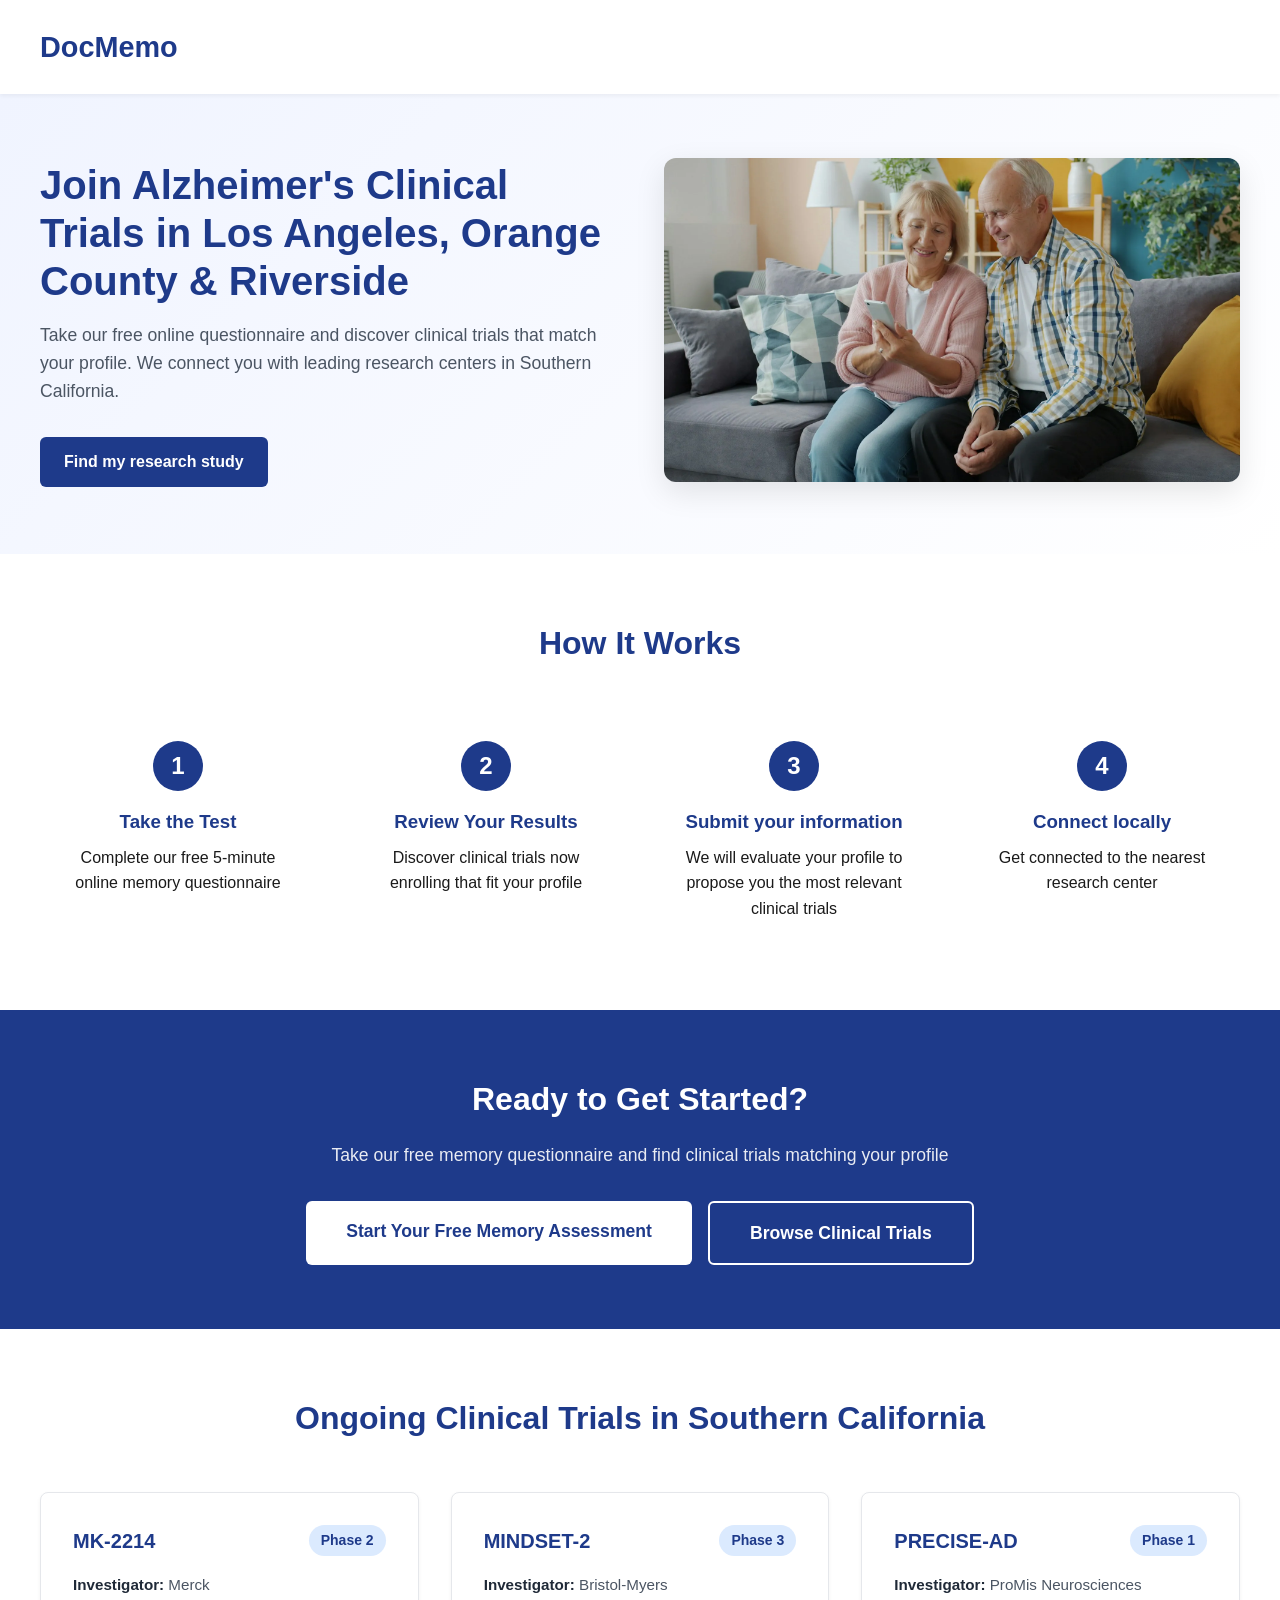
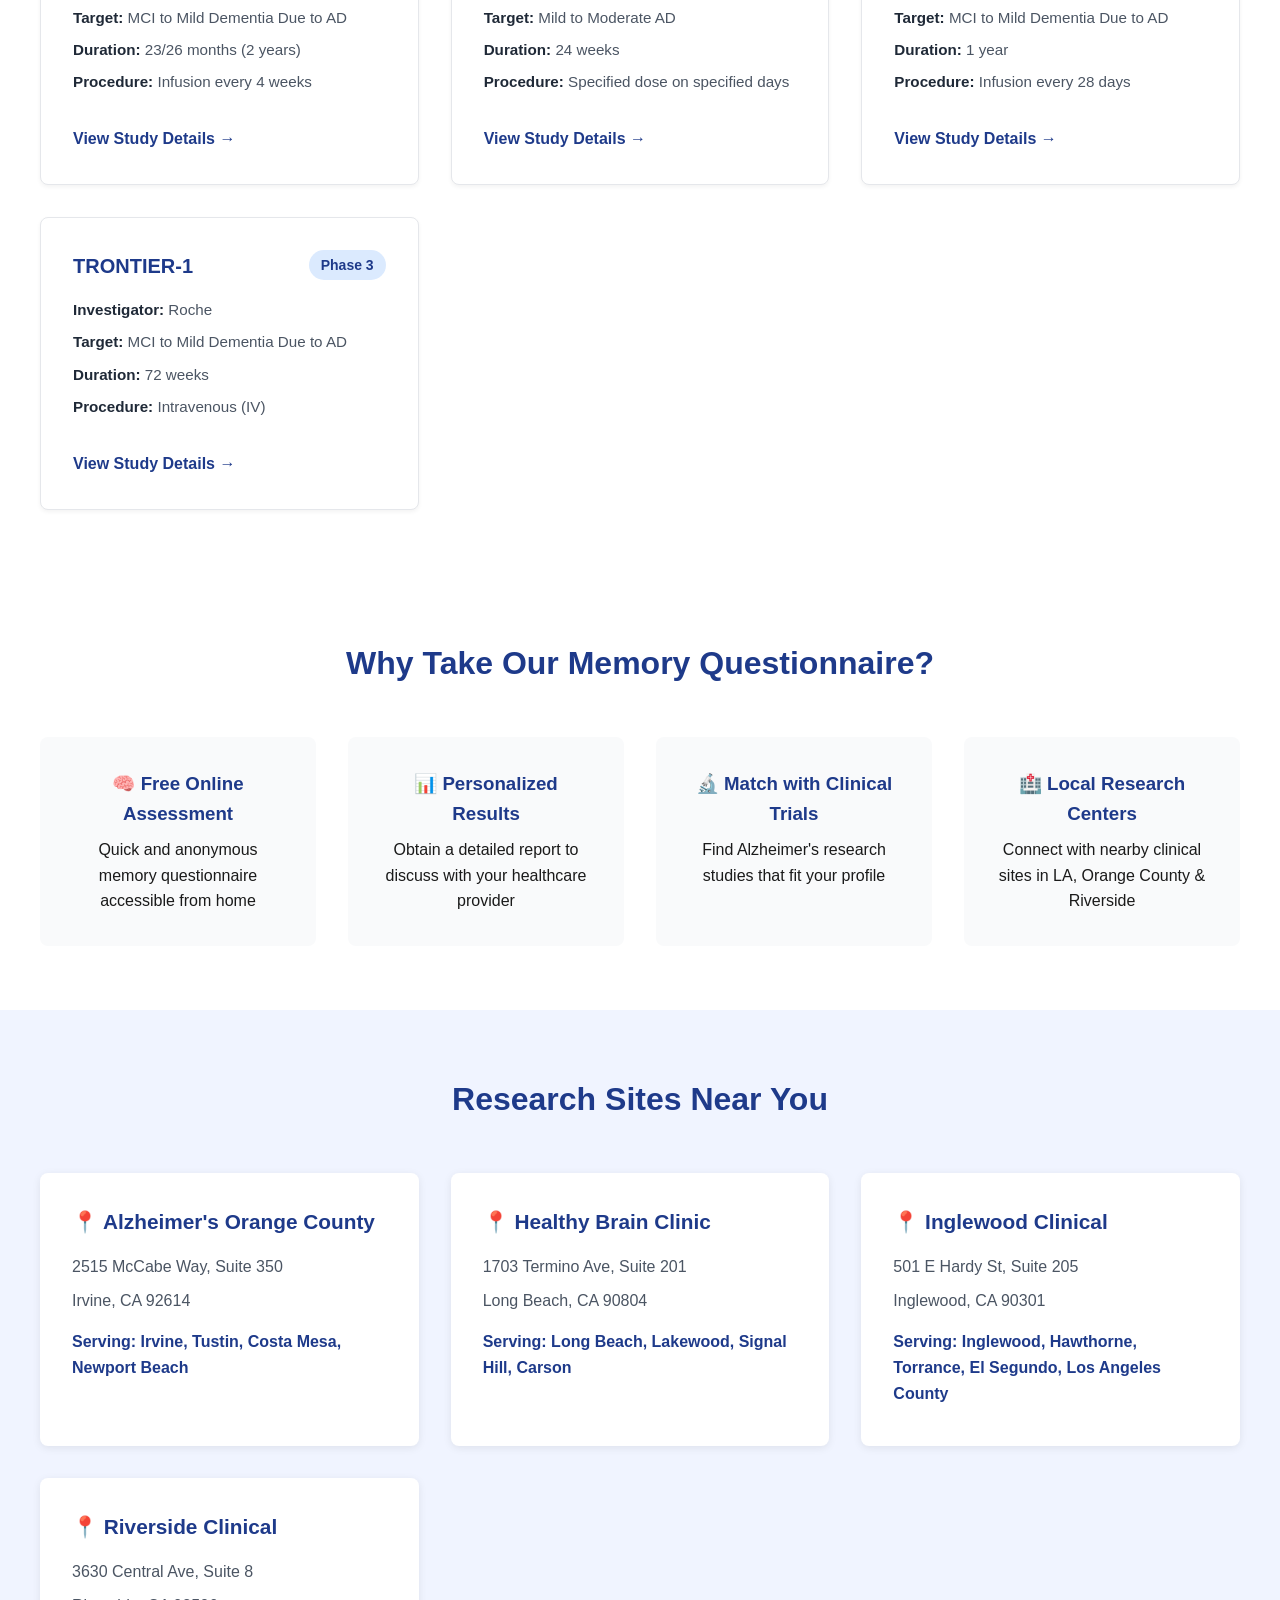
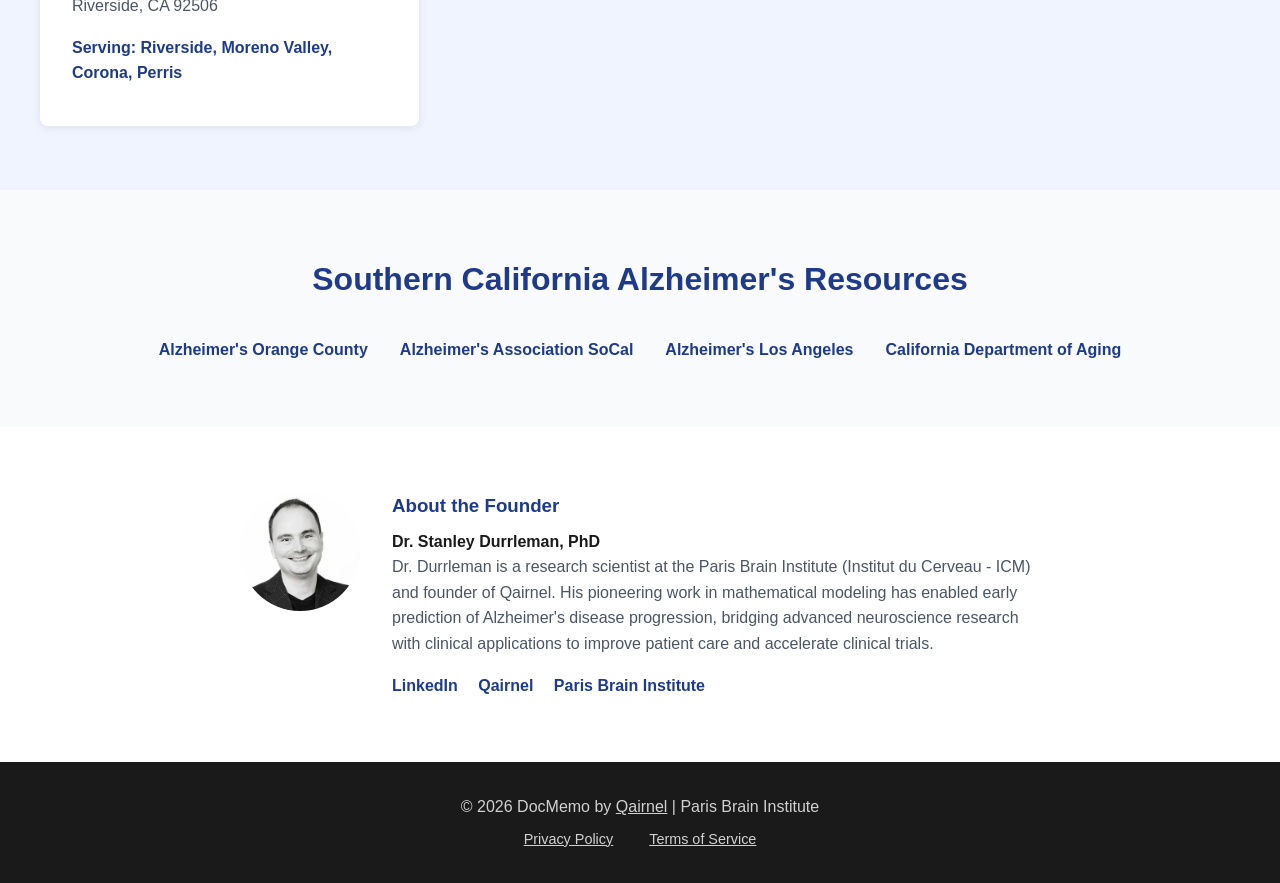
<file: southern-california/index.html>
<!DOCTYPE html>
<html lang="en">

<head>
    <meta charset="UTF-8">
    <meta name="viewport" content="width=device-width, initial-scale=1.0">
    <meta name="description"
        content="Free online memory questionnaire for Alzheimer's research. Find clinical trials in Irvine, Long Beach, Inglewood, Riverside, and Los Angeles County, California.">
    <meta name="keywords"
        content="alzheimer clinical trial, memory test for seniors, dementia test, cognitive test online, Irvine clinical research, Orange County alzheimer studies, Los Angeles alzheimer research">
    <meta name="author" content="Dr. Stanley Durrleman, PhD - Paris Brain Institute">
    <meta property="og:title" content="Alzheimer's Clinical Trials in Southern California | DocMemo">
    <meta property="og:description"
        content="Take our free memory questionnaire and connect with Alzheimer's research studies in Southern California.">
    <meta property="og:image"
        content="https://alzheimer-research.docmemo.com/pictures/Senior-taking-memory-assessment.jpg">
    <meta property="og:url" content="https://alzheimer-research.docmemo.com/southern-california/">
    <meta property="og:type" content="website">

    <!-- Twitter Card data -->
    <meta name="twitter:card" content="summary_large_image">
    <meta name="twitter:title" content="Alzheimer's Clinical Trials in Southern California | DocMemo">
    <meta name="twitter:description" content="Find Alzheimer's research studies in LA, Orange County and Riverside.">
    <meta name="twitter:image"
        content="https://alzheimer-research.docmemo.com/pictures/Senior-taking-memory-assessment.jpg">

    <title>Alzheimer's Clinical Trials in Southern California | DocMemo</title>
    <link rel="canonical" href="https://alzheimer-research.docmemo.com/southern-california/">
    <link rel="icon" href="../../pictures/brain.ico" type="image/x-icon">

    <style>
        * {
            margin: 0;
            padding: 0;
            box-sizing: border-box;
        }

        body {
            font-family: -apple-system, BlinkMacSystemFont, 'Segoe UI', 'Helvetica Neue', Arial, sans-serif;
            line-height: 1.6;
            color: #1a1a1a;
            background-color: #ffffff;
        }

        img {
            max-width: 100%;
            height: auto;
        }

        .header {
            background-color: #ffffff;
            padding: 1.5rem 2rem;
            box-shadow: 0 2px 4px rgba(0, 0, 0, 0.05);
            position: sticky;
            top: 0;
            z-index: 100;
        }

        .header-content {
            max-width: 1200px;
            margin: 0 auto;
            display: flex;
            justify-content: space-between;
            align-items: center;
        }

        .logo {
            font-size: 1.8rem;
            font-weight: 700;
            color: #1e3a8a;
        }

        .cta-button {
            background-color: #1e3a8a;
            color: white;
            padding: 0.75rem 1.5rem;
            border-radius: 6px;
            text-decoration: none;
            font-weight: 600;
            transition: background-color 0.3s;
        }

        .cta-button:hover {
            background-color: #1e40af;
        }

        .cta-button-secondary {
            background-color: transparent;
            color: #1e3a8a;
            padding: 0.75rem 1.5rem;
            border: 2px solid #1e3a8a;
            border-radius: 6px;
            text-decoration: none;
            font-weight: 600;
            transition: all 0.3s;
        }

        .cta-button-secondary:hover {
            background-color: #1e3a8a;
            color: white;
        }

        .hero {
            background: linear-gradient(135deg, #f0f4ff 0%, #ffffff 100%);
            padding: 4rem 2rem;
        }

        .hero-content {
            max-width: 1200px;
            margin: 0 auto;
            display: grid;
            grid-template-columns: 1fr 1fr;
            gap: 3rem;
            align-items: center;
        }

        .hero-text h1 {
            font-size: 2.5rem;
            color: #1e3a8a;
            margin-bottom: 1rem;
            line-height: 1.2;
        }

        .hero-text p {
            font-size: 1.1rem;
            color: #4b5563;
            margin-bottom: 2rem;
        }

        .hero-image {
            text-align: right;
        }

        .hero-image img {
            max-width: 100%;
            height: auto;
            border-radius: 12px;
            box-shadow: 0 10px 30px rgba(0, 0, 0, 0.1);
        }

        .benefits {
            padding: 4rem 2rem;
            background-color: #ffffff;
        }

        .benefits-content {
            max-width: 1200px;
            margin: 0 auto;
        }

        .benefits h2 {
            text-align: center;
            font-size: 2rem;
            color: #1e3a8a;
            margin-bottom: 3rem;
        }

        .benefits-grid {
            display: grid;
            grid-template-columns: repeat(auto-fit, minmax(250px, 1fr));
            gap: 2rem;
        }

        .benefit-card {
            padding: 2rem;
            background-color: #f9fafb;
            border-radius: 8px;
            text-align: center;
        }

        .benefit-card h3 {
            color: #1e3a8a;
            margin-bottom: 0.5rem;
        }

        .locations {
            padding: 4rem 2rem;
            background-color: #f0f4ff;
        }

        .locations-content {
            max-width: 1200px;
            margin: 0 auto;
        }

        .locations h2 {
            text-align: center;
            font-size: 2rem;
            color: #1e3a8a;
            margin-bottom: 3rem;
        }

        .locations-grid {
            display: grid;
            grid-template-columns: repeat(auto-fit, minmax(280px, 1fr));
            gap: 2rem;
        }

        .location-card {
            background-color: white;
            padding: 2rem;
            border-radius: 8px;
            box-shadow: 0 2px 8px rgba(0, 0, 0, 0.08);
        }

        .location-card h3 {
            color: #1e3a8a;
            margin-bottom: 1rem;
            font-size: 1.3rem;
        }

        .location-card p {
            color: #4b5563;
            margin-bottom: 0.5rem;
        }

        .process {
            padding: 4rem 2rem;
            background-color: #ffffff;
        }

        .process-content {
            max-width: 1200px;
            margin: 0 auto;
        }

        .process h2 {
            text-align: center;
            font-size: 2rem;
            color: #1e3a8a;
            margin-bottom: 3rem;
        }

        .process-steps {
            display: grid;
            grid-template-columns: repeat(auto-fit, minmax(250px, 1fr));
            gap: 2rem;
        }

        .step {
            text-align: center;
            padding: 1.5rem;
        }

        .step-number {
            background-color: #1e3a8a;
            color: white;
            width: 50px;
            height: 50px;
            border-radius: 50%;
            display: flex;
            align-items: center;
            justify-content: center;
            margin: 0 auto 1rem;
            font-size: 1.5rem;
            font-weight: 700;
        }

        .step h3 {
            color: #1e3a8a;
            margin-bottom: 0.5rem;
        }

        .cta-section {
            background-color: #1e3a8a;
            color: white;
            padding: 4rem 2rem;
            text-align: center;
        }

        .cta-section h2 {
            font-size: 2rem;
            margin-bottom: 1rem;
        }

        .cta-section p {
            font-size: 1.1rem;
            margin-bottom: 2rem;
            opacity: 0.9;
        }

        .cta-button-large {
            background-color: white;
            color: #1e3a8a;
            padding: 1rem 2.5rem;
            border-radius: 6px;
            text-decoration: none;
            font-weight: 700;
            font-size: 1.1rem;
            display: inline-block;
            transition: transform 0.3s;
        }

        .cta-button-large:hover {
            transform: translateY(-2px);
        }

        .cta-button-large-secondary {
            background-color: transparent;
            color: white;
            padding: 1rem 2.5rem;
            border: 2px solid white;
            border-radius: 6px;
            text-decoration: none;
            font-weight: 700;
            font-size: 1.1rem;
            display: inline-block;
            transition: all 0.3s;
        }

        .cta-button-large-secondary:hover {
            background-color: white;
            color: #1e3a8a;
        }

        .resources {
            padding: 4rem 2rem;
            background-color: #f9fafb;
        }

        .resources-content {
            max-width: 1200px;
            margin: 0 auto;
        }

        .resources h2 {
            text-align: center;
            font-size: 2rem;
            color: #1e3a8a;
            margin-bottom: 2rem;
        }

        .resources-links {
            display: flex;
            flex-wrap: wrap;
            justify-content: center;
            gap: 2rem;
        }

        .resources-links a {
            color: #1e3a8a;
            text-decoration: none;
            font-weight: 600;
        }

        .resources-links a:hover {
            text-decoration: underline;
        }

        .author-bio {
            padding: 4rem 2rem;
            background-color: #ffffff;
        }

        .author-content {
            max-width: 800px;
            margin: 0 auto;
            display: flex;
            gap: 2rem;
            align-items: flex-start;
        }

        .author-image {
            flex-shrink: 0;
        }

        .author-image img {
            width: 120px;
            height: 120px;
            border-radius: 50%;
            object-fit: cover;
        }

        .author-text h3 {
            color: #1e3a8a;
            margin-bottom: 0.5rem;
        }

        .author-text p {
            color: #4b5563;
            margin-bottom: 1rem;
        }

        .author-links a {
            color: #1e3a8a;
            text-decoration: none;
            margin-right: 1rem;
            font-weight: 600;
        }

        footer {
            background-color: #1a1a1a;
            color: white;
            padding: 2rem;
            text-align: center;
        }

        footer p {
            opacity: 0.8;
        }

        @media (max-width: 768px) {
            .hero-content {
                grid-template-columns: 1fr;
            }

            .hero-text h1 {
                font-size: 2rem;
            }

            .hero-image {
                text-align: center;
            }

            .author-content {
                flex-direction: column;
                text-align: center;
            }
        }

        .content-section {
            padding: 4rem 2rem;
        }

        .content-container {
            max-width: 800px;
            margin: 0 auto;
        }

        .content-container h2 {
            font-size: 2rem;
            color: #1e3a8a;
            margin-bottom: 2rem;
            text-align: center;
        }

        .content-container h3 {
            font-size: 1.5rem;
            color: #1e3a8a;
            margin-top: 2.5rem;
            margin-bottom: 1rem;
        }

        .content-container p {
            margin-bottom: 1.5rem;
            color: #4b5563;
            font-size: 1.1rem;
            line-height: 1.8;
        }

        .content-container ul {
            margin-bottom: 1.5rem;
            padding-left: 1.5rem;
            color: #4b5563;
        }

        .content-container li {
            margin-bottom: 0.75rem;
            font-size: 1.1rem;
        }

        .bg-gray {
            background-color: #f9fafb;
        }

        .bg-white {
            background-color: #ffffff;
        }

        .bg-blue-light {
            background-color: #f0f4ff;
        }



        /* Utility to hide elements if needed, though not strictly necessary if we restructure HTML */

        .trials {
            padding: 4rem 2rem;
            background-color: #ffffff;
        }

        .trials-content {
            max-width: 1200px;
            margin: 0 auto;
        }

        .trials h2 {
            text-align: center;
            font-size: 2rem;
            color: #1e3a8a;
            margin-bottom: 3rem;
        }

        .trials-grid {
            display: grid;
            grid-template-columns: repeat(auto-fit, minmax(300px, 1fr));
            gap: 2rem;
        }

        .trial-card {
            background-color: white;
            padding: 2rem;
            border-radius: 8px;
            border: 1px solid #e5e7eb;
            box-shadow: 0 2px 4px rgba(0, 0, 0, 0.05);
            display: flex;
            flex-direction: column;
            transition: transform 0.3s, box-shadow 0.3s;
        }

        .trial-card:hover {
            transform: translateY(-2px);
            box-shadow: 0 10px 15px rgba(0, 0, 0, 0.1);
            border-color: #1e3a8a;
        }

        .trial-header {
            display: flex;
            justify-content: space-between;
            align-items: flex-start;
            margin-bottom: 1rem;
        }

        .trial-header h3 {
            color: #1e3a8a;
            font-size: 1.25rem;
            margin: 0;
        }

        .trial-badge {
            background-color: #dbeafe;
            color: #1e3a8a;
            padding: 0.25rem 0.75rem;
            border-radius: 9999px;
            font-size: 0.875rem;
            font-weight: 600;
            white-space: nowrap;
        }

        .trial-details {
            flex-grow: 1;
            margin-bottom: 1.5rem;
        }

        .trial-details p {
            margin-bottom: 0.5rem;
            color: #4b5563;
            font-size: 0.95rem;
        }

        .trial-details strong {
            color: #1f2937;
        }

        .trial-link {
            color: #1e3a8a;
            text-decoration: none;
            font-weight: 600;
            display: inline-flex;
            align-items: center;
            transition: color 0.3s;
        }

        .trial-link:hover {
            color: #1e40af;
            text-decoration: underline;
        }
    </style>
    <script type="application/ld+json">
    {
        "@context": "https://schema.org",
        "@type": "Organization",
        "name": "Qairnel",
        "location": {
            "@type": "Place",
            "address": {
                "@type": "PostalAddress",
                "streetAddress": "60 Broad Street",
                "addressLocality": "New York",
                "addressRegion": "NY",
                "postalCode": "10004",
                "addressCountry": "US"
            }
        }
    }
    </script>
</head>

<body>
    <header class="header">
        <div class="header-content">
            <a href="/" class="logo" style="text-decoration: none;">DocMemo</a>
        </div>
    </header>

    <main>
        <section class="hero">
            <div class="hero-content">
                <div class="hero-text">
                    <h1>Join Alzheimer's Clinical Trials in Los Angeles, Orange County & Riverside</h1>
                    <p>Take our free online questionnaire and discover clinical trials that match your profile.
                        We connect you with leading research centers in Southern California.</p>
                    <div style="display: flex; gap: 1rem; flex-wrap: wrap;">
                        <a href="https://docmemo.com/trial-finder" class="cta-button">Find my research study</a>
                    </div>
                </div>
                <div class="hero-image">
                    <img src="../../pictures/Senior-taking-memory-assessment.webp" alt="Senior taking memory assessment"
                        width="1920" height="1080" fetchpriority="high">
                </div>
            </div>
        </section>



        <section class="process">
            <div class="process-content">
                <h2>How It Works</h2>
                <div class="process-steps">
                    <div class="step">
                        <div class="step-number">1</div>
                        <h3>Take the Test</h3>
                        <p>Complete our free 5-minute online memory questionnaire</p>
                    </div>
                    <div class="step">
                        <div class="step-number">2</div>
                        <h3>Review Your Results</h3>
                        <p>Discover clinical trials now enrolling that fit your profile</p>
                    </div>
                    <div class="step">
                        <div class="step-number">3</div>
                        <h3>Submit your information</h3>
                        <p>We will evaluate your profile to propose you the most relevant clinical trials</p>
                    </div>
                    <div class="step">
                        <div class="step-number">4</div>
                        <h3>Connect locally</h3>
                        <p>Get connected to the nearest research center</p>
                    </div>
                </div>
            </div>
        </section>

        <section class="cta-section">
            <h2>Ready to Get Started?</h2>
            <p>Take our free memory questionnaire and find clinical trials matching your profile</p>
            <div style="display: flex; gap: 1rem; justify-content: center; flex-wrap: wrap;">
                <a href="https://docmemo.com/trial-finder" class="cta-button-large">Start Your Free Memory
                    Assessment</a>
                <a href="https://docmemo.com/clinical-trials" class="cta-button-large-secondary">Browse Clinical
                    Trials</a>
            </div>
        </section>

        <section class="trials">
            <div class="trials-content">
                <h2>Ongoing Clinical Trials in Southern California</h2>
                <div class="trials-grid">
                    <!-- MK2214 -->
                    <div class="trial-card">
                        <div class="trial-header">
                            <h3>MK-2214</h3>
                            <span class="trial-badge">Phase 2</span>
                        </div>
                        <div class="trial-details">
                            <p><strong>Investigator:</strong> Merck</p>
                            <p><strong>Target:</strong> MCI to Mild Dementia Due to AD</p>
                            <p><strong>Duration:</strong> 23/26 months (2 years)</p>
                            <p><strong>Procedure:</strong> Infusion every 4 weeks</p>
                        </div>
                        <a href="https://clinicaltrials.gov/study/NCT07033494" target="_blank" rel="noopener"
                            class="trial-link">View Study Details →</a>
                    </div>

                    <!-- MINDSET_2 -->
                    <div class="trial-card">
                        <div class="trial-header">
                            <h3>MINDSET-2</h3>
                            <span class="trial-badge">Phase 3</span>
                        </div>
                        <div class="trial-details">
                            <p><strong>Investigator:</strong> Bristol-Myers</p>
                            <p><strong>Target:</strong> Mild to Moderate AD</p>
                            <p><strong>Duration:</strong> 24 weeks</p>
                            <p><strong>Procedure:</strong> Specified dose on specified days</p>
                        </div>
                        <a href="https://clinicaltrials.gov/study/NCT06976203?id=NCT06976203" target="_blank"
                            rel="noopener" class="trial-link">View Study Details →</a>
                    </div>

                    <!-- PRECISE_AD -->
                    <div class="trial-card">
                        <div class="trial-header">
                            <h3>PRECISE-AD</h3>
                            <span class="trial-badge">Phase 1</span>
                        </div>
                        <div class="trial-details">
                            <p><strong>Investigator:</strong> ProMis Neurosciences</p>
                            <p><strong>Target:</strong> MCI to Mild Dementia Due to AD</p>
                            <p><strong>Duration:</strong> 1 year</p>
                            <p><strong>Procedure:</strong> Infusion every 28 days</p>
                        </div>
                        <a href="https://clinicaltrials.gov/study/NCT06750432" target="_blank" rel="noopener"
                            class="trial-link">View Study Details →</a>
                    </div>

                    <!-- TRONTIER_1 -->
                    <div class="trial-card">
                        <div class="trial-header">
                            <h3>TRONTIER-1</h3>
                            <span class="trial-badge">Phase 3</span>
                        </div>
                        <div class="trial-details">
                            <p><strong>Investigator:</strong> Roche</p>
                            <p><strong>Target:</strong> MCI to Mild Dementia Due to AD</p>
                            <p><strong>Duration:</strong> 72 weeks</p>
                            <p><strong>Procedure:</strong> Intravenous (IV)</p>
                        </div>
                        <a href="https://clinicaltrials.gov/study/NCT07169578?id=NCT07169578" target="_blank"
                            rel="noopener" class="trial-link">View Study Details →</a>
                    </div>
                </div>
            </div>
        </section>

        <section class="benefits">
            <div class="benefits-content">
                <h2>Why Take Our Memory Questionnaire?</h2>
                <div class="benefits-grid">
                    <div class="benefit-card">
                        <h3>🧠 Free Online Assessment</h3>
                        <p>Quick and anonymous memory questionnaire accessible from home</p>
                    </div>
                    <div class="benefit-card">
                        <h3>📊 Personalized Results</h3>
                        <p>Obtain a detailed report to discuss with your healthcare provider</p>
                    </div>
                    <div class="benefit-card">
                        <h3>🔬 Match with Clinical Trials</h3>
                        <p>Find Alzheimer's research studies that fit your profile</p>
                    </div>
                    <div class="benefit-card">
                        <h3>🏥 Local Research Centers</h3>
                        <p>Connect with nearby clinical sites in LA, Orange County & Riverside</p>
                    </div>
                </div>
            </div>
        </section>

        <section class="locations">
            <div class="locations-content">
                <h2>Research Sites Near You</h2>
                <div class="locations-grid">
                    <div class="location-card">
                        <h3>📍 Alzheimer's Orange County</h3>
                        <p>2515 McCabe Way, Suite 350</p>
                        <p>Irvine, CA 92614</p>
                        <p style="margin-top: 1rem; color: #1e3a8a; font-weight: 600;">Serving: Irvine, Tustin, Costa
                            Mesa,
                            Newport Beach</p>
                    </div>
                    <div class="location-card">
                        <h3>📍 Healthy Brain Clinic</h3>
                        <p>1703 Termino Ave, Suite 201</p>
                        <p>Long Beach, CA 90804</p>
                        <p style="margin-top: 1rem; color: #1e3a8a; font-weight: 600;">Serving: Long Beach, Lakewood,
                            Signal
                            Hill, Carson</p>
                    </div>
                    <div class="location-card">
                        <h3>📍 Inglewood Clinical</h3>
                        <p>501 E Hardy St, Suite 205</p>
                        <p>Inglewood, CA 90301</p>
                        <p style="margin-top: 1rem; color: #1e3a8a; font-weight: 600;">Serving: Inglewood, Hawthorne,
                            Torrance, El Segundo, Los Angeles County</p>
                    </div>
                    <div class="location-card">
                        <h3>📍 Riverside Clinical</h3>
                        <p>3630 Central Ave, Suite 8</p>
                        <p>Riverside, CA 92506</p>
                        <p style="margin-top: 1rem; color: #1e3a8a; font-weight: 600;">Serving: Riverside, Moreno
                            Valley,
                            Corona, Perris</p>
                    </div>
                </div>
            </div>
        </section>

        <section class="resources">
            <div class="resources-content">
                <h2>Southern California Alzheimer's Resources</h2>
                <div class="resources-links">
                    <a href="https://www.alzoc.org/" target="_blank" rel="noopener">Alzheimer's Orange County</a>
                    <a href="https://www.alz.org/socal" target="_blank" rel="noopener">Alzheimer's Association SoCal</a>
                    <a href="https://www.alzheimersla.org/for-families/services/support-groups/" target="_blank"
                        rel="noopener">Alzheimer's Los Angeles</a>
                    <a href="https://aging.ca.gov/" target="_blank" rel="noopener">California Department of Aging</a>
                </div>
            </div>
        </section>

        <section class="author-bio">
            <div class="author-content">
                <div class="author-image">
                    <img src="../../pictures/Stanley-Durrleman.webp" alt="Dr. Stanley Durrleman" width="120" height="120">
                </div>
                <div class="author-text">
                    <h3>About the Founder</h3>
                    <h4>Dr. Stanley Durrleman, PhD</h4>
                    <p>Dr. Durrleman is a research scientist at the Paris Brain Institute (Institut du Cerveau - ICM)
                        and
                        founder of Qairnel. His pioneering work in mathematical modeling has enabled early prediction of
                        Alzheimer's disease progression, bridging advanced neuroscience research with clinical
                        applications
                        to improve patient care and accelerate clinical trials.</p>
                    <div class="author-links">
                        <a href="https://www.linkedin.com/in/stanley-durrleman/" target="_blank"
                            rel="noopener">LinkedIn</a>
                        <a href="https://qairnel.com" target="_blank" rel="noopener">Qairnel</a>
                        <a href="https://www.institutducerveau-icm.org/en/" target="_blank" rel="noopener">Paris Brain
                            Institute</a>
                    </div>
                </div>
            </div>
        </section>
    </main>

    <footer>
        <p>&copy; 2026 DocMemo by <a href="https://qairnel.com/" target="_blank" rel="noopener"
                style="color: white; text-decoration: underline;">Qairnel</a> | Paris Brain Institute
        </p>
        <p style="margin-top: 0.5rem; font-size: 0.9rem;">
            <a href="https://docmemo.com/privacy-policy" style="color: white; margin: 0 1rem;">Privacy Policy</a>
            <a href="https://docmemo.com/terms-conditions" style="color: white; margin: 0 1rem;">Terms of Service</a>
        </p>
    </footer>

    <script type="application/ld+json">
    {
        "@context": "https://schema.org",
        "@type": "Organization",
        "name": "DocMemo",
        "@id": "https://alzheimer-research.docmemo.com/",
        "url": "https://alzheimer-research.docmemo.com/",
        "description": "Online memory screening and Alzheimer's clinical trial matching for US residents.",
        "areaServed": {
            "@type": "Country",
            "name": "United States"
        },
        "availableLanguage": ["en"],
        "provider": {
            "@type": "Organization",
            "name": "Qairnel",
            "url": "https://qairnel.com"
        }
    }
</script>
    <script type="application/ld+json">
    {
        "@context": "https://schema.org",
        "@type": "FAQPage",
        "mainEntity": [
            {
                "@type": "Question",
                "name": "How can I know if my memory issues are serious?",
                "acceptedAnswer": {
                    "@type": "Answer",
                    "text": "DocMemo offers a free online memory screening used by thousands of individuals and healthcare professionals."
                }
            },
            {
                "@type": "Question",
                "name": "Can I check if I'm eligible for Alzheimer's clinical trials in Los Angeles?",
                "acceptedAnswer": {
                    "@type": "Answer",
                    "text": "Yes, DocMemo provides an online eligibility test for Alzheimer’s clinical trials and directs you to the nearest recruiting center."
                }
            }
        ]
    }
</script>
    <script type="application/ld+json">
    {
        "@context": "https://schema.org",
        "@type": "MedicalWebPage",
        "name": "Alzheimer's Clinical Trials in Southern California",
        "description": "Find Alzheimer's clinical trials and take free memory assessments in Los Angeles, Orange County, and Riverside, California.",
        "serviceType": ["Memory Assessment", "Cognitive Testing", "Alzheimer Screening", "Dementia Testing"],
        "medicalSpecialty": "Neurology",
        "about": {
            "@type": "MedicalCondition",
            "name": "Alzheimer's Disease"
        },
        "areaServed": {
            "@type": "State",
            "name": "California"
        }
    }
    </script>
    <script type="application/ld+json">
    {
        "@context": "https://schema.org",
        "@type": "BreadcrumbList",
        "itemListElement": [{
            "@type": "ListItem",
            "position": 1,
            "name": "Home",
            "item": "https://alzheimer-research.docmemo.com/"
        }, {
            "@type": "ListItem",
            "position": 2,
            "name": "Southern California",
            "item": "https://alzheimer-research.docmemo.com/southern-california/"
        }]
    }
    </script>
</body>

</html>
</file>
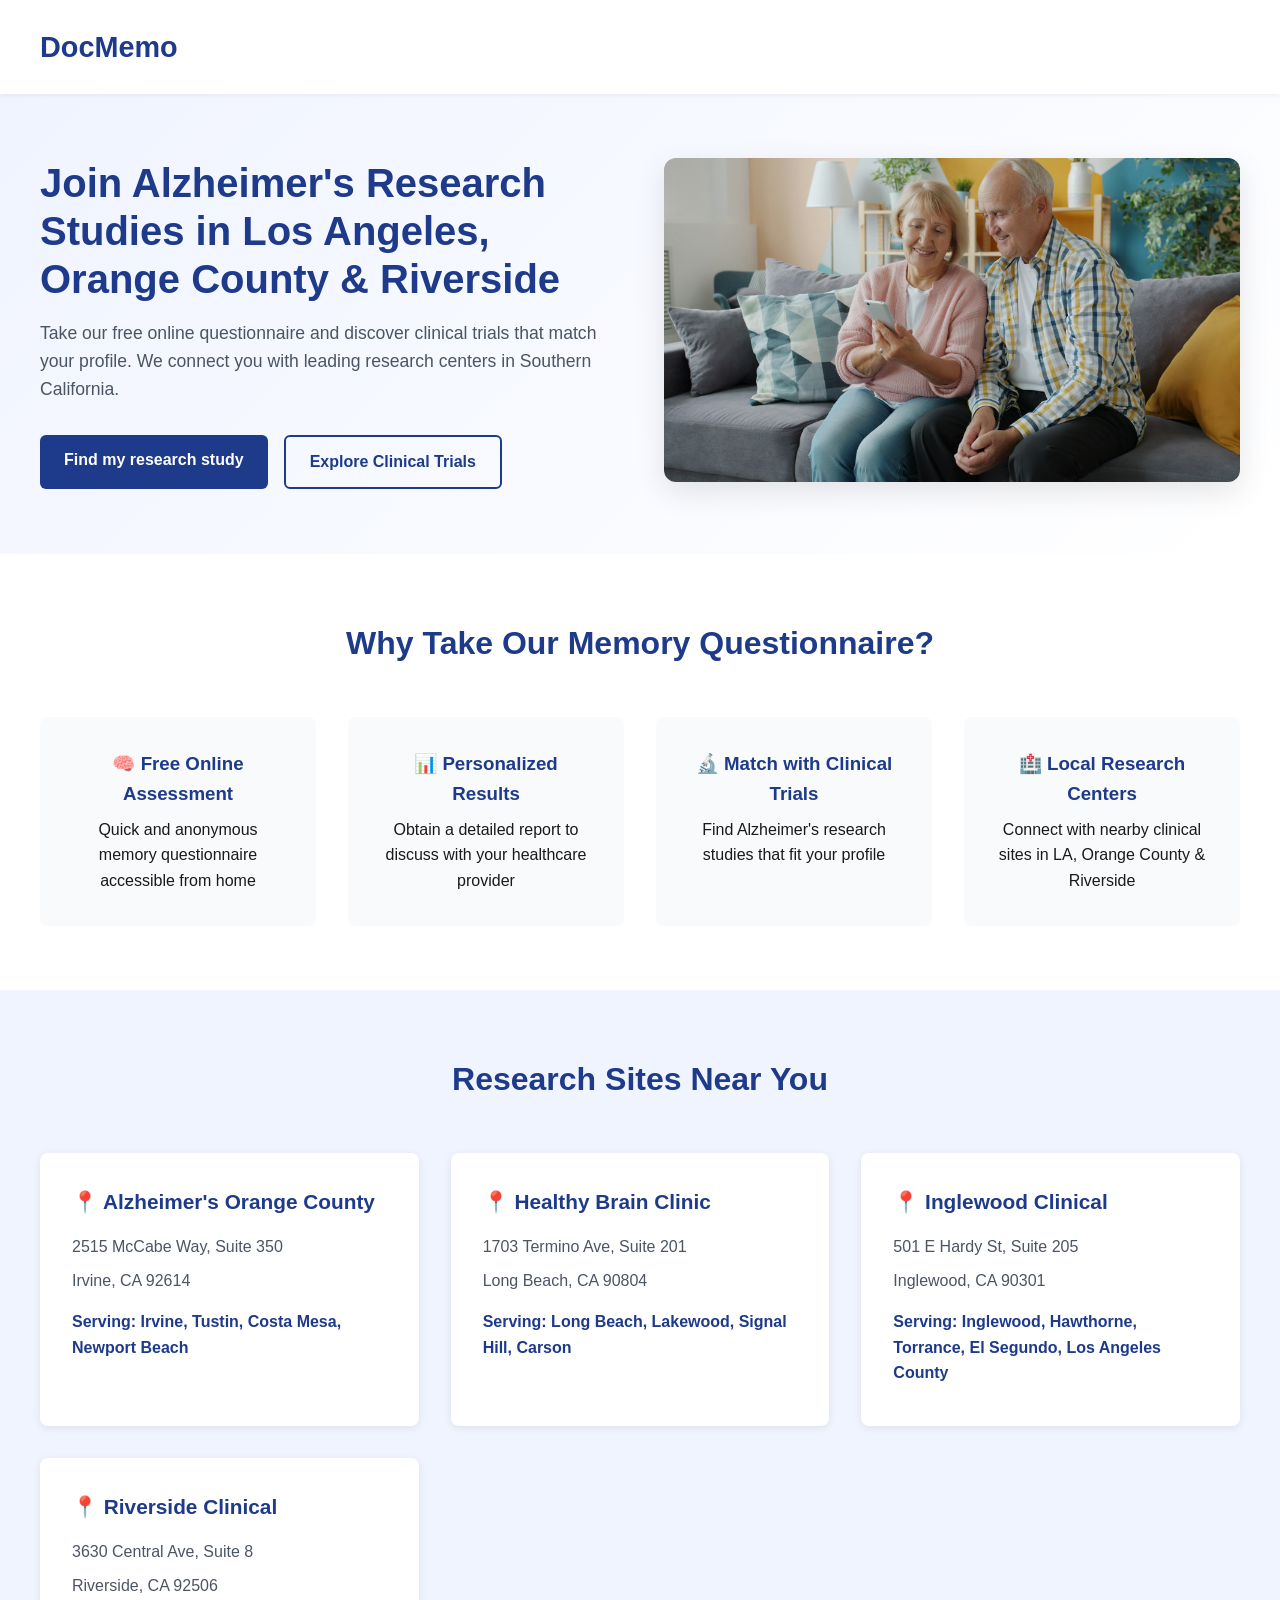
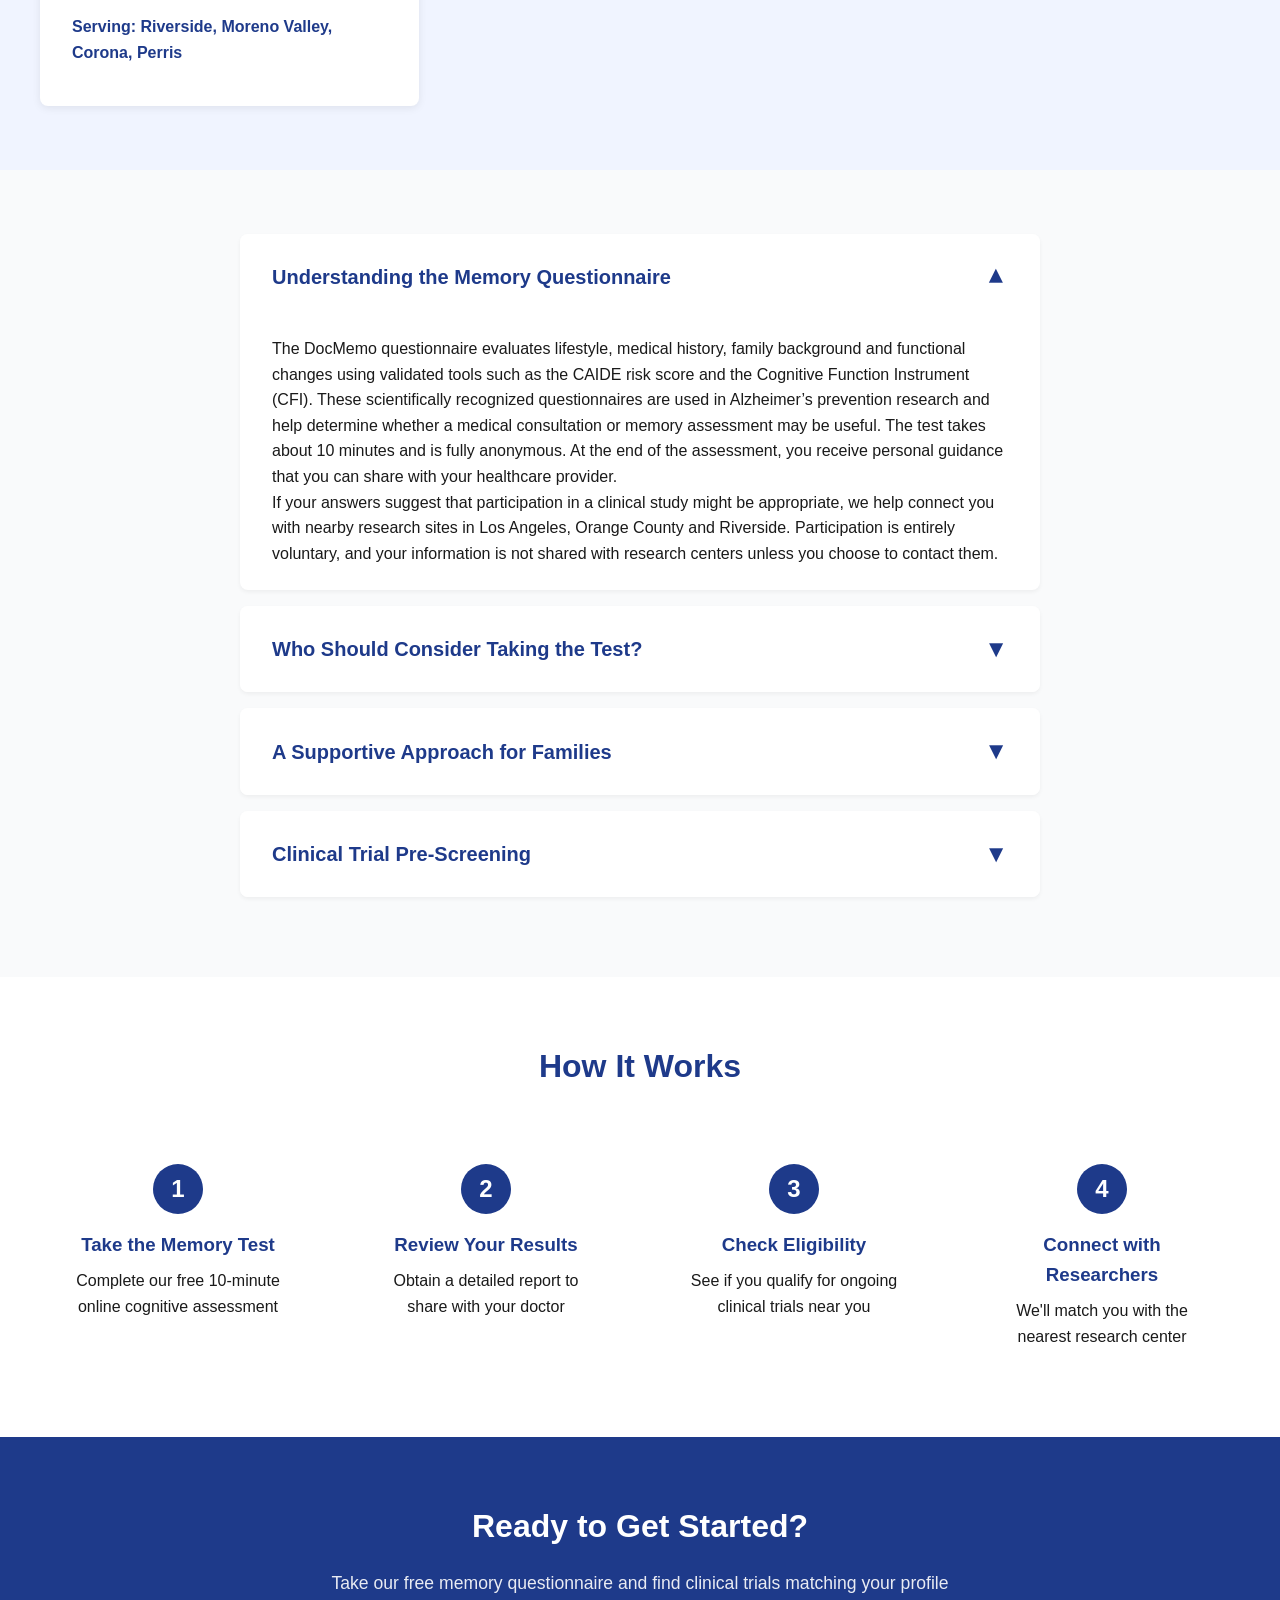
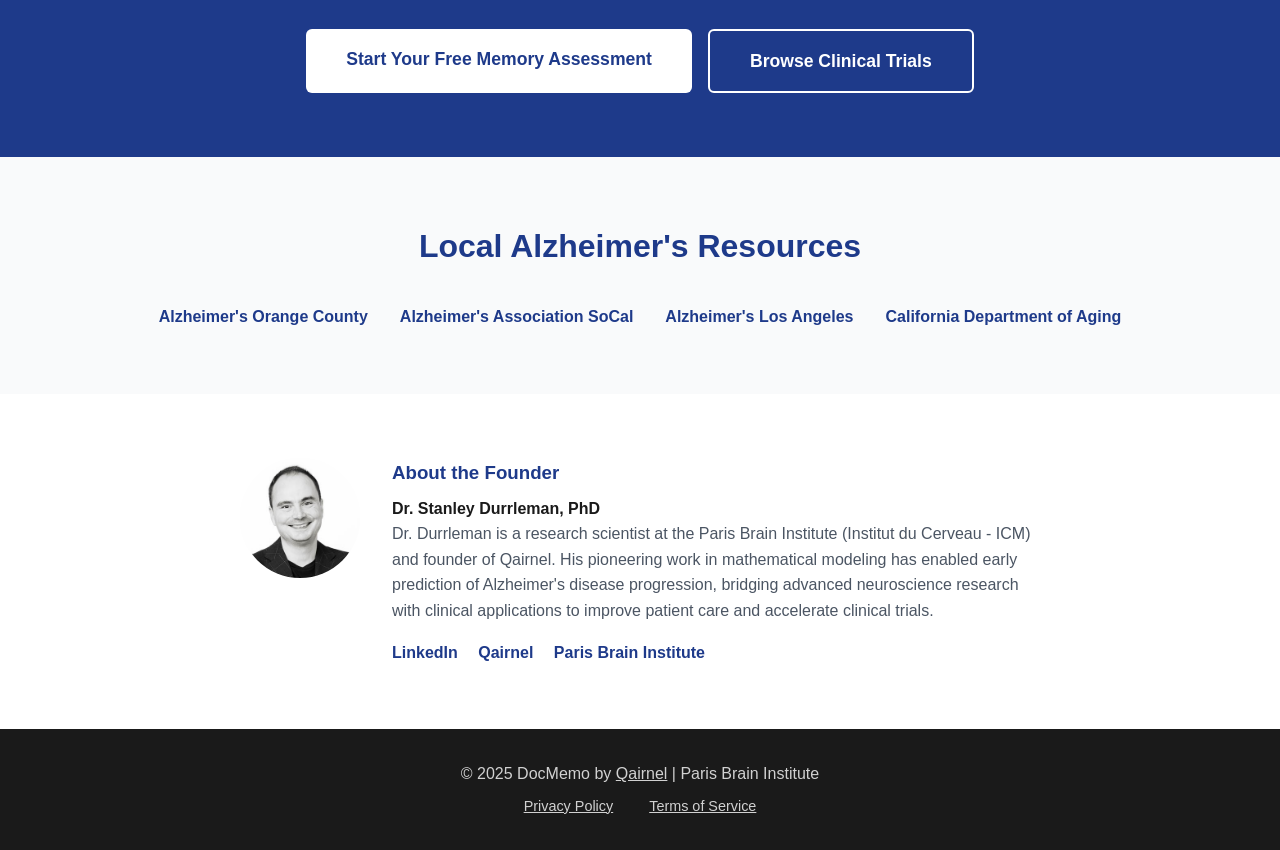
<file: california/los-angeles-orange-riverside/index.html>
<!DOCTYPE html>
<html lang="en">

<head>
    <meta charset="UTF-8">
    <meta name="viewport" content="width=device-width, initial-scale=1.0">
    <meta name="description"
        content="Free online memory questionnaire for Alzheimer's research. Find clinical trials in Irvine, Long Beach, Inglewood, Riverside, and Los Angeles County, California.">
    <meta name="keywords"
        content="alzheimer clinical trial, memory test for seniors, dementia test, cognitive test online, Irvine clinical research, Orange County alzheimer studies, Los Angeles alzheimer research">
    <meta name="author" content="Dr. Stanley Durrleman, PhD - Paris Brain Institute">
    <meta property="og:title" content="Alzheimer's Clinical Trials - LA, Orange County & Riverside">
    <meta property="og:description"
        content="Take our free memory questionnaire and connect with Alzheimer's research studies in Southern California.">
    <meta property="og:type" content="website">
    <title>Alzheimer's Clinical Trials in LA, Irvine, Long Beach & Riverside | Free Memory Questionnaire</title>
    <link rel="icon" href="../../pictures/brain.ico" type="image/x-icon">

    <style>
        * {
            margin: 0;
            padding: 0;
            box-sizing: border-box;
        }

        body {
            font-family: -apple-system, BlinkMacSystemFont, 'Segoe UI', 'Helvetica Neue', Arial, sans-serif;
            line-height: 1.6;
            color: #1a1a1a;
            background-color: #ffffff;
        }

        .header {
            background-color: #ffffff;
            padding: 1.5rem 2rem;
            box-shadow: 0 2px 4px rgba(0, 0, 0, 0.05);
            position: sticky;
            top: 0;
            z-index: 100;
        }

        .header-content {
            max-width: 1200px;
            margin: 0 auto;
            display: flex;
            justify-content: space-between;
            align-items: center;
        }

        .logo {
            font-size: 1.8rem;
            font-weight: 700;
            color: #1e3a8a;
        }

        .cta-button {
            background-color: #1e3a8a;
            color: white;
            padding: 0.75rem 1.5rem;
            border-radius: 6px;
            text-decoration: none;
            font-weight: 600;
            transition: background-color 0.3s;
        }

        .cta-button:hover {
            background-color: #1e40af;
        }

        .cta-button-secondary {
            background-color: transparent;
            color: #1e3a8a;
            padding: 0.75rem 1.5rem;
            border: 2px solid #1e3a8a;
            border-radius: 6px;
            text-decoration: none;
            font-weight: 600;
            transition: all 0.3s;
        }

        .cta-button-secondary:hover {
            background-color: #1e3a8a;
            color: white;
        }

        .hero {
            background: linear-gradient(135deg, #f0f4ff 0%, #ffffff 100%);
            padding: 4rem 2rem;
        }

        .hero-content {
            max-width: 1200px;
            margin: 0 auto;
            display: grid;
            grid-template-columns: 1fr 1fr;
            gap: 3rem;
            align-items: center;
        }

        .hero-text h1 {
            font-size: 2.5rem;
            color: #1e3a8a;
            margin-bottom: 1rem;
            line-height: 1.2;
        }

        .hero-text p {
            font-size: 1.1rem;
            color: #4b5563;
            margin-bottom: 2rem;
        }

        .hero-image {
            text-align: right;
        }

        .hero-image img {
            max-width: 100%;
            border-radius: 12px;
            box-shadow: 0 10px 30px rgba(0, 0, 0, 0.1);
        }

        .benefits {
            padding: 4rem 2rem;
            background-color: #ffffff;
        }

        .benefits-content {
            max-width: 1200px;
            margin: 0 auto;
        }

        .benefits h2 {
            text-align: center;
            font-size: 2rem;
            color: #1e3a8a;
            margin-bottom: 3rem;
        }

        .benefits-grid {
            display: grid;
            grid-template-columns: repeat(auto-fit, minmax(250px, 1fr));
            gap: 2rem;
        }

        .benefit-card {
            padding: 2rem;
            background-color: #f9fafb;
            border-radius: 8px;
            text-align: center;
        }

        .benefit-card h3 {
            color: #1e3a8a;
            margin-bottom: 0.5rem;
        }

        .locations {
            padding: 4rem 2rem;
            background-color: #f0f4ff;
        }

        .locations-content {
            max-width: 1200px;
            margin: 0 auto;
        }

        .locations h2 {
            text-align: center;
            font-size: 2rem;
            color: #1e3a8a;
            margin-bottom: 3rem;
        }

        .locations-grid {
            display: grid;
            grid-template-columns: repeat(auto-fit, minmax(280px, 1fr));
            gap: 2rem;
        }

        .location-card {
            background-color: white;
            padding: 2rem;
            border-radius: 8px;
            box-shadow: 0 2px 8px rgba(0, 0, 0, 0.08);
        }

        .location-card h3 {
            color: #1e3a8a;
            margin-bottom: 1rem;
            font-size: 1.3rem;
        }

        .location-card p {
            color: #4b5563;
            margin-bottom: 0.5rem;
        }

        .process {
            padding: 4rem 2rem;
            background-color: #ffffff;
        }

        .process-content {
            max-width: 1200px;
            margin: 0 auto;
        }

        .process h2 {
            text-align: center;
            font-size: 2rem;
            color: #1e3a8a;
            margin-bottom: 3rem;
        }

        .process-steps {
            display: grid;
            grid-template-columns: repeat(auto-fit, minmax(250px, 1fr));
            gap: 2rem;
        }

        .step {
            text-align: center;
            padding: 1.5rem;
        }

        .step-number {
            background-color: #1e3a8a;
            color: white;
            width: 50px;
            height: 50px;
            border-radius: 50%;
            display: flex;
            align-items: center;
            justify-content: center;
            margin: 0 auto 1rem;
            font-size: 1.5rem;
            font-weight: 700;
        }

        .step h3 {
            color: #1e3a8a;
            margin-bottom: 0.5rem;
        }

        .cta-section {
            background-color: #1e3a8a;
            color: white;
            padding: 4rem 2rem;
            text-align: center;
        }

        .cta-section h2 {
            font-size: 2rem;
            margin-bottom: 1rem;
        }

        .cta-section p {
            font-size: 1.1rem;
            margin-bottom: 2rem;
            opacity: 0.9;
        }

        .cta-button-large {
            background-color: white;
            color: #1e3a8a;
            padding: 1rem 2.5rem;
            border-radius: 6px;
            text-decoration: none;
            font-weight: 700;
            font-size: 1.1rem;
            display: inline-block;
            transition: transform 0.3s;
        }

        .cta-button-large:hover {
            transform: translateY(-2px);
        }

        .cta-button-large-secondary {
            background-color: transparent;
            color: white;
            padding: 1rem 2.5rem;
            border: 2px solid white;
            border-radius: 6px;
            text-decoration: none;
            font-weight: 700;
            font-size: 1.1rem;
            display: inline-block;
            transition: all 0.3s;
        }

        .cta-button-large-secondary:hover {
            background-color: white;
            color: #1e3a8a;
        }

        .resources {
            padding: 4rem 2rem;
            background-color: #f9fafb;
        }

        .resources-content {
            max-width: 1200px;
            margin: 0 auto;
        }

        .resources h2 {
            text-align: center;
            font-size: 2rem;
            color: #1e3a8a;
            margin-bottom: 2rem;
        }

        .resources-links {
            display: flex;
            flex-wrap: wrap;
            justify-content: center;
            gap: 2rem;
        }

        .resources-links a {
            color: #1e3a8a;
            text-decoration: none;
            font-weight: 600;
        }

        .resources-links a:hover {
            text-decoration: underline;
        }

        .author-bio {
            padding: 4rem 2rem;
            background-color: #ffffff;
        }

        .author-content {
            max-width: 800px;
            margin: 0 auto;
            display: flex;
            gap: 2rem;
            align-items: flex-start;
        }

        .author-image {
            flex-shrink: 0;
        }

        .author-image img {
            width: 120px;
            height: 120px;
            border-radius: 50%;
            object-fit: cover;
        }

        .author-text h3 {
            color: #1e3a8a;
            margin-bottom: 0.5rem;
        }

        .author-text p {
            color: #4b5563;
            margin-bottom: 1rem;
        }

        .author-links a {
            color: #1e3a8a;
            text-decoration: none;
            margin-right: 1rem;
            font-weight: 600;
        }

        footer {
            background-color: #1a1a1a;
            color: white;
            padding: 2rem;
            text-align: center;
        }

        footer p {
            opacity: 0.8;
        }

        @media (max-width: 768px) {
            .hero-content {
                grid-template-columns: 1fr;
            }

            .hero-text h1 {
                font-size: 2rem;
            }

            .hero-image {
                text-align: center;
            }

            .author-content {
                flex-direction: column;
                text-align: center;
            }
        }

        .content-section {
            padding: 4rem 2rem;
        }

        .content-container {
            max-width: 800px;
            margin: 0 auto;
        }

        .content-container h2 {
            font-size: 2rem;
            color: #1e3a8a;
            margin-bottom: 2rem;
            text-align: center;
        }

        .content-container h3 {
            font-size: 1.5rem;
            color: #1e3a8a;
            margin-top: 2.5rem;
            margin-bottom: 1rem;
        }

        .content-container p {
            margin-bottom: 1.5rem;
            color: #4b5563;
            font-size: 1.1rem;
            line-height: 1.8;
        }

        .content-container ul {
            margin-bottom: 1.5rem;
            padding-left: 1.5rem;
            color: #4b5563;
        }

        .content-container li {
            margin-bottom: 0.75rem;
            font-size: 1.1rem;
        }

        .bg-gray {
            background-color: #f9fafb;
        }

        .bg-white {
            background-color: #ffffff;
        }

        .bg-blue-light {
            background-color: #f0f4ff;
        }

        .accordion-section {
            padding: 4rem 2rem;
            background-color: #f9fafb;
        }

        .accordion-container {
            max-width: 800px;
            margin: 0 auto;
        }

        .accordion-item {
            background-color: white;
            border-radius: 8px;
            margin-bottom: 1rem;
            box-shadow: 0 2px 4px rgba(0, 0, 0, 0.05);
            overflow: hidden;
        }

        .accordion-header {
            padding: 1.5rem 2rem;
            cursor: pointer;
            display: flex;
            justify-content: space-between;
            align-items: center;
            background-color: white;
            transition: background-color 0.3s;
            user-select: none;
        }

        .accordion-header:hover {
            background-color: #f0f4ff;
        }

        .accordion-header h2 {
            font-size: 1.25rem;
            color: #1e3a8a;
            margin: 0;
            font-weight: 600;
            text-align: left;
        }

        .accordion-icon {
            color: #1e3a8a;
            font-weight: bold;
            font-size: 1.5rem;
            transition: transform 0.3s;
            margin-left: 1rem;
        }

        .accordion-item.active .accordion-icon {
            transform: rotate(180deg);
        }

        .accordion-content {
            max-height: 0;
            overflow: hidden;
            transition: max-height 0.3s ease-out;
            padding: 0 2rem;
        }

        .accordion-item.active .accordion-content {
            padding-bottom: 1.5rem;
        }

        .accordion-content ul {
            margin-bottom: 1.5rem;
            padding-left: 1.5rem;
            color: #4b5563;
        }

        .accordion-content li {
            margin-bottom: 0.75rem;
            font-size: 1.1rem;
        }

        /* Utility to hide elements if needed, though not strictly necessary if we restructure HTML */
    </style>
</head>

<body>
    <header class="header">
        <div class="header-content">
            <div class="logo">DocMemo</div>
        </div>
    </header>

    <main>
        <section class="hero">
            <div class="hero-content">
                <div class="hero-text">
                    <h1>Join Alzheimer's Research Studies in Los Angeles, Orange County & Riverside</h1>
                    <p>Take our free online questionnaire and discover clinical trials that match your profile.
                        We connect you with leading research centers in Southern California.</p>
                    <div style="display: flex; gap: 1rem; flex-wrap: wrap;">
                        <a href="https://docmemo.com/trial-finder" class="cta-button">Find my research study</a>
                        <a href="https://docmemo.com/clinical-trials" class="cta-button-secondary">Explore Clinical
                            Trials</a>
                    </div>
                </div>
                <div class="hero-image">
                    <img src="../../pictures/Senior taking memory assessment.jpg" alt="Senior taking memory assessment"
                        fetchpriority="high">
                </div>
            </div>
        </section>

        <section class="benefits">
            <div class="benefits-content">
                <h2>Why Take Our Memory Questionnaire?</h2>
                <div class="benefits-grid">
                    <div class="benefit-card">
                        <h3>🧠 Free Online Assessment</h3>
                        <p>Quick and anonymous memory questionnaire accessible from home</p>
                    </div>
                    <div class="benefit-card">
                        <h3>📊 Personalized Results</h3>
                        <p>Obtain a detailed report to discuss with your healthcare provider</p>
                    </div>
                    <div class="benefit-card">
                        <h3>🔬 Match with Clinical Trials</h3>
                        <p>Find Alzheimer's research studies that fit your profile</p>
                    </div>
                    <div class="benefit-card">
                        <h3>🏥 Local Research Centers</h3>
                        <p>Connect with nearby clinical sites in LA, Orange County & Riverside</p>
                    </div>
                </div>
            </div>
        </section>

        <section class="locations">
            <div class="locations-content">
                <h2>Research Sites Near You</h2>
                <div class="locations-grid">
                    <div class="location-card">
                        <h3>📍 Alzheimer's Orange County</h3>
                        <p>2515 McCabe Way, Suite 350</p>
                        <p>Irvine, CA 92614</p>
                        <p style="margin-top: 1rem; color: #1e3a8a; font-weight: 600;">Serving: Irvine, Tustin, Costa
                            Mesa,
                            Newport Beach</p>
                    </div>
                    <div class="location-card">
                        <h3>📍 Healthy Brain Clinic</h3>
                        <p>1703 Termino Ave, Suite 201</p>
                        <p>Long Beach, CA 90804</p>
                        <p style="margin-top: 1rem; color: #1e3a8a; font-weight: 600;">Serving: Long Beach, Lakewood,
                            Signal
                            Hill, Carson</p>
                    </div>
                    <div class="location-card">
                        <h3>📍 Inglewood Clinical</h3>
                        <p>501 E Hardy St, Suite 205</p>
                        <p>Inglewood, CA 90301</p>
                        <p style="margin-top: 1rem; color: #1e3a8a; font-weight: 600;">Serving: Inglewood, Hawthorne,
                            Torrance, El Segundo, Los Angeles County</p>
                    </div>
                    <div class="location-card">
                        <h3>📍 Riverside Clinical</h3>
                        <p>3630 Central Ave, Suite 8</p>
                        <p>Riverside, CA 92506</p>
                        <p style="margin-top: 1rem; color: #1e3a8a; font-weight: 600;">Serving: Riverside, Moreno
                            Valley,
                            Corona, Perris</p>
                    </div>
                </div>
            </div>
        </section>

        <section class="accordion-section">
            <div class="accordion-container">

                <!-- Item 1 -->
                <div class="accordion-item active">
                    <div class="accordion-header">
                        <h2>Understanding the Memory Questionnaire</h2>
                        <span class="accordion-icon">▼</span>
                    </div>
                    <div class="accordion-content">
                        <p style="margin-top: 1rem;">The DocMemo questionnaire evaluates lifestyle, medical history,
                            family background and functional
                            changes using validated tools such as the CAIDE risk score and the Cognitive Function
                            Instrument
                            (CFI). These scientifically recognized questionnaires are used in Alzheimer’s prevention
                            research
                            and help determine whether a medical consultation or memory assessment may be useful. The
                            test takes
                            about 10 minutes and is fully anonymous. At the end of the assessment, you receive personal
                            guidance
                            that you can share with your healthcare provider.</p>
                        <p>If your answers suggest that participation in a clinical study might be appropriate, we help
                            connect
                            you with nearby research sites in Los Angeles, Orange County and Riverside. Participation is
                            entirely voluntary, and your information is not shared with research centers unless you
                            choose to
                            contact them.</p>
                    </div>
                </div>

                <!-- Item 2 -->
                <div class="accordion-item">
                    <div class="accordion-header">
                        <h2>Who Should Consider Taking the Test?</h2>
                        <span class="accordion-icon">▼</span>
                    </div>
                    <div class="accordion-content">
                        <p style="margin-top: 1rem;">The memory questionnaire is designed for adults aged 45+ who:</p>
                        <ul>
                            <li>Notice recent changes in memory or daily functioning</li>
                            <li>Have a parent or family history of Alzheimer’s disease</li>
                            <li>Want to check eligibility for ongoing clinical trials</li>
                            <li>Care for a spouse or parent showing early signs of cognitive change</li>
                        </ul>
                        <p>The questionnaire is designed for individuals and families seeking clarity.</p>
                        <p>Memory loss does not always indicate Alzheimer’s disease. Stress, sleep, medications and
                            other
                            conditions can affect memory. The goal of the questionnaire is not to give a diagnosis but
                            to
                            provide clarity, reduce uncertainty and offer next steps. If needed, the tool guides you
                            toward
                            professional evaluation or relevant clinical research opportunities.</p>
                    </div>
                </div>

                <!-- Item 3 -->
                <div class="accordion-item">
                    <div class="accordion-header">
                        <h2>A Supportive Approach for Families</h2>
                        <span class="accordion-icon">▼</span>
                    </div>
                    <div class="accordion-content">
                        <p style="margin-top: 1rem;">Memory changes can be confusing and often worrying. DocMemo aims to
                            offer reassurance, structure and
                            actionable next steps. Your responses help identify whether a medical evaluation is
                            recommended, and
                            whether you might match current Alzheimer’s clinical trials in Southern California.</p>
                        <p>Because Alzheimer’s disease progresses slowly and signs may appear long before diagnosis,
                            early
                            screening allows families to plan ahead, access emerging treatments, and consider
                            participation in
                            research that may help future generations.</p>
                    </div>
                </div>

                <!-- Item 4 -->
                <div class="accordion-item">
                    <div class="accordion-header">
                        <h2>Clinical Trial Pre‑Screening</h2>
                        <span class="accordion-icon">▼</span>
                    </div>
                    <div class="accordion-content">
                        <p style="margin-top: 1rem;">Alongside the memory questionnaire, DocMemo offers a quick,
                            anonymous pre‑screening to see whether
                            your medical profile matches an Alzheimer’s clinical trial currently recruiting in Southern
                            California.</p>
                        <p>The process takes only a few minutes:</p>
                        <ul>
                            <li>If you match a study, we can connect you with a nearby research center for a free
                                evaluation.
                            </li>
                            <li>If you don’t match, you may leave your email to be notified of future opportunities.
                            </li>
                            <li>Both completely optional.</li>
                        </ul>
                        <h3 style="font-size: 1.1rem; color: #1e3a8a; margin-top: 1rem; margin-bottom: 0.5rem;">It is
                            designed for:</h3>
                        <ul>
                            <li>People concerned about memory changes who want clear next steps</li>
                            <li>Volunteers interested in joining Alzheimer’s research</li>
                        </ul>
                        <p>DocMemo helps you understand your situation and, when relevant, access research options that
                            may
                            support you or help advance future Alzheimer’s treatments.</p>
                    </div>
                </div>

            </div>
        </section>

        <section class="process">
            <div class="process-content">
                <h2>How It Works</h2>
                <div class="process-steps">
                    <div class="step">
                        <div class="step-number">1</div>
                        <h3>Take the Memory Test</h3>
                        <p>Complete our free 10-minute online cognitive assessment</p>
                    </div>
                    <div class="step">
                        <div class="step-number">2</div>
                        <h3>Review Your Results</h3>
                        <p>Obtain a detailed report to share with your doctor</p>
                    </div>
                    <div class="step">
                        <div class="step-number">3</div>
                        <h3>Check Eligibility</h3>
                        <p>See if you qualify for ongoing clinical trials near you</p>
                    </div>
                    <div class="step">
                        <div class="step-number">4</div>
                        <h3>Connect with Researchers</h3>
                        <p>We'll match you with the nearest research center</p>
                    </div>
                </div>
            </div>
        </section>

        <section class="cta-section">
            <h2>Ready to Get Started?</h2>
            <p>Take our free memory questionnaire and find clinical trials matching your profile</p>
            <div style="display: flex; gap: 1rem; justify-content: center; flex-wrap: wrap;">
                <a href="https://docmemo.com/questionnaire" class="cta-button-large">Start Your Free Memory
                    Assessment</a>
                <a href="https://docmemo.com/clinical-trials" class="cta-button-large-secondary">Browse Clinical
                    Trials</a>
            </div>
        </section>

        <section class="resources">
            <div class="resources-content">
                <h2>Local Alzheimer's Resources</h2>
                <div class="resources-links">
                    <a href="https://www.alzoc.org/" target="_blank" rel="noopener">Alzheimer's Orange County</a>
                    <a href="https://www.alz.org/socal" target="_blank" rel="noopener">Alzheimer's Association SoCal</a>
                    <a href="https://www.alzheimersla.org/for-families/services/support-groups/" target="_blank"
                        rel="noopener">Alzheimer's Los Angeles</a>
                    <a href="https://aging.ca.gov/" target="_blank" rel="noopener">California Department of Aging</a>
                </div>
            </div>
        </section>

        <section class="author-bio">
            <div class="author-content">
                <div class="author-image">
                    <img src="../../pictures/Stanley Durrleman.jpg" alt="Dr. Stanley Durrleman">
                </div>
                <div class="author-text">
                    <h3>About the Founder</h3>
                    <h4>Dr. Stanley Durrleman, PhD</h4>
                    <p>Dr. Durrleman is a research scientist at the Paris Brain Institute (Institut du Cerveau - ICM)
                        and
                        founder of Qairnel. His pioneering work in mathematical modeling has enabled early prediction of
                        Alzheimer's disease progression, bridging advanced neuroscience research with clinical
                        applications
                        to improve patient care and accelerate clinical trials.</p>
                    <div class="author-links">
                        <a href="https://www.linkedin.com/in/stanley-durrleman/" target="_blank"
                            rel="noopener">LinkedIn</a>
                        <a href="https://qairnel.com" target="_blank" rel="noopener">Qairnel</a>
                        <a href="https://www.institutducerveau-icm.org/en/" target="_blank" rel="noopener">Paris Brain
                            Institute</a>
                    </div>
                </div>
            </div>
        </section>
    </main>

    <footer>
        <p>&copy; 2025 DocMemo by <a href="https://qairnel.com/" target="_blank" rel="noopener"
                style="color: white; text-decoration: underline;">Qairnel</a> | Paris Brain Institute
        </p>
        <p style="margin-top: 0.5rem; font-size: 0.9rem;">
            <a href="https://docmemo.com/privacy-policy" style="color: white; margin: 0 1rem;">Privacy Policy</a>
            <a href="https://docmemo.com/terms-conditions" style="color: white; margin: 0 1rem;">Terms of Service</a>
        </p>
    </footer>

    <script type="application/ld+json">
    {
        "@context": "https://schema.org",
        "@type": "MedicalOrganization",
        "name": "DocMemo Clinical Research Network - Los Angeles, Orange County & Riverside",
        "description": "Free online memory questionnaire and Alzheimer's disease clinical trial matching in Southern California",
        "url": "https://alzheimer-research.docmemo.com/california/los-angeles-orange-riverside",
        "address": [
            {
                "@type": "PostalAddress",
                "streetAddress": "2515 McCabe Way, Suite 350",
                "addressLocality": "Irvine",
                "addressRegion": "CA",
                "postalCode": "92614"
            },
            {
                "@type": "PostalAddress",
                "streetAddress": "1703 Termino Ave, Suite 201",
                "addressLocality": "Long Beach",
                "addressRegion": "CA",
                "postalCode": "90804"
            },
            {
                "@type": "PostalAddress",
                "streetAddress": "501 E Hardy St, Suite 205",
                "addressLocality": "Inglewood",
                "addressRegion": "CA",
                "postalCode": "90301"
            },
            {
                "@type": "PostalAddress",
                "streetAddress": "3630 Central Ave, Suite 8",
                "addressLocality": "Riverside",
                "addressRegion": "CA",
                "postalCode": "92506"
            }
        ],
        "medicalSpecialty": "Neurology"
    }
</script>
    <!-- 🚀 LocalBusiness -->
    <script type="application/ld+json">
    {
        "@context": "https://schema.org",
        "@type": "LocalBusiness",
        "name": "DocMemo - Alzheimer's Clinical Trial Matching Service",
        "image": "https://docmemo.com/logo.png",
        "address": {
            "@type": "PostalAddress",
            "streetAddress": "24 bis rue Victor Hugo",
            "addressLocality": "Bourg-la-Reine",
            "postalCode": "92340",
            "addressCountry": "FR"
        },
        "medicalSpecialty": [
            "Neurology",
            "Geriatrics",
            "Psychiatry",
            "Cognitive Neurology",
            "Memory Disorders"
        ],
        "founder": [
        {
            "@type": "Person",
            "name": "Stanley Durrleman",
            "jobTitle": "CEO / Co-founder",
            "description": "Researcher, PhD in applied mathematics, co-director of the Paris Brain Institute laboratory, Inria Académie des Sciences prize"
        },
        {
            "@type": "Person",
            "name": "Igor Koval",
            "jobTitle": "CTO / Co-founder",
            "description": "Researcher, PhD in mathematics applied to neuroscience, Deep Learning lecturer"
        }
    ],
        "@id": "https://alzheimer-research.docmemo.com/california/los-angeles-orange-riverside/",
        "url": "https://alzheimer-research.docmemo.com/california/los-angeles-orange-riverside/",
        "description": "Free online memory screening and Alzheimer's clinical trial eligibility service for residents of Los Angeles, Orange County, Irvine, Long Beach, Inglewood and Riverside.",
        "areaServed": [
            {
                "@type": "City",
                "name": "Los Angeles"
            },
            {
                "@type": "City",
                "name": "Irvine"
            },
            {
                "@type": "City",
                "name": "Long Beach"
            },
            {
                "@type": "City",
                "name": "Inglewood"
            },
            {
                "@type": "City",
                "name": "Riverside"
            },
            {
                "@type": "AdministrativeArea",
                "name": "Los Angeles County"
            },
            {
                "@type": "AdministrativeArea",
                "name": "Orange County"
            },
            {
                "@type": "AdministrativeArea",
                "name": "Riverside County"
            }
        ],
        "serviceType": "Online Memory Assessment and Clinical Trial Eligibility",
        "provider": {
            "@type": "Organization",
            "name": "Qairnel",
            "url": "https://qairnel.com"
        },
        "availableLanguage": [
            "en",
            "fr"
        ],
        "sameAs": [
            "https://www.linkedin.com/company/qairnel/"
        ],
        "audience": {
            "@type": "Audience",
            "audienceType": "Patients with memory concerns, Family members, Healthcare professionals, Clinical trial participants, Retired person"
        }
    }
</script>
    <script type="application/ld+json">
    {
        "@context": "https://schema.org",
        "@type": "FAQPage",
        "mainEntity": [
            {
                "@type": "Question",
                "name": "How can I know if my memory issues are serious?",
                "acceptedAnswer": {
                    "@type": "Answer",
                    "text": "DocMemo offers a free online memory screening used by thousands of individuals and healthcare professionals."
                }
            },
            {
                "@type": "Question",
                "name": "Can I check if I'm eligible for Alzheimer's clinical trials in Los Angeles?",
                "acceptedAnswer": {
                    "@type": "Answer",
                    "text": "Yes, DocMemo provides an online eligibility test for Alzheimer’s clinical trials and directs you to the nearest recruiting center."
                }
            }
        ]
    }
</script>
    <script>
        document.addEventListener('DOMContentLoaded', function () {
            const headers = document.querySelectorAll('.accordion-header');

            // Function to open an item
            function openItem(item) {
                const content = item.querySelector('.accordion-content');
                item.classList.add('active');
                content.style.maxHeight = content.scrollHeight + "px";
            }

            // Function to close an item
            function closeItem(item) {
                const content = item.querySelector('.accordion-content');
                item.classList.remove('active');
                content.style.maxHeight = null;
            }

            // Initialize active items
            document.querySelectorAll('.accordion-item.active').forEach(item => {
                openItem(item);
            });

            headers.forEach(header => {
                header.addEventListener('click', function () {
                    const item = this.parentElement;
                    const isActive = item.classList.contains('active');

                    // Close all items
                    document.querySelectorAll('.accordion-item').forEach(otherItem => {
                        if (otherItem !== item) {
                            closeItem(otherItem);
                        }
                    });

                    // Toggle clicked item
                    if (isActive) {
                        closeItem(item);
                    } else {
                        openItem(item);
                    }
                });
            });
        });
    </script>
</body>

</html>
</file>
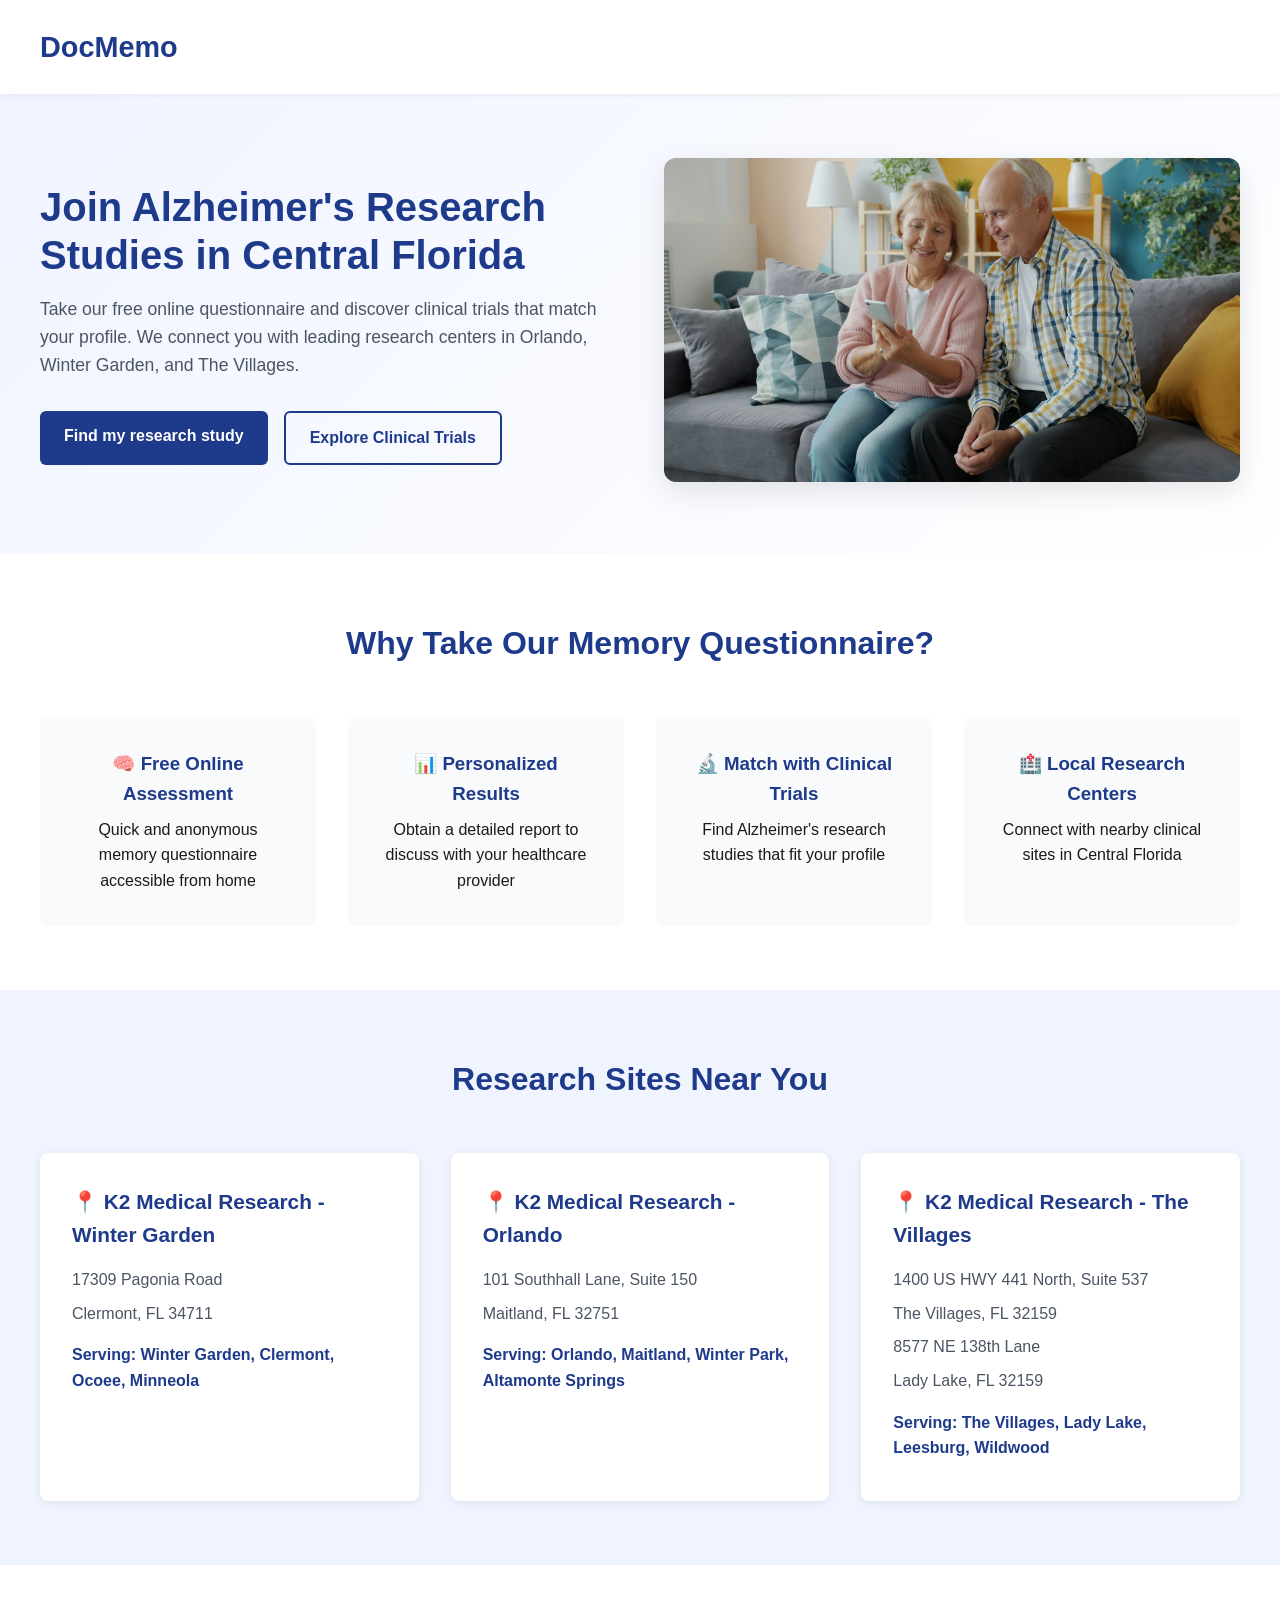
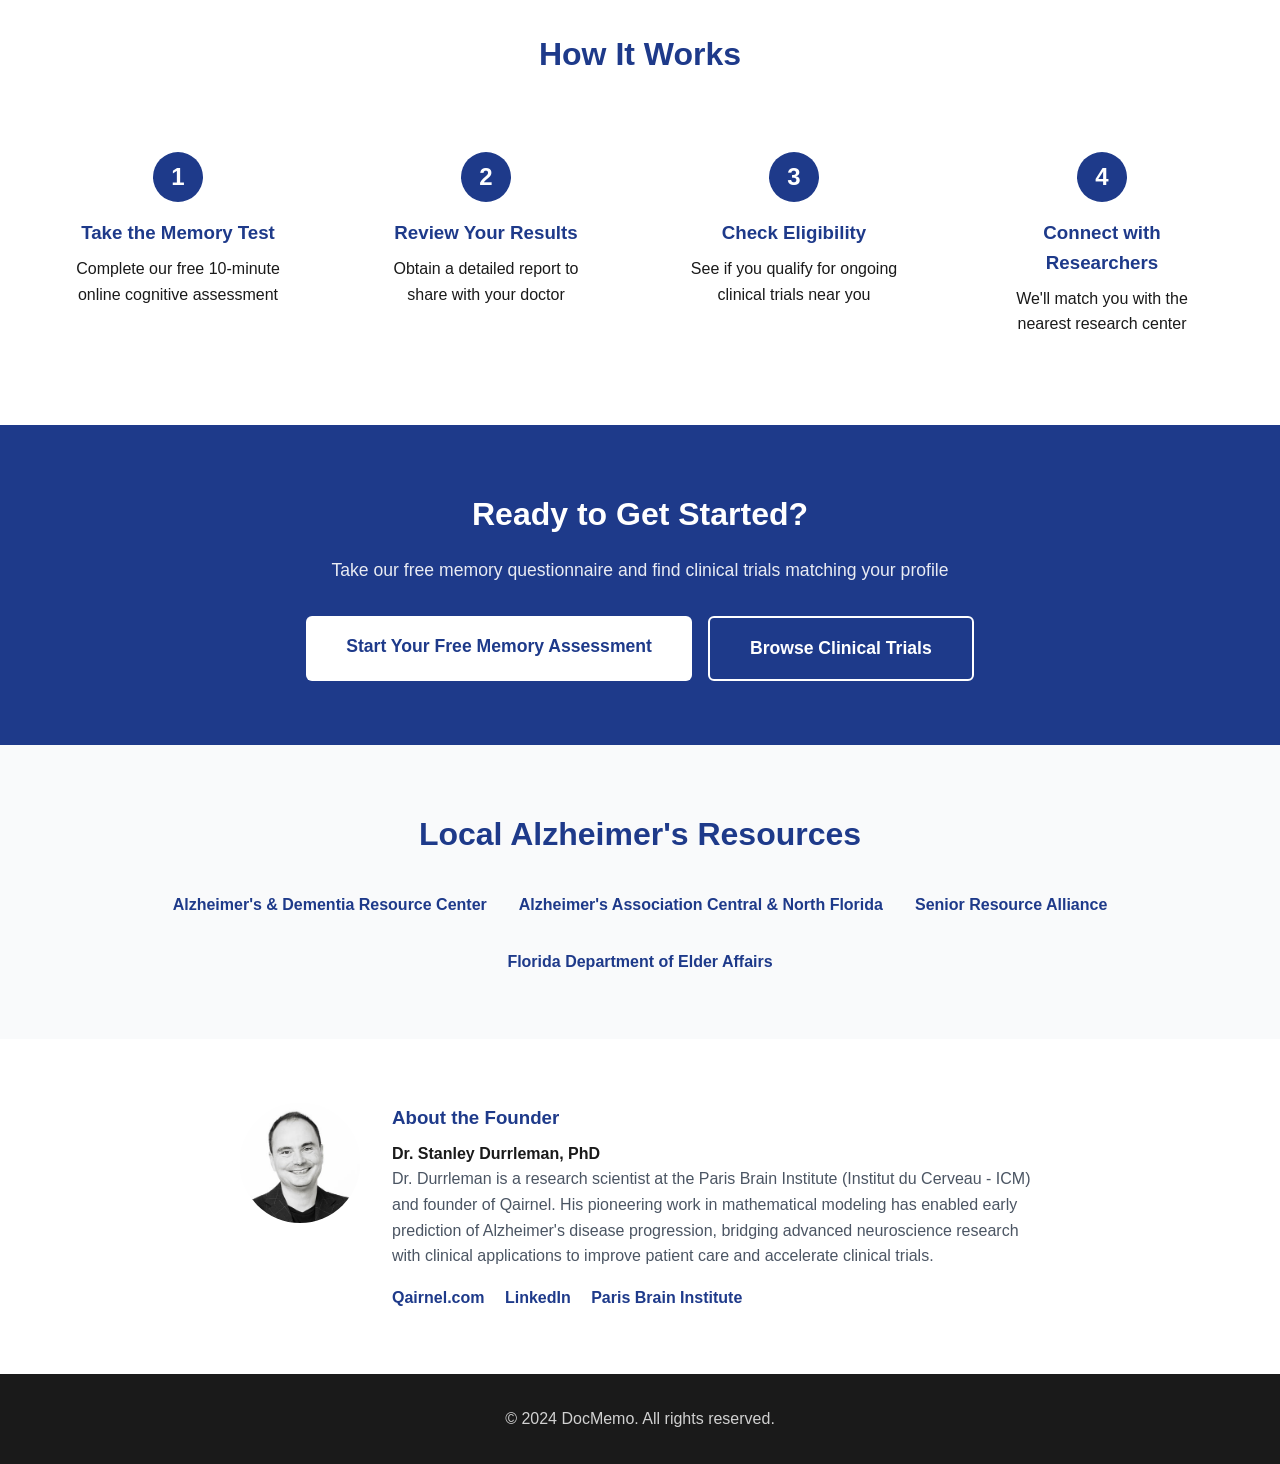
<file: florida/central-florida/index.html>
<!DOCTYPE html>
<html lang="en">

<head>
    <meta charset="UTF-8">
    <meta name="viewport" content="width=device-width, initial-scale=1.0">
    <meta name="description"
        content="Free online memory questionnaire for Alzheimer's research. Find clinical trials in Orlando, Winter Garden, Clermont, The Villages, and Central Florida.">
    <meta name="keywords"
        content="alzheimer clinical trial, memory test for seniors, dementia test, cognitive test online, Orlando clinical research, Central Florida alzheimer studies, The Villages alzheimer research">
    <meta name="author" content="Dr. Stanley Durrleman, PhD - Paris Brain Institute">
    <meta property="og:title" content="Alzheimer's Clinical Trials - Central Florida">
    <meta property="og:description"
        content="Take our free memory questionnaire and connect with Alzheimer's research studies in Central Florida.">
    <meta property="og:type" content="website">
    <title>Alzheimer's Clinical Trials in Orlando, Winter Garden & The Villages | Free Memory Questionnaire</title>
    <link rel="icon" href="../../pictures/brain.ico" type="image/x-icon">

    <style>
        * {
            margin: 0;
            padding: 0;
            box-sizing: border-box;
        }

        body {
            font-family: -apple-system, BlinkMacSystemFont, 'Segoe UI', 'Helvetica Neue', Arial, sans-serif;
            line-height: 1.6;
            color: #1a1a1a;
            background-color: #ffffff;
        }

        .header {
            background-color: #ffffff;
            padding: 1.5rem 2rem;
            box-shadow: 0 2px 4px rgba(0, 0, 0, 0.05);
            position: sticky;
            top: 0;
            z-index: 100;
        }

        .header-content {
            max-width: 1200px;
            margin: 0 auto;
            display: flex;
            justify-content: space-between;
            align-items: center;
        }

        .logo {
            font-size: 1.8rem;
            font-weight: 700;
            color: #1e3a8a;
        }

        .cta-button {
            background-color: #1e3a8a;
            color: white;
            padding: 0.75rem 1.5rem;
            border-radius: 6px;
            text-decoration: none;
            font-weight: 600;
            transition: background-color 0.3s;
        }

        .cta-button:hover {
            background-color: #1e40af;
        }

        .cta-button-secondary {
            background-color: transparent;
            color: #1e3a8a;
            padding: 0.75rem 1.5rem;
            border: 2px solid #1e3a8a;
            border-radius: 6px;
            text-decoration: none;
            font-weight: 600;
            transition: all 0.3s;
        }

        .cta-button-secondary:hover {
            background-color: #1e3a8a;
            color: white;
        }

        .hero {
            background: linear-gradient(135deg, #f0f4ff 0%, #ffffff 100%);
            padding: 4rem 2rem;
        }

        .hero-content {
            max-width: 1200px;
            margin: 0 auto;
            display: grid;
            grid-template-columns: 1fr 1fr;
            gap: 3rem;
            align-items: center;
        }

        .hero-text h1 {
            font-size: 2.5rem;
            color: #1e3a8a;
            margin-bottom: 1rem;
            line-height: 1.2;
        }

        .hero-text p {
            font-size: 1.1rem;
            color: #4b5563;
            margin-bottom: 2rem;
        }

        .hero-image {
            text-align: right;
        }

        .hero-image img {
            max-width: 100%;
            border-radius: 12px;
            box-shadow: 0 10px 30px rgba(0, 0, 0, 0.1);
        }

        .benefits {
            padding: 4rem 2rem;
            background-color: #ffffff;
        }

        .benefits-content {
            max-width: 1200px;
            margin: 0 auto;
        }

        .benefits h2 {
            text-align: center;
            font-size: 2rem;
            color: #1e3a8a;
            margin-bottom: 3rem;
        }

        .benefits-grid {
            display: grid;
            grid-template-columns: repeat(auto-fit, minmax(250px, 1fr));
            gap: 2rem;
        }

        .benefit-card {
            padding: 2rem;
            background-color: #f9fafb;
            border-radius: 8px;
            text-align: center;
        }

        .benefit-card h3 {
            color: #1e3a8a;
            margin-bottom: 0.5rem;
        }

        .locations {
            padding: 4rem 2rem;
            background-color: #f0f4ff;
        }

        .locations-content {
            max-width: 1200px;
            margin: 0 auto;
        }

        .locations h2 {
            text-align: center;
            font-size: 2rem;
            color: #1e3a8a;
            margin-bottom: 3rem;
        }

        .locations-grid {
            display: grid;
            grid-template-columns: repeat(auto-fit, minmax(280px, 1fr));
            gap: 2rem;
        }

        .location-card {
            background-color: white;
            padding: 2rem;
            border-radius: 8px;
            box-shadow: 0 2px 8px rgba(0, 0, 0, 0.08);
        }

        .location-card h3 {
            color: #1e3a8a;
            margin-bottom: 1rem;
            font-size: 1.3rem;
        }

        .location-card p {
            color: #4b5563;
            margin-bottom: 0.5rem;
        }

        .process {
            padding: 4rem 2rem;
            background-color: #ffffff;
        }

        .process-content {
            max-width: 1200px;
            margin: 0 auto;
        }

        .process h2 {
            text-align: center;
            font-size: 2rem;
            color: #1e3a8a;
            margin-bottom: 3rem;
        }

        .process-steps {
            display: grid;
            grid-template-columns: repeat(auto-fit, minmax(250px, 1fr));
            gap: 2rem;
        }

        .step {
            text-align: center;
            padding: 1.5rem;
        }

        .step-number {
            background-color: #1e3a8a;
            color: white;
            width: 50px;
            height: 50px;
            border-radius: 50%;
            display: flex;
            align-items: center;
            justify-content: center;
            margin: 0 auto 1rem;
            font-size: 1.5rem;
            font-weight: 700;
        }

        .step h3 {
            color: #1e3a8a;
            margin-bottom: 0.5rem;
        }

        .cta-section {
            background-color: #1e3a8a;
            color: white;
            padding: 4rem 2rem;
            text-align: center;
        }

        .cta-section h2 {
            font-size: 2rem;
            margin-bottom: 1rem;
        }

        .cta-section p {
            font-size: 1.1rem;
            margin-bottom: 2rem;
            opacity: 0.9;
        }

        .cta-button-large {
            background-color: white;
            color: #1e3a8a;
            padding: 1rem 2.5rem;
            border-radius: 6px;
            text-decoration: none;
            font-weight: 700;
            font-size: 1.1rem;
            display: inline-block;
            transition: transform 0.3s;
        }

        .cta-button-large:hover {
            transform: translateY(-2px);
        }

        .cta-button-large-secondary {
            background-color: transparent;
            color: white;
            padding: 1rem 2.5rem;
            border: 2px solid white;
            border-radius: 6px;
            text-decoration: none;
            font-weight: 700;
            font-size: 1.1rem;
            display: inline-block;
            transition: all 0.3s;
        }

        .cta-button-large-secondary:hover {
            background-color: white;
            color: #1e3a8a;
        }

        .resources {
            padding: 4rem 2rem;
            background-color: #f9fafb;
        }

        .resources-content {
            max-width: 1200px;
            margin: 0 auto;
        }

        .resources h2 {
            text-align: center;
            font-size: 2rem;
            color: #1e3a8a;
            margin-bottom: 2rem;
        }

        .resources-links {
            display: flex;
            flex-wrap: wrap;
            justify-content: center;
            gap: 2rem;
        }

        .resources-links a {
            color: #1e3a8a;
            text-decoration: none;
            font-weight: 600;
        }

        .resources-links a:hover {
            text-decoration: underline;
        }

        .author-bio {
            padding: 4rem 2rem;
            background-color: #ffffff;
        }

        .author-content {
            max-width: 800px;
            margin: 0 auto;
            display: flex;
            gap: 2rem;
            align-items: flex-start;
        }

        .author-image {
            flex-shrink: 0;
        }

        .author-image img {
            width: 120px;
            height: 120px;
            border-radius: 50%;
            object-fit: cover;
        }

        .author-text h3 {
            color: #1e3a8a;
            margin-bottom: 0.5rem;
        }

        .author-text p {
            color: #4b5563;
            margin-bottom: 1rem;
        }

        .author-links a {
            color: #1e3a8a;
            text-decoration: none;
            margin-right: 1rem;
            font-weight: 600;
        }

        footer {
            background-color: #1a1a1a;
            color: white;
            padding: 2rem;
            text-align: center;
        }

        footer p {
            opacity: 0.8;
        }

        @media (max-width: 768px) {
            .hero-content {
                grid-template-columns: 1fr;
            }

            .hero-text h1 {
                font-size: 2rem;
            }

            .hero-image {
                text-align: center;
            }

            .author-content {
                flex-direction: column;
                text-align: center;
            }
        }

        .content-section {
            padding: 4rem 2rem;
        }

        .content-container {
            max-width: 800px;
            margin: 0 auto;
        }

        .content-container h2 {
            font-size: 2rem;
            color: #1e3a8a;
            margin-bottom: 2rem;
            text-align: center;
        }

        .content-container h3 {
            font-size: 1.5rem;
            color: #1e3a8a;
            margin-top: 2.5rem;
            margin-bottom: 1rem;
        }

        .content-container p {
            margin-bottom: 1.5rem;
            color: #4b5563;
            font-size: 1.1rem;
            line-height: 1.8;
        }

        .content-container ul {
            margin-bottom: 1.5rem;
            padding-left: 1.5rem;
            color: #4b5563;
        }

        .content-container li {
            margin-bottom: 0.75rem;
            font-size: 1.1rem;
        }

        .bg-gray {
            background-color: #f9fafb;
        }

        .bg-white {
            background-color: #ffffff;
        }

        .bg-blue-light {
            background-color: #f0f4ff;
        }



        /* Utility to hide elements if needed, though not strictly necessary if we restructure HTML */
    </style>
</head>

<body>
    <header class="header">
        <div class="header-content">
            <div class="logo">DocMemo</div>
        </div>
    </header>

    <main>
        <section class="hero">
            <div class="hero-content">
                <div class="hero-text">
                    <h1>Join Alzheimer's Research Studies in Central Florida</h1>
                    <p>Take our free online questionnaire and discover clinical trials that match your profile.
                        We connect you with leading research centers in Orlando, Winter Garden, and The Villages.</p>
                    <div style="display: flex; gap: 1rem; flex-wrap: wrap;">
                        <a href="https://docmemo.com/trial-finder" class="cta-button">Find my research study</a>
                        <a href="https://docmemo.com/clinical-trials" class="cta-button-secondary">Explore Clinical
                            Trials</a>
                    </div>
                </div>
                <div class="hero-image">
                    <img src="../../pictures/Senior taking memory assessment.jpg" alt="Senior taking memory assessment"
                        fetchpriority="high">
                </div>
            </div>
        </section>

        <section class="benefits">
            <div class="benefits-content">
                <h2>Why Take Our Memory Questionnaire?</h2>
                <div class="benefits-grid">
                    <div class="benefit-card">
                        <h3>🧠 Free Online Assessment</h3>
                        <p>Quick and anonymous memory questionnaire accessible from home</p>
                    </div>
                    <div class="benefit-card">
                        <h3>📊 Personalized Results</h3>
                        <p>Obtain a detailed report to discuss with your healthcare provider</p>
                    </div>
                    <div class="benefit-card">
                        <h3>🔬 Match with Clinical Trials</h3>
                        <p>Find Alzheimer's research studies that fit your profile</p>
                    </div>
                    <div class="benefit-card">
                        <h3>🏥 Local Research Centers</h3>
                        <p>Connect with nearby clinical sites in Central Florida</p>
                    </div>
                </div>
            </div>
        </section>

        <section class="locations">
            <div class="locations-content">
                <h2>Research Sites Near You</h2>
                <div class="locations-grid">
                    <div class="location-card">
                        <h3>📍 K2 Medical Research - Winter Garden</h3>
                        <p>17309 Pagonia Road</p>
                        <p>Clermont, FL 34711</p>
                        <p style="margin-top: 1rem; color: #1e3a8a; font-weight: 600;">Serving: Winter Garden, Clermont,
                            Ocoee, Minneola</p>
                    </div>
                    <div class="location-card">
                        <h3>📍 K2 Medical Research - Orlando</h3>
                        <p>101 Southhall Lane, Suite 150</p>
                        <p>Maitland, FL 32751</p>
                        <p style="margin-top: 1rem; color: #1e3a8a; font-weight: 600;">Serving: Orlando, Maitland,
                            Winter Park, Altamonte Springs</p>
                    </div>
                    <div class="location-card">
                        <h3>📍 K2 Medical Research - The Villages</h3>
                        <p>1400 US HWY 441 North, Suite 537</p>
                        <p>The Villages, FL 32159</p>
                        <p style="margin-top: 0.5rem;">8577 NE 138th Lane</p>
                        <p>Lady Lake, FL 32159</p>
                        <p style="margin-top: 1rem; color: #1e3a8a; font-weight: 600;">Serving: The Villages, Lady Lake,
                            Leesburg, Wildwood</p>
                    </div>
                </div>
            </div>
        </section>



        <section class="process">
            <div class="process-content">
                <h2>How It Works</h2>
                <div class="process-steps">
                    <div class="step">
                        <div class="step-number">1</div>
                        <h3>Take the Memory Test</h3>
                        <p>Complete our free 10-minute online cognitive assessment</p>
                    </div>
                    <div class="step">
                        <div class="step-number">2</div>
                        <h3>Review Your Results</h3>
                        <p>Obtain a detailed report to share with your doctor</p>
                    </div>
                    <div class="step">
                        <div class="step-number">3</div>
                        <h3>Check Eligibility</h3>
                        <p>See if you qualify for ongoing clinical trials near you</p>
                    </div>
                    <div class="step">
                        <div class="step-number">4</div>
                        <h3>Connect with Researchers</h3>
                        <p>We'll match you with the nearest research center</p>
                    </div>
                </div>
            </div>
        </section>

        <section class="cta-section">
            <h2>Ready to Get Started?</h2>
            <p>Take our free memory questionnaire and find clinical trials matching your profile</p>
            <div style="display: flex; gap: 1rem; justify-content: center; flex-wrap: wrap;">
                <a href="https://docmemo.com/questionnaire" class="cta-button-large">Start Your Free Memory
                    Assessment</a>
                <a href="https://docmemo.com/clinical-trials" class="cta-button-large-secondary">Browse Clinical
                    Trials</a>
            </div>
        </section>

        <section class="resources">
            <div class="resources-content">
                <h2>Local Alzheimer's Resources</h2>
                <div class="resources-links">
                    <a href="https://www.adrccares.org/" target="_blank" rel="noopener">Alzheimer's & Dementia Resource
                        Center</a>
                    <a href="https://www.alz.org/cnfl" target="_blank" rel="noopener">Alzheimer's Association Central &
                        North Florida</a>
                    <a href="https://www.seniorresourcealliance.org/" target="_blank" rel="noopener">Senior Resource
                        Alliance</a>
                    <a href="https://elderaffairs.org/" target="_blank" rel="noopener">Florida Department of Elder
                        Affairs</a>
                </div>
            </div>
        </section>

        <section class="author-bio">
            <div class="author-content">
                <div class="author-image">
                    <img src="../../pictures/Stanley Durrleman.jpg" alt="Dr. Stanley Durrleman">
                </div>
                <div class="author-text">
                    <h3>About the Founder</h3>
                    <h4>Dr. Stanley Durrleman, PhD</h4>
                    <p>Dr. Durrleman is a research scientist at the Paris Brain Institute (Institut du Cerveau - ICM)
                        and
                        founder of Qairnel. His pioneering work in mathematical modeling has enabled early prediction of
                        Alzheimer's disease progression, bridging advanced neuroscience research with clinical
                        applications
                        to improve patient care and accelerate clinical trials.</p>
                    <div class="author-links">
                        <a href="https://qairnel.com/" target="_blank" rel="noopener">Qairnel.com</a>
                        <a href="https://www.linkedin.com/in/stanley-durrleman-1725336/" target="_blank"
                            rel="noopener">LinkedIn</a>
                        <a href="https://www.institutducerveau-icm.org/en/" target="_blank" rel="noopener">Paris Brain
                            Institute</a>
                    </div>
                </div>
            </div>
        </section>
    </main>

    <footer>
        <p>&copy; 2024 DocMemo. All rights reserved.</p>
    </footer>


</body>

</html>
</file>
